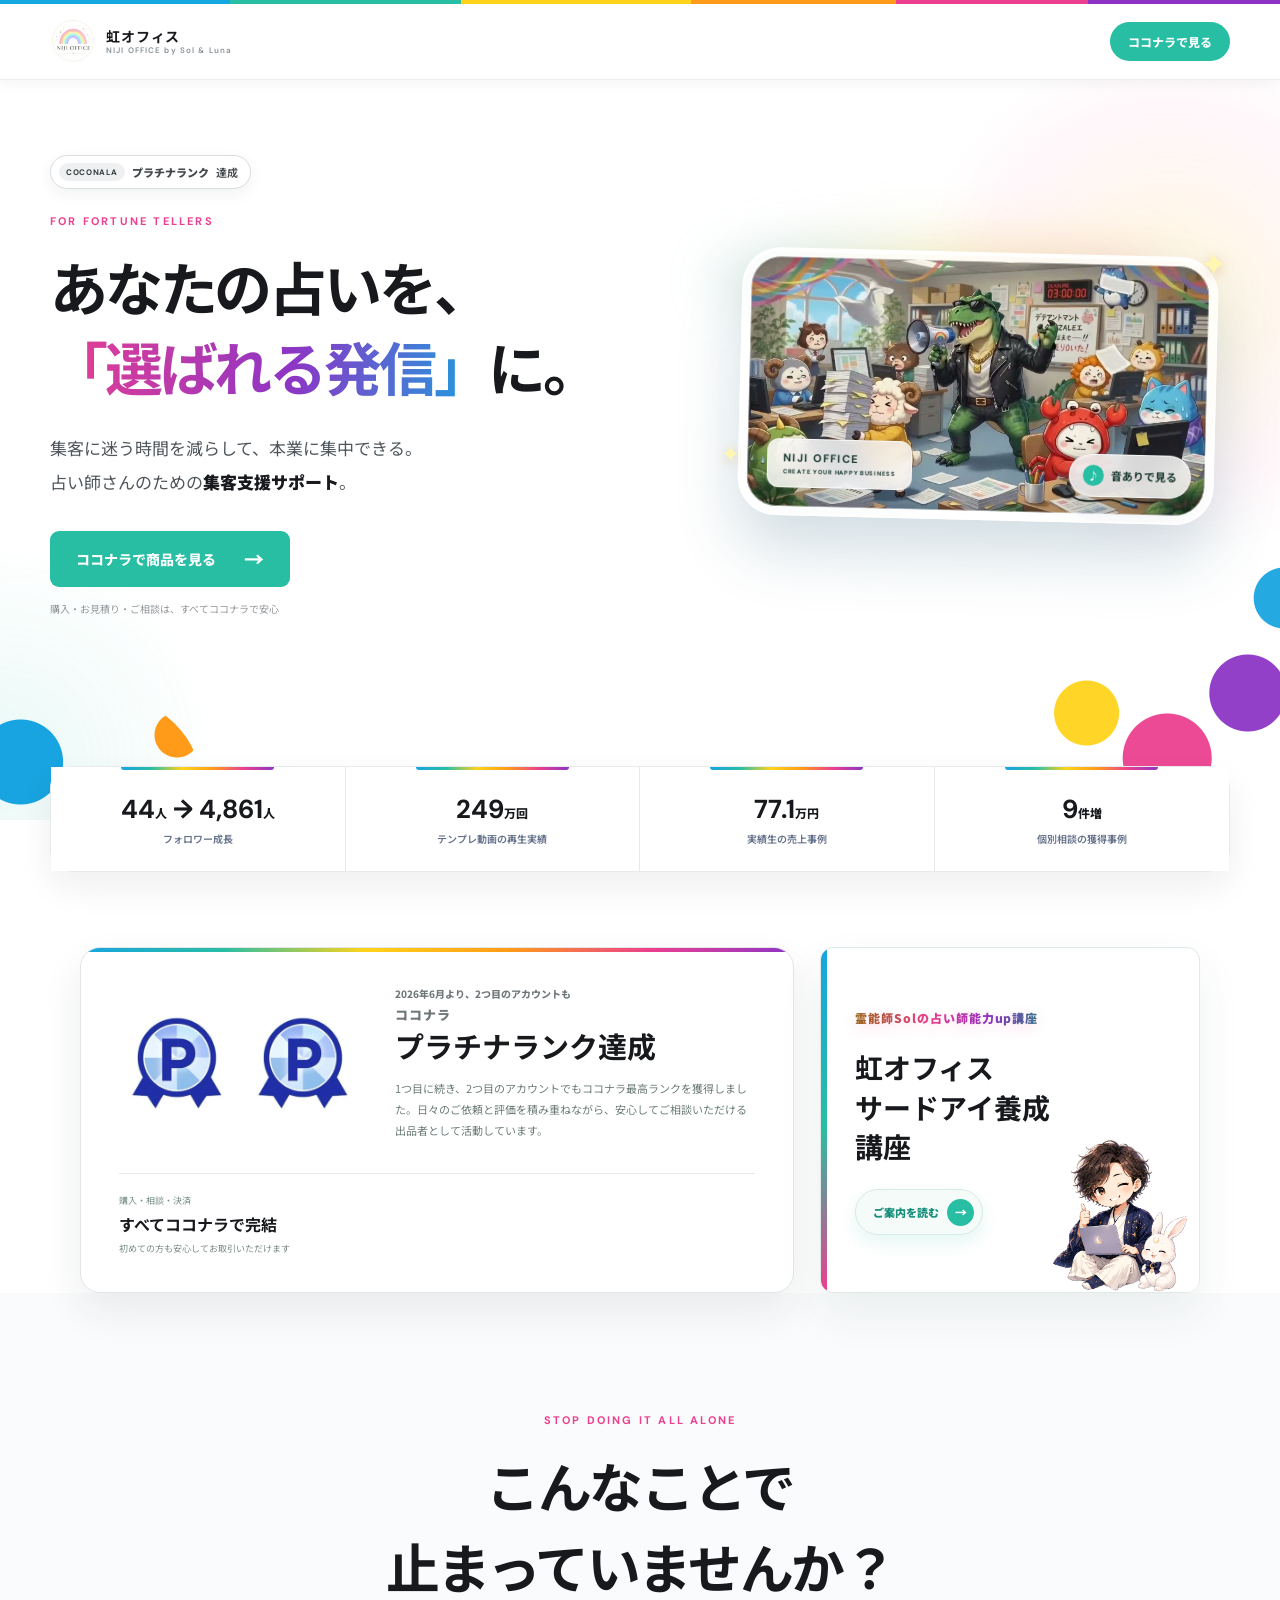
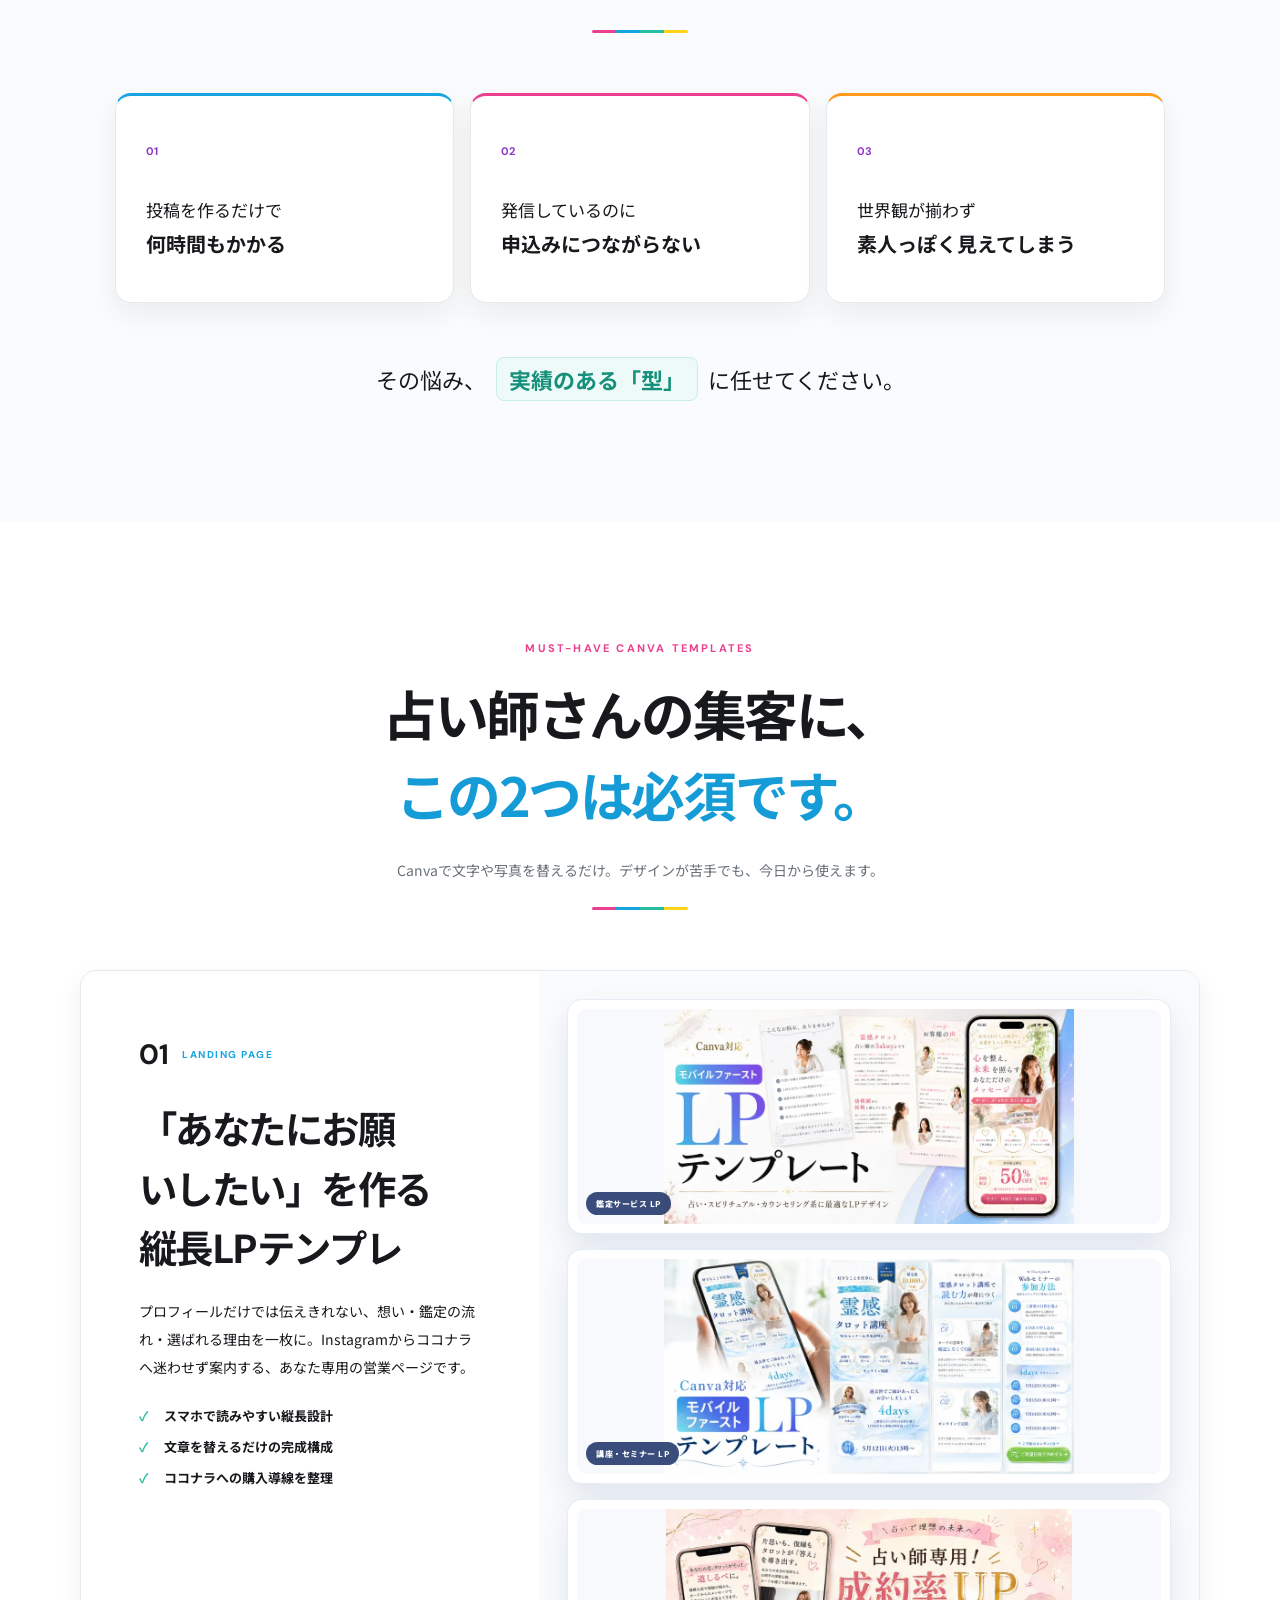
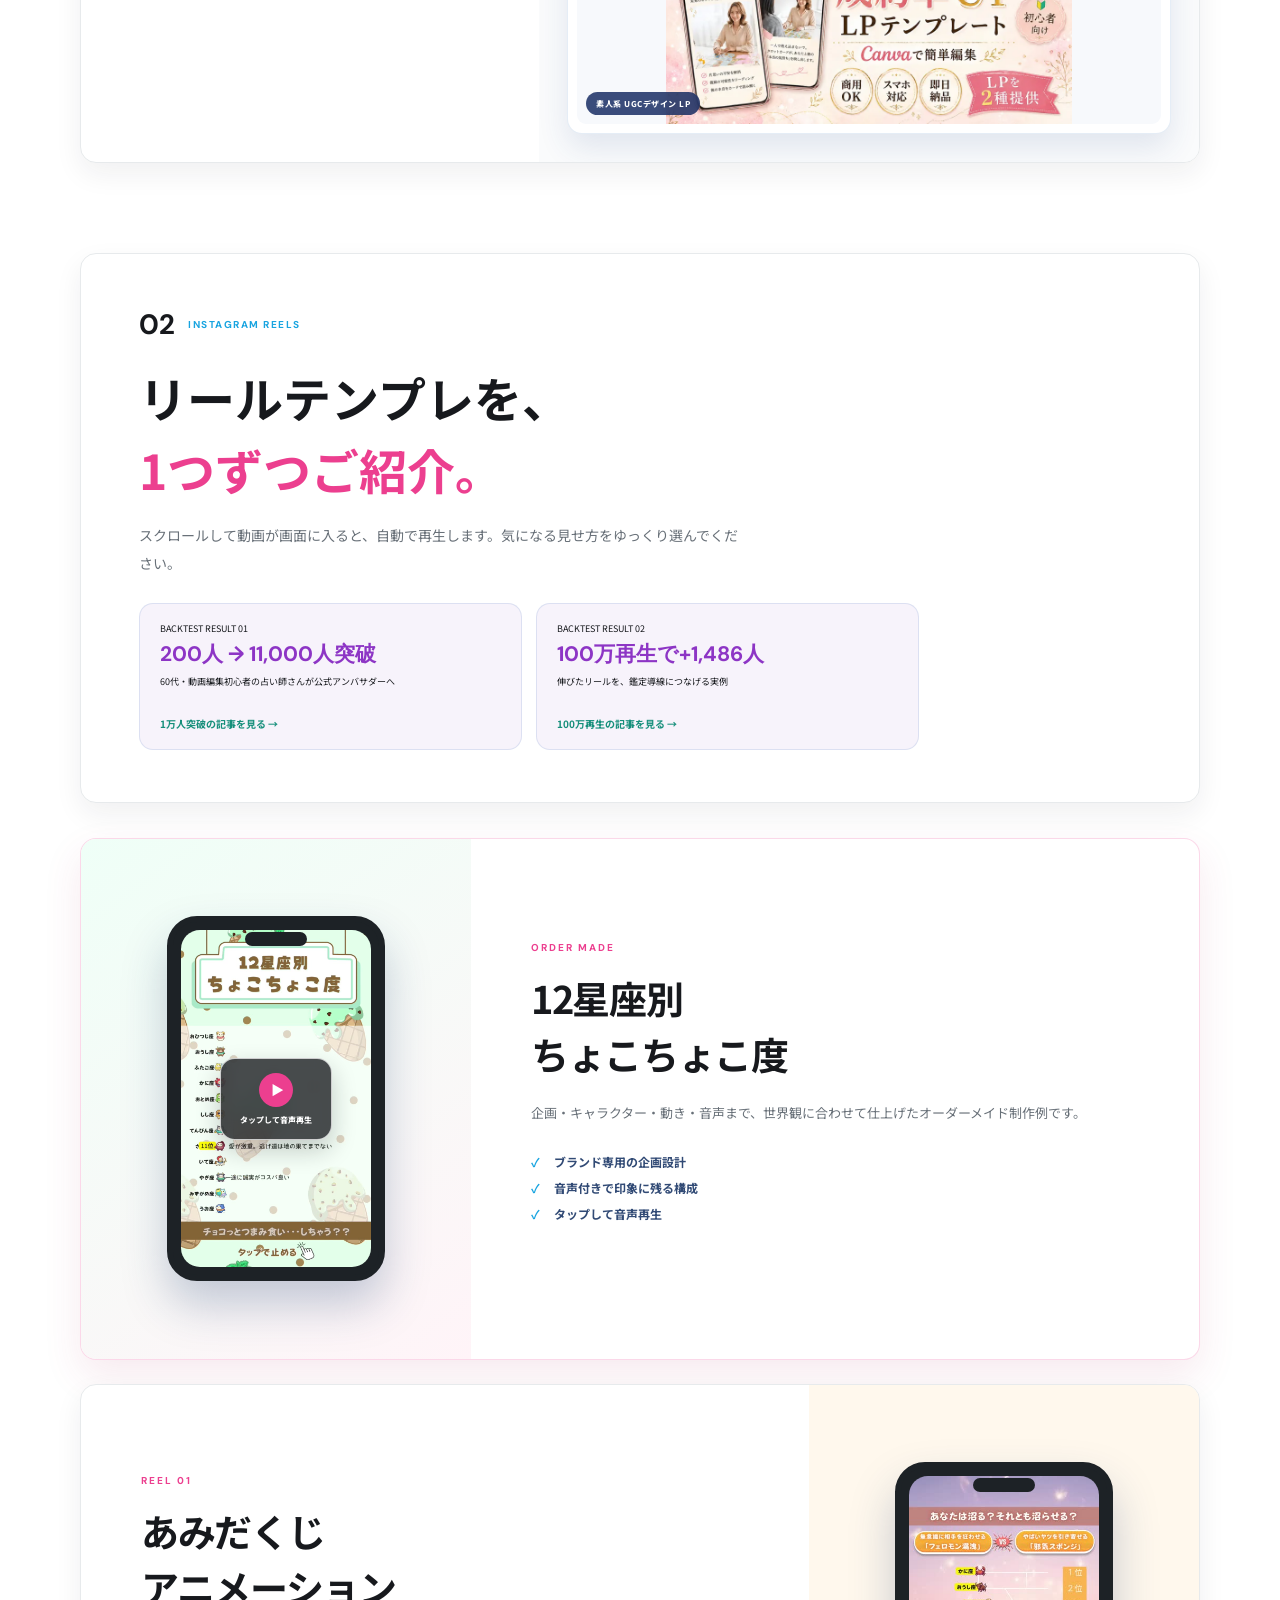
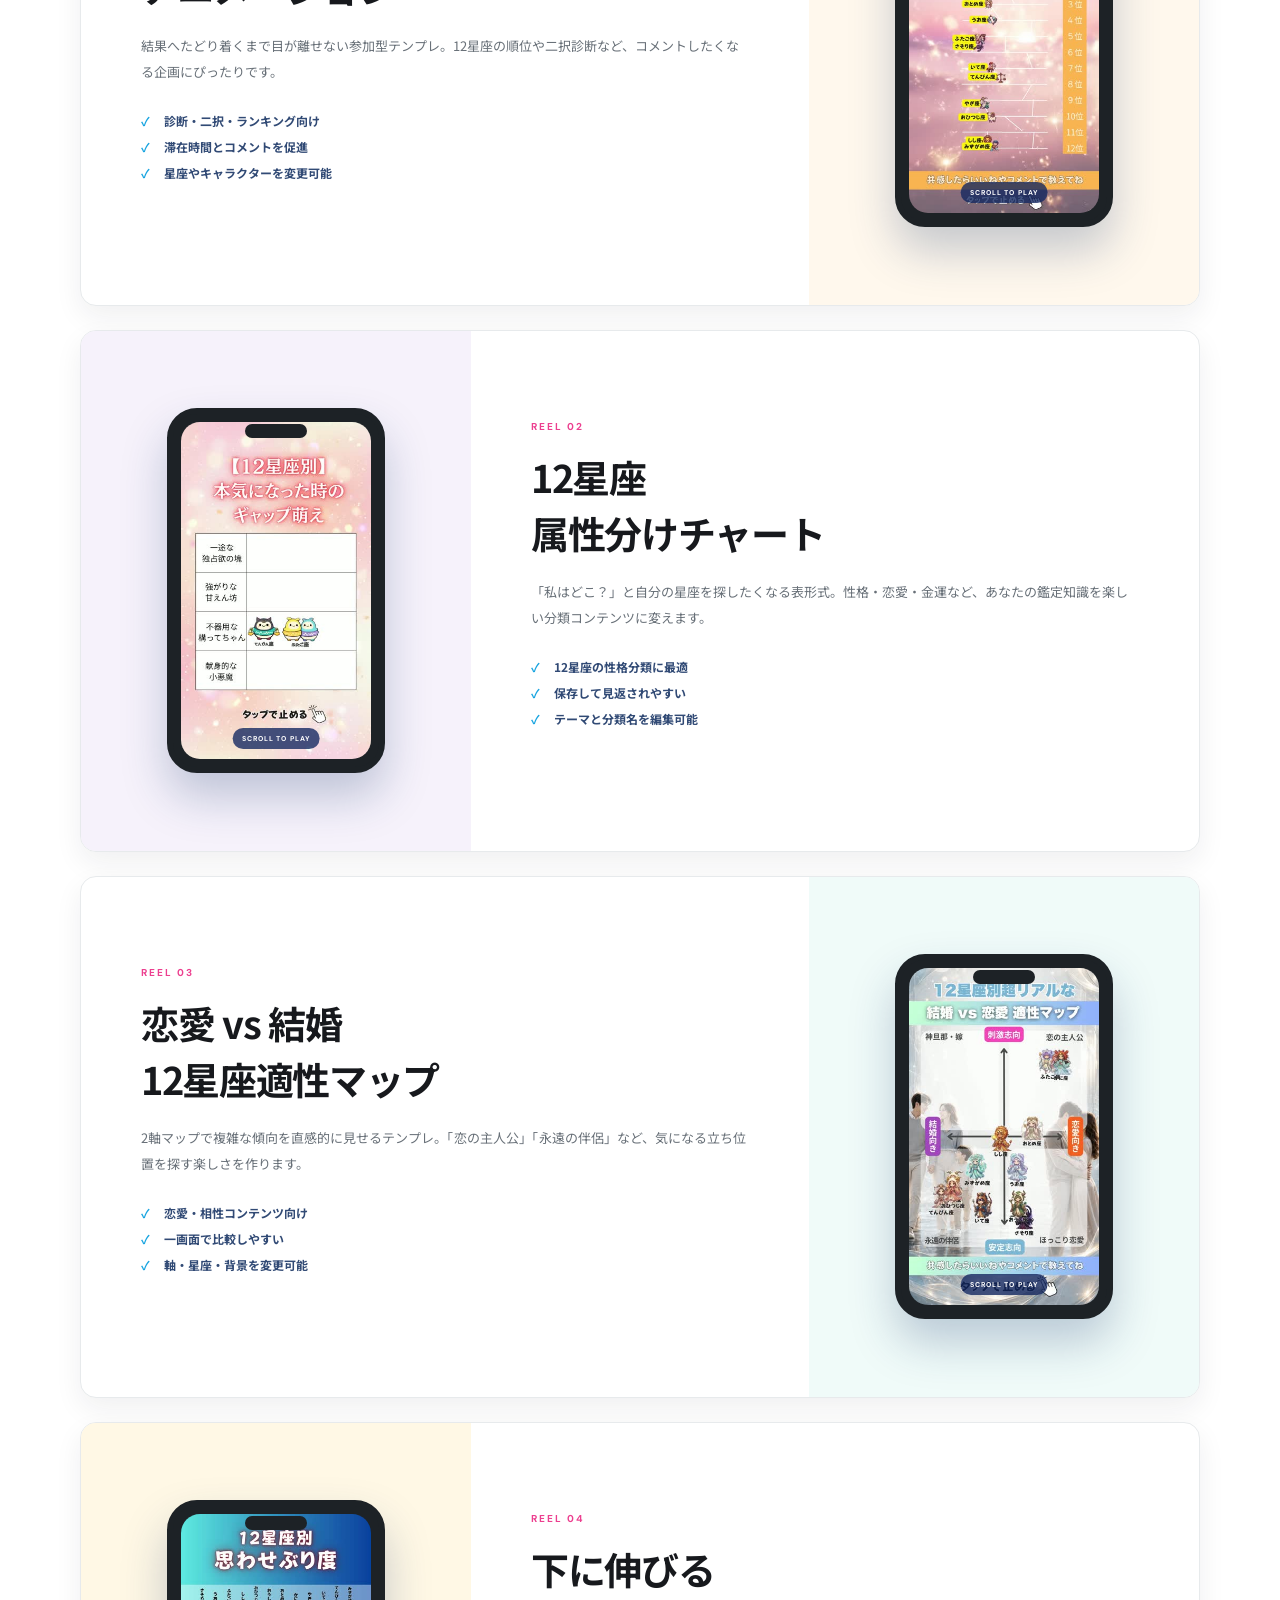
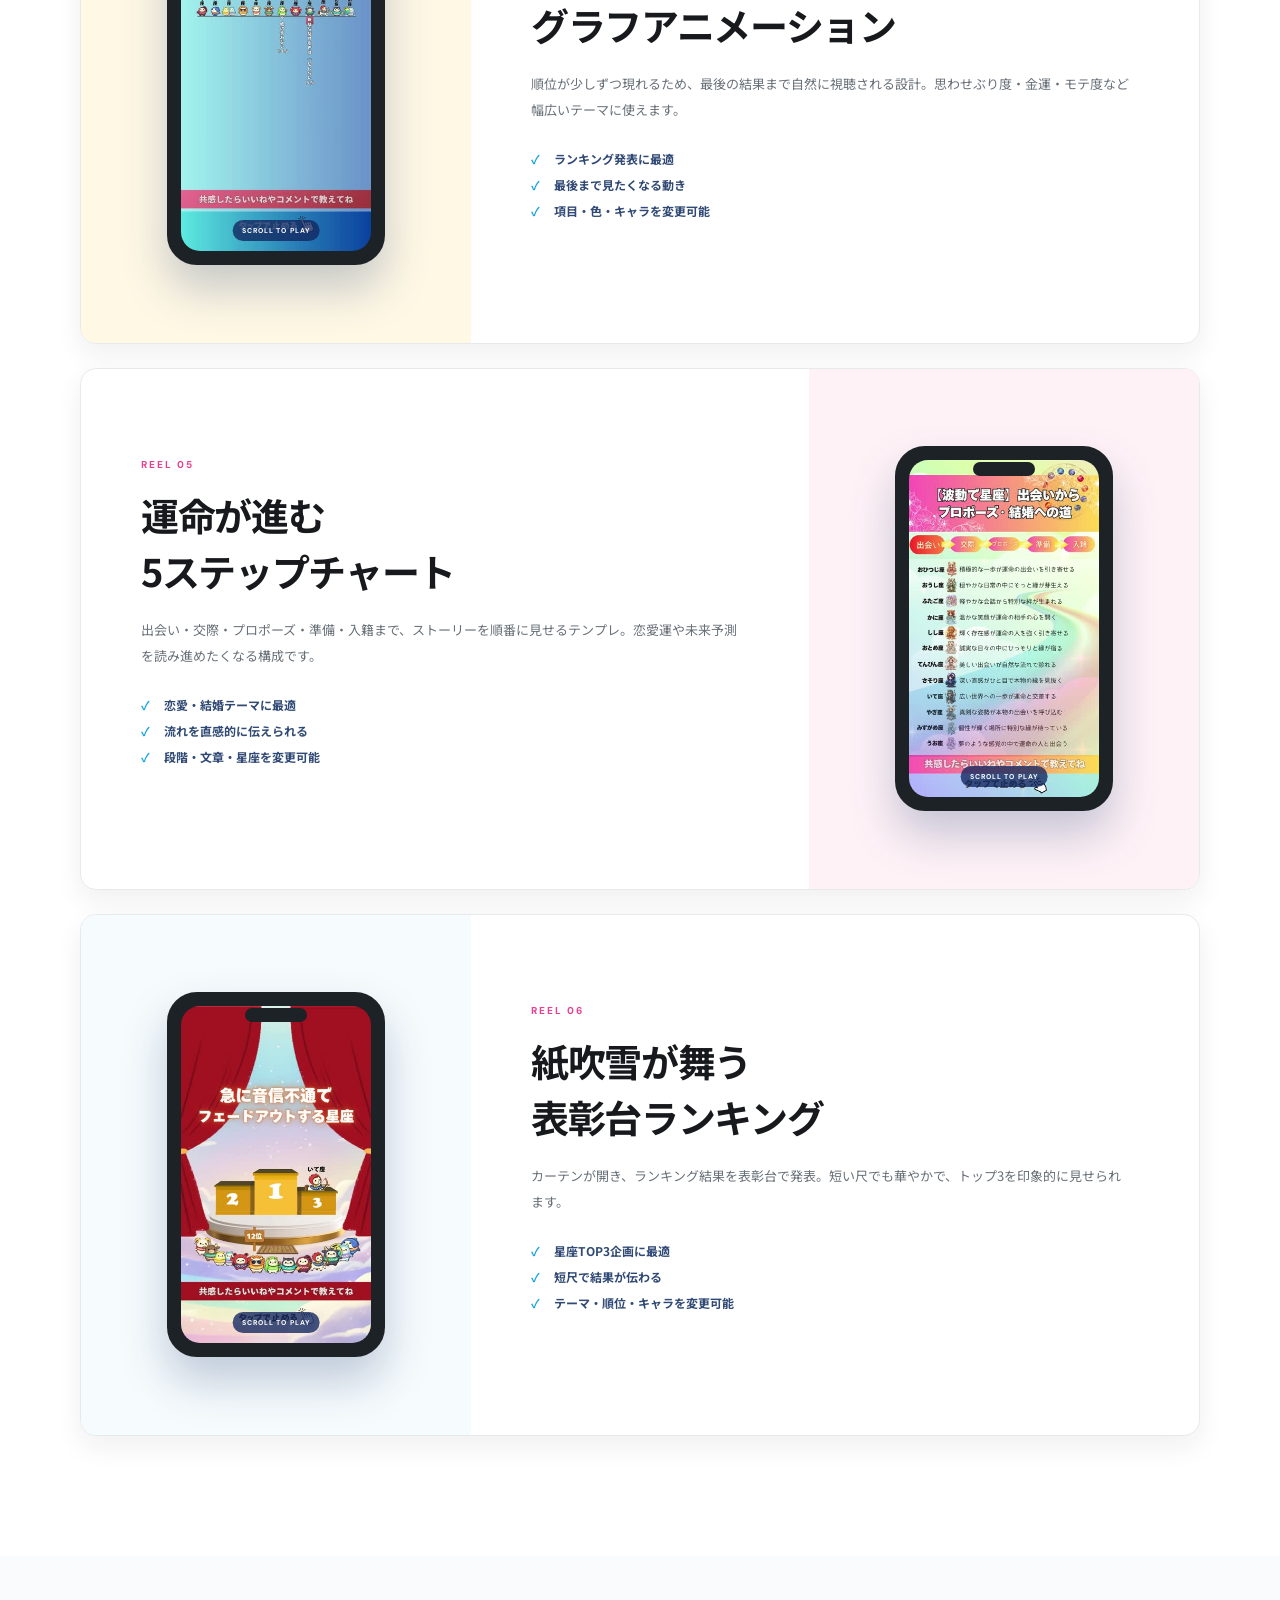
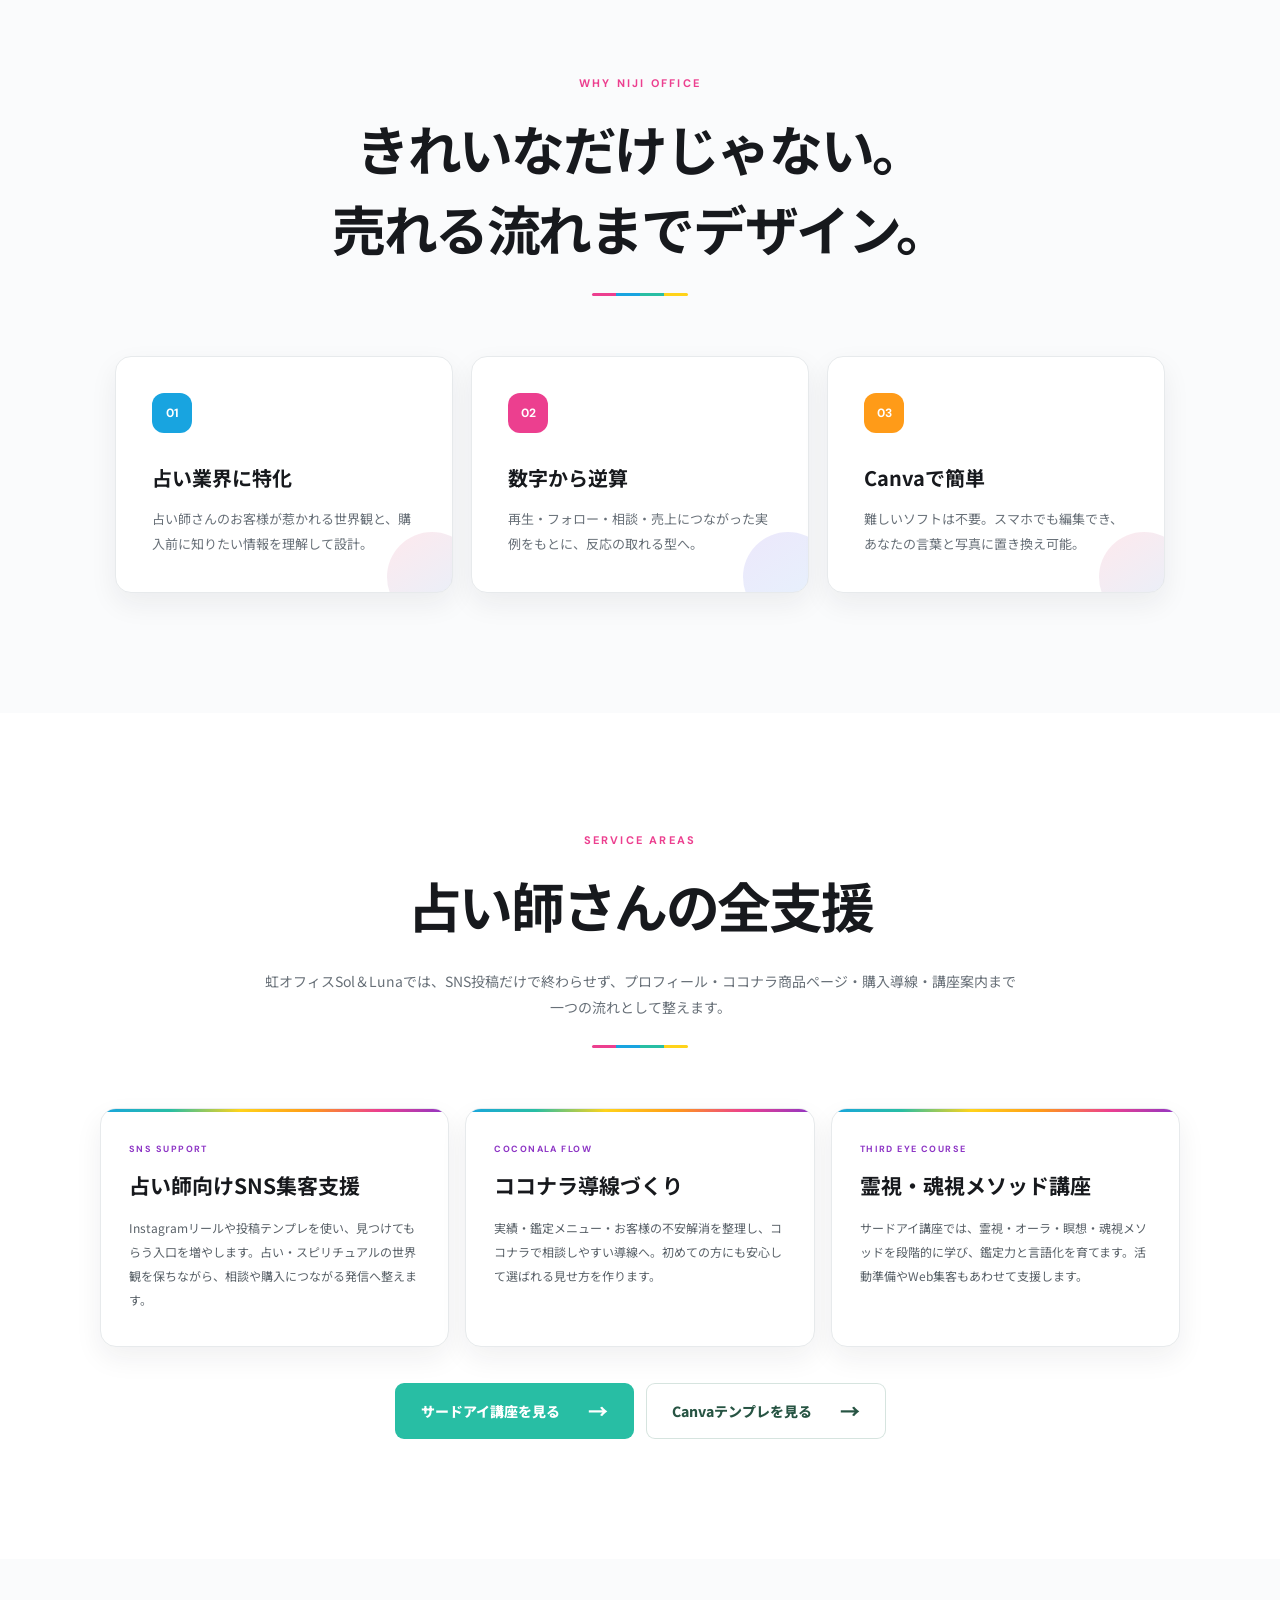
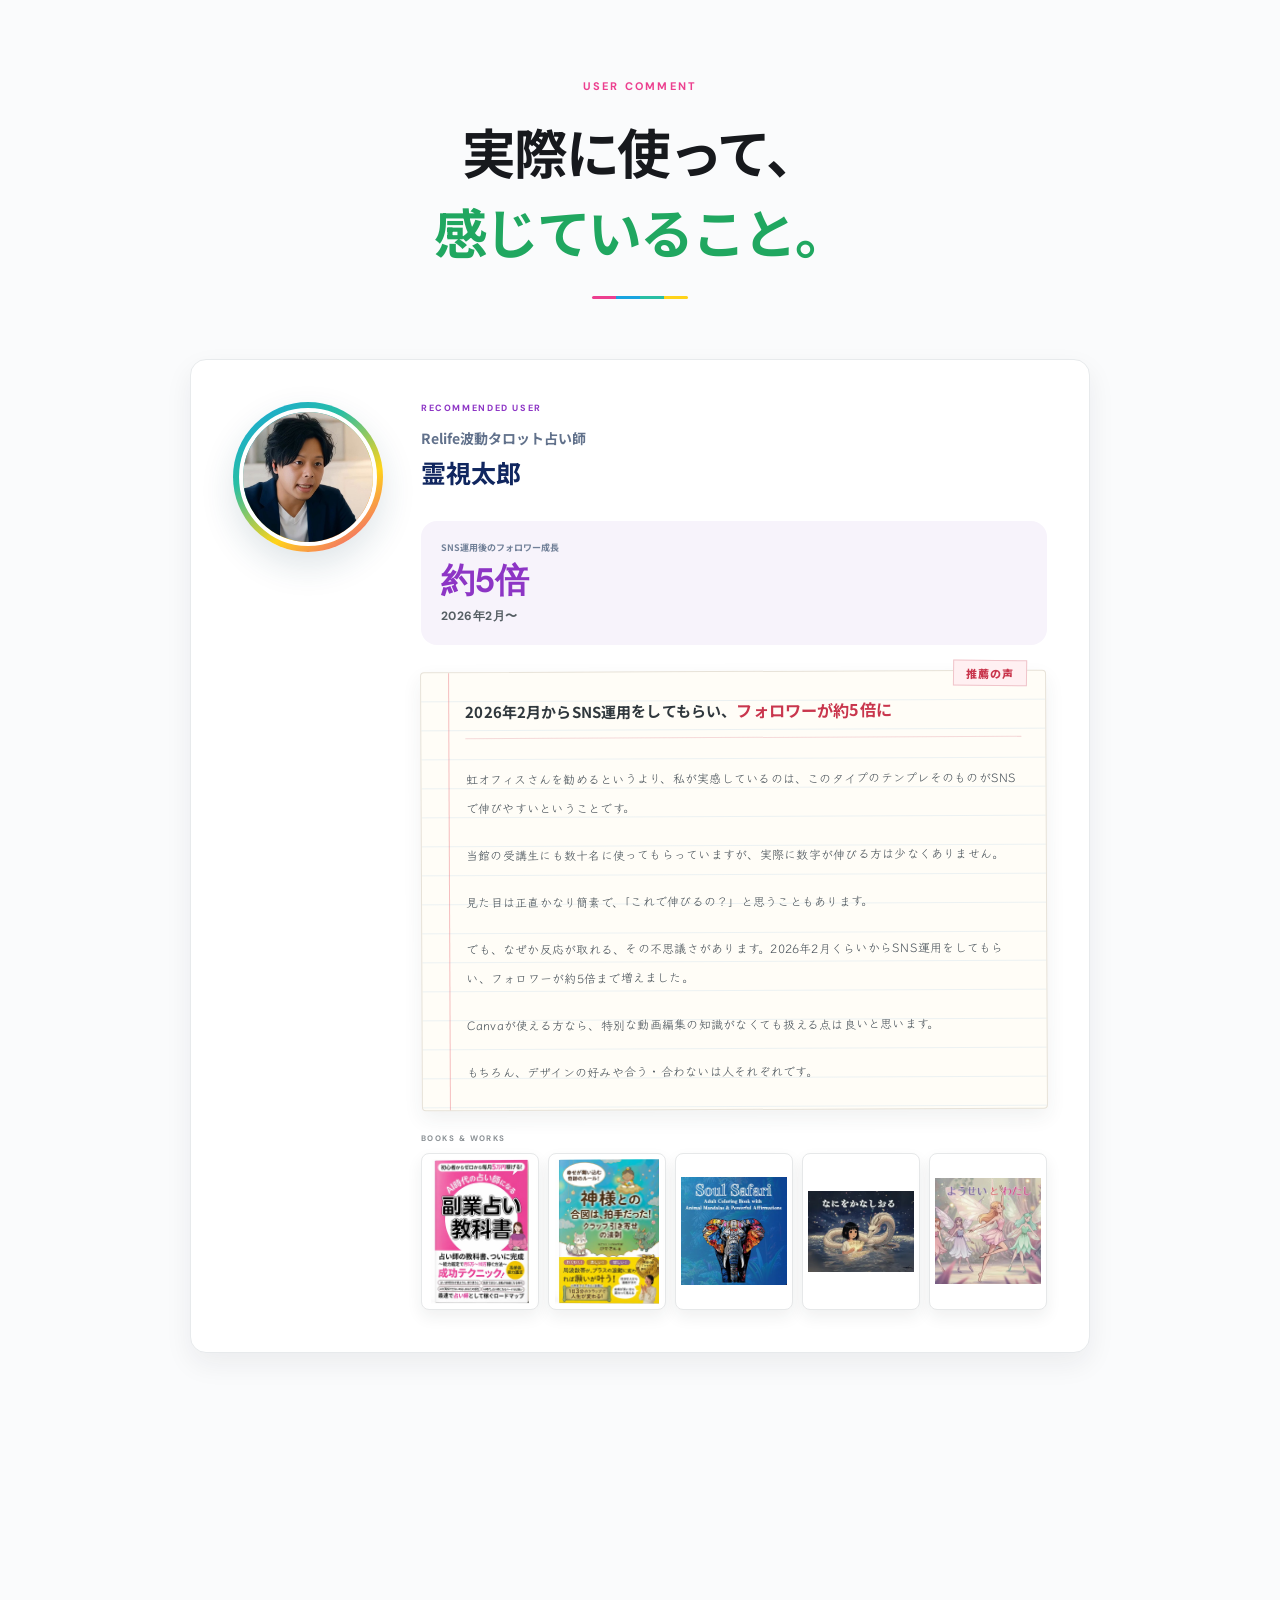
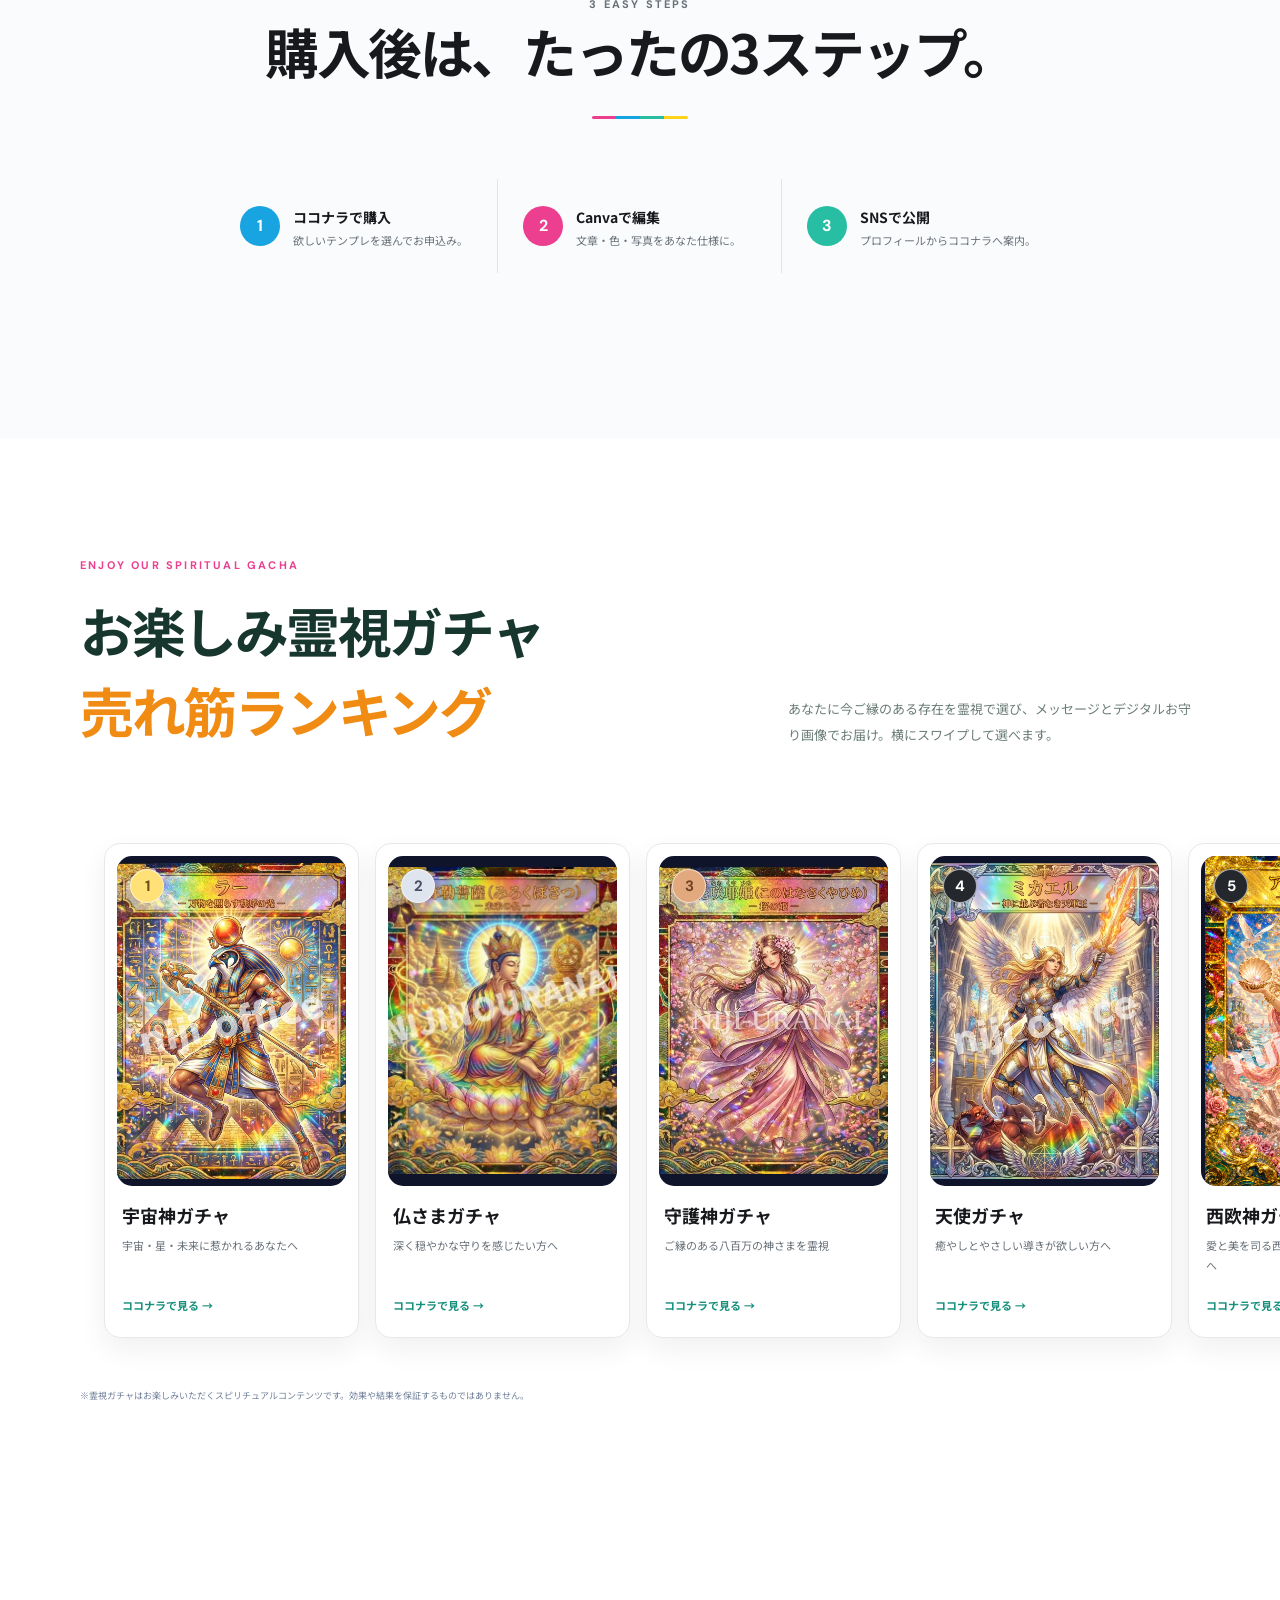
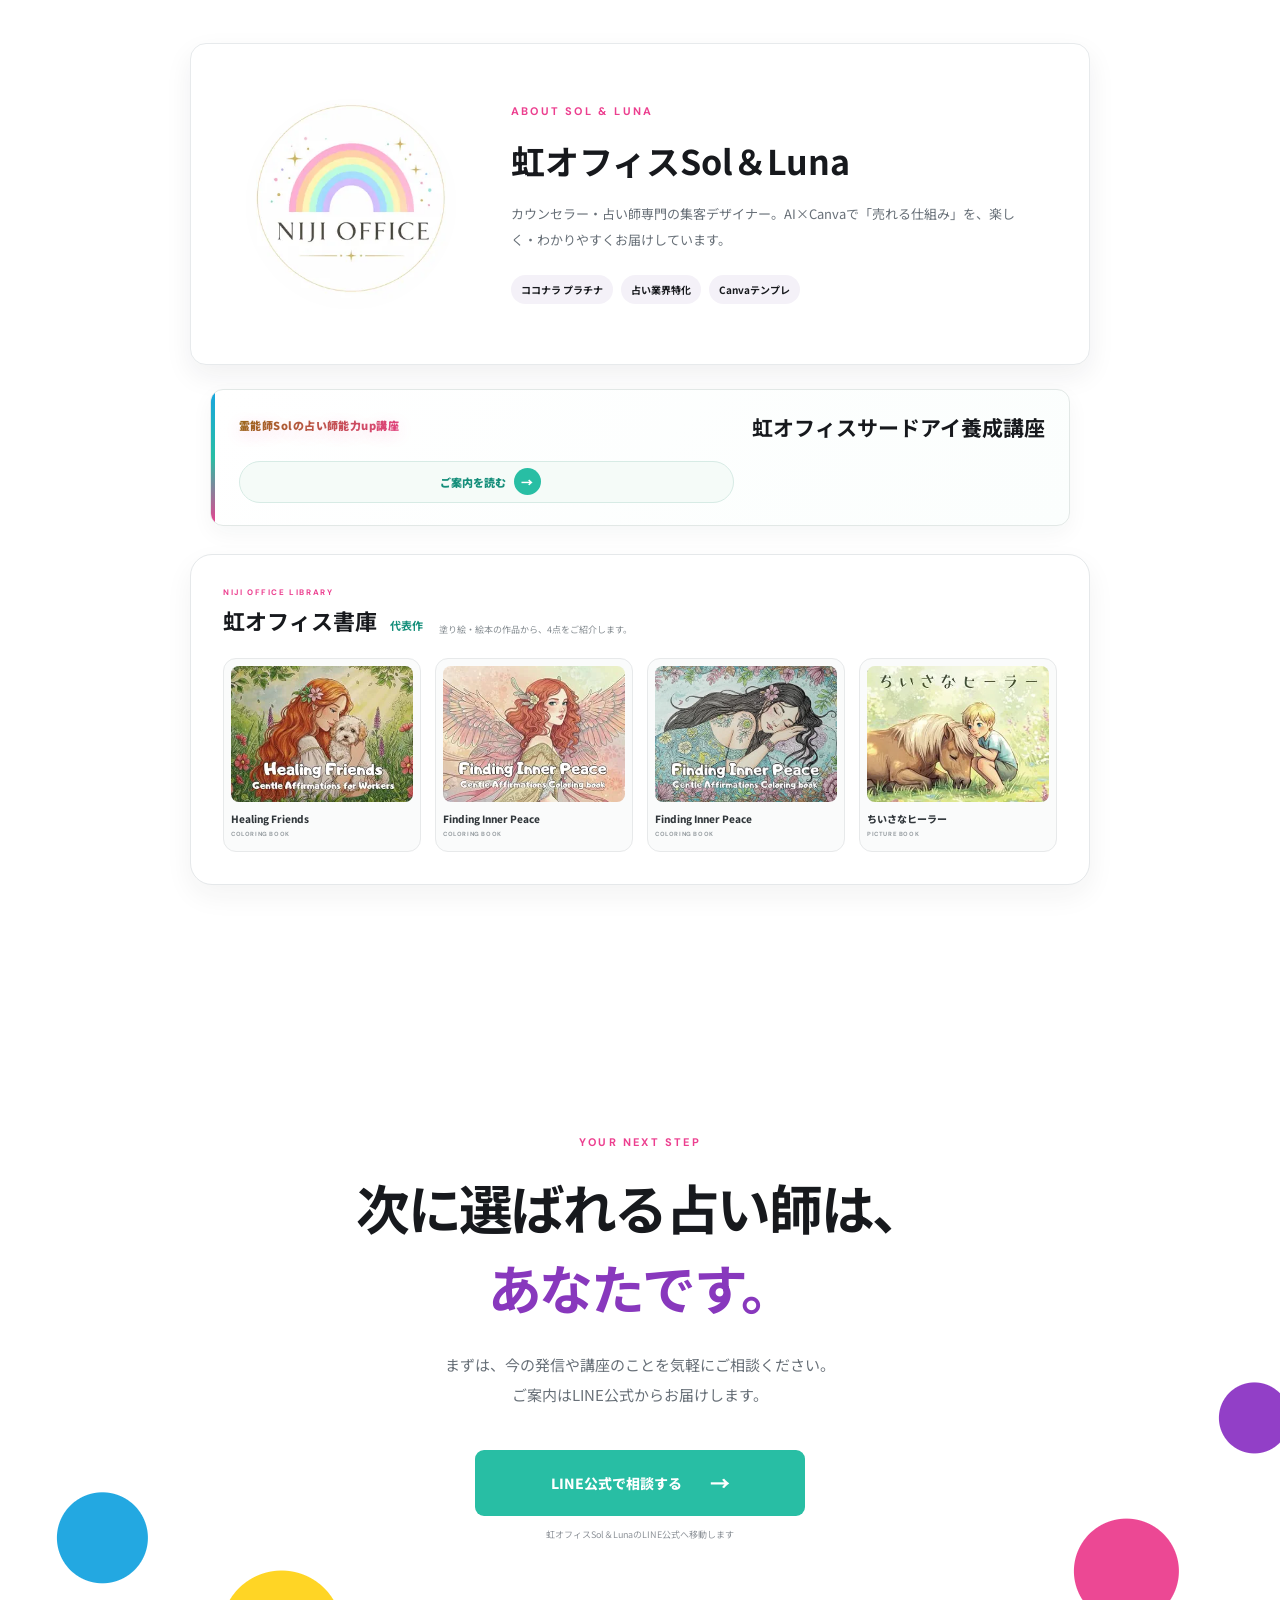
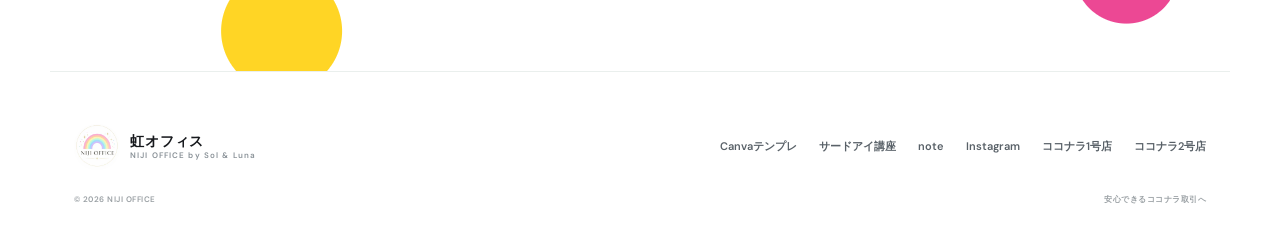
<file: index.html>
<!doctype html>
<html lang="ja">
<head>
  <meta charset="UTF-8">
  <meta name="viewport" content="width=device-width, initial-scale=1, viewport-fit=cover">
  <meta name="robots" content="index, follow, max-image-preview:large">
  <meta name="description" content="虹オフィスSol＆Luna公式サイト。占い師・カウンセラー向けに、ココナラ導線、SNSリール、Canvaテンプレ、サードアイ講座まで支援します。">
  <meta name="theme-color" content="#28bea4">
  <link rel="canonical" href="https://nijioffice.com/lp/">
  <meta property="og:title" content="虹オフィスSol＆Luna公式｜占い師の集客支援">
  <meta property="og:description" content="虹オフィスSol＆Luna公式サイト。占い師さんのSNS集客、ココナラ導線、Canvaテンプレ、サードアイ講座をご案内します。">
  <meta property="og:type" content="website">
  <meta property="og:url" content="https://nijioffice.com/lp/">
  <meta property="og:site_name" content="虹オフィスSol＆Luna">
  <meta property="og:locale" content="ja_JP">
  <meta property="og:image" content="https://nijioffice.com/lp/assets/og-image-v2.png">
  <meta property="og:image:width" content="1200">
  <meta property="og:image:height" content="630">
  <meta property="og:image:alt" content="虹オフィスSol＆Luna公式サイト">
  <meta name="twitter:card" content="summary_large_image">
  <meta name="twitter:title" content="虹オフィスSol＆Luna公式｜占い師の集客支援">
  <meta name="twitter:description" content="虹オフィスSol＆Luna公式サイト。占い師さんのSNS集客、ココナラ導線、Canvaテンプレ、サードアイ講座をご案内します。">
  <meta name="twitter:image" content="https://nijioffice.com/lp/assets/og-image-v2.png">
  <title>虹オフィスSol＆Luna公式｜占い師の集客支援</title>
  <link rel="icon" href="assets/favicon.png" type="image/png">
  <link rel="apple-touch-icon" href="assets/favicon.png">
  <link rel="manifest" href="site.webmanifest">
  <link rel="preconnect" href="https://fonts.googleapis.com">
  <link rel="preconnect" href="https://fonts.gstatic.com" crossorigin>
  <link href="https://fonts.googleapis.com/css2?family=DM+Sans:wght@600;700&family=Klee+One:wght@400;600&family=Noto+Sans+JP:wght@400;500;600;700;800;900&display=swap" rel="stylesheet">
  <link rel="stylesheet" href="styles.css?v=20260830-15">
  <script defer src="app.js?v=20260623-2"></script>
  <script type="application/ld+json">
  {
    "@context": "https://schema.org",
    "@graph": [
      {
        "@type": "WebSite",
        "@id": "https://nijioffice.com/lp/#website",
        "url": "https://nijioffice.com/lp/",
        "name": "虹オフィスSol＆Luna",
        "alternateName": "虹オフィス",
        "inLanguage": "ja",
        "description": "虹オフィスSol＆Lunaの公式サイトです。占い師・カウンセラー向けの集客支援、Canvaテンプレ、霊視ガチャ、サードアイ講座をご案内します。",
        "publisher": {
          "@id": "https://nijioffice.com/lp/#organization"
        }
      },
      {
        "@type": ["Organization", "ProfessionalService"],
        "@id": "https://nijioffice.com/lp/#organization",
        "name": "虹オフィスSol＆Luna",
        "alternateName": [
          "虹オフィス",
          "NIJI OFFICE by Sol & Luna"
        ],
        "url": "https://nijioffice.com/lp/",
        "logo": "https://nijioffice.com/lp/assets/niji-office-logo.webp",
        "image": "https://nijioffice.com/lp/assets/og-image-v2.png",
        "description": "カウンセラー・占い師専門の集客デザイナー。SNSリール、Canvaテンプレ、ココナラ導線、霊視講座を通じて活動を支援しています。",
        "areaServed": "JP",
        "sameAs": [
          "https://note.com/niji_office",
          "https://www.instagram.com/analia.o.tarot/",
          "https://coconala.com/users/5816432",
          "https://coconala.com/users/1907166"
        ],
        "makesOffer": [
          {
            "@type": "Offer",
            "itemOffered": {
              "@type": "Service",
              "name": "占い師向けCanva集客テンプレート",
              "serviceType": "Canvaテンプレート制作・販売"
            }
          },
          {
            "@type": "Offer",
            "itemOffered": {
              "@type": "Service",
              "name": "占い師向けSNS集客支援",
              "serviceType": "Instagramリール・ココナラ導線支援"
            }
          },
          {
            "@type": "Offer",
            "itemOffered": {
              "@type": "Course",
              "name": "虹オフィスサードアイ養成講座",
              "url": "https://nijioffice.com/lp/third-eye-course/"
            }
          }
        ]
      },
      {
        "@type": "BreadcrumbList",
        "@id": "https://nijioffice.com/lp/#breadcrumb",
        "itemListElement": [
          {
            "@type": "ListItem",
            "position": 1,
            "name": "TOP",
            "item": "https://nijioffice.com/lp/"
          }
        ]
      }
    ]
  }
  </script>
</head>
<body>
  <div class="rainbow-bar" aria-hidden="true"></div>
  <header class="header">
    <a class="brand" href="#top" aria-label="虹オフィスSol＆Luna トップへ">
      <img src="assets/niji-office-logo.webp" alt="">
      <span><strong>虹オフィス</strong><small>NIJI OFFICE by Sol & Luna</small></span>
    </a>
    <a class="header-cta" href="https://coconala.com/users/5816432" target="_blank" rel="noopener">ココナラで見る</a>
  </header>

  <main id="top">
    <section class="hero">
      <div class="aurora aurora-a" aria-hidden="true"></div>
      <div class="aurora aurora-b" aria-hidden="true"></div>
      <div class="hero-inner">
        <div class="hero-copy reveal">
          <div class="rank-pill"><span>COCONALA</span><strong>プラチナランク</strong>達成</div>
          <p class="kicker">FOR FORTUNE TELLERS</p>
          <h1>あなたの占いを、<br><span class="hero-main-line"><em>「選ばれる発信」</em><span class="hero-particle">に。</span></span></h1>
          <p class="hero-lead">集客に迷う時間を減らして、<br class="sp-only">本業に集中できる。<br>占い師さんのための<strong>集客支援サポート</strong>。</p>
          <div class="hero-actions">
            <a class="button button-primary" href="https://coconala.com/users/5816432" target="_blank" rel="noopener">ココナラで商品を見る <span>→</span></a>
          </div>
          <p class="hero-note">購入・お見積り・ご相談は、すべてココナラで安心</p>
        </div>
        <div class="hero-visual hero-art reveal" data-delay="120">
          <div class="hero-art-frame">
            <video class="hero-art-video" autoplay muted loop playsinline preload="auto" poster="assets/hero/niji-office-workroom-video-poster.jpg" aria-label="虹オフィスの仲間たちが制作に取り組む、明るく活気あるワークルーム動画">
              <source src="assets/hero/niji-office-workroom-video.mp4?v=20260623-2" type="video/mp4">
            </video>
            <span class="hero-art-label"><b>NIJI OFFICE</b><small>CREATE YOUR HAPPY BUSINESS</small></span>
            <button class="hero-sound-toggle" type="button" aria-label="ヘッダー動画の音声をオンにする" aria-pressed="false"><span>♪</span><b>音ありで見る</b></button>
          </div>
          <span class="hero-art-spark hero-art-spark-a" aria-hidden="true">✦</span>
          <span class="hero-art-spark hero-art-spark-b" aria-hidden="true">✦</span>
        </div>
      </div>
    </section>

    <section class="proof" aria-label="実績">
      <div><strong>44<small>人</small> → 4,861<small>人</small></strong><span>フォロワー成長</span></div>
      <div><strong>249<small>万回</small></strong><span>テンプレ動画の再生実績</span></div>
      <div><strong>77.1<small>万円</small></strong><span>実績生の売上事例</span></div>
      <div><strong>9<small>件増</small></strong><span>個別相談の獲得事例</span></div>
    </section>

    <div class="platinum-course-layout">
      <section class="platinum-trust reveal" aria-label="ココナラ プラチナランク実績">
        <div class="platinum-badges" aria-label="ココナラ プラチナランクを2アカウントで達成">
          <div class="platinum-mark"><img src="assets/platinum/coconala-platinum-badge.jpg" alt="1つ目のアカウントのココナラ プラチナランクバッジ"></div>
          <div class="platinum-mark"><img src="assets/platinum/coconala-platinum-badge.jpg" alt="2つ目のアカウントのココナラ プラチナランクバッジ"></div>
        </div>
        <div class="platinum-copy"><p>2026年6月より、2つ目のアカウントも</p><h2><small>ココナラ</small><strong>プラチナランク達成</strong></h2><span>1つ目に続き、2つ目のアカウントでもココナラ最高ランクを獲得しました。日々のご依頼と評価を積み重ねながら、安心してご相談いただける出品者として活動しています。</span></div>
        <div class="platinum-route"><span>購入・相談・決済</span><strong>すべてココナラで完結</strong><small>初めての方も安心してお取引いただけます</small></div>
      </section>

      <a class="course-announce course-announce-after-platinum reveal" href="third-eye-course/" aria-label="虹オフィスサードアイ養成講座のご案内を読む">
        <span>霊能師Solの占い師能力up講座</span>
        <strong>虹オフィス<br>サードアイ養成講座</strong>
        <img class="course-announce-illustration" src="assets/illustrations/sol-course-card-white.png" alt="" loading="lazy" aria-hidden="true">
        <b><small>ご案内を読む</small><i>→</i></b>
      </a>
    </div>

    <section class="section problem">
      <div class="section-title reveal">
        <p class="kicker">STOP DOING IT ALL ALONE</p>
        <h2>こんなことで<br>止まっていませんか？</h2>
      </div>
      <div class="problem-list">
        <article class="reveal"><span>01</span><p>投稿を作るだけで<br><strong>何時間もかかる</strong></p></article>
        <article class="reveal" data-delay="60"><span>02</span><p>発信しているのに<br><strong>申込みにつながらない</strong></p></article>
        <article class="reveal" data-delay="120"><span>03</span><p>世界観が揃わず<br><strong>素人っぽく見えてしまう</strong></p></article>
      </div>
      <div class="answer reveal"><span>その悩み、</span><strong>実績のある「型」</strong><span>に任せてください。</span></div>
    </section>

    <section class="section templates" id="templates">
      <div class="section-title reveal">
        <p class="kicker">MUST-HAVE CANVA TEMPLATES</p>
        <h2>占い師さんの集客に、<br><span>この2つは必須です。</span></h2>
        <p>Canvaで文字や写真を替えるだけ。デザインが苦手でも、今日から使えます。</p>
      </div>

      <article class="product product-lp reveal">
        <div class="product-copy">
          <p class="product-no">01 <span>LANDING PAGE</span></p>
          <h3>「あなたにお願いしたい」を作る<br><em>縦長LPテンプレ</em></h3>
          <p>プロフィールだけでは伝えきれない、想い・鑑定の流れ・選ばれる理由を一枚に。Instagramからココナラへ迷わせず案内する、あなた専用の営業ページです。</p>
          <ul><li>スマホで読みやすい縦長設計</li><li>文章を替えるだけの完成構成</li><li>ココナラへの購入導線を整理</li></ul>
        </div>
        <div class="product-visual lp-showcase">
          <figure><img src="assets/lp/fortune-lp-template.webp" alt="占い・スピリチュアル向けCanva LPテンプレート実例" loading="lazy"><figcaption>鑑定サービス LP</figcaption></figure>
          <figure><img src="assets/lp/course-lp-template.webp" alt="霊感タロット講座向けCanva LPテンプレート実例" loading="lazy"><figcaption>講座・セミナー LP</figcaption></figure>
          <figure><img src="assets/lp/ugc-lp-template.webp" alt="初心者向けの素人系UGCデザインLPテンプレート実例" loading="lazy"><figcaption>素人系 UGCデザイン LP</figcaption></figure>
        </div>
      </article>

      <div class="reel-intro reveal">
        <p class="product-no">02 <span>INSTAGRAM REELS</span></p>
        <h3>リールテンプレを、<br><em>1つずつご紹介。</em></h3>
        <p>スクロールして動画が画面に入ると、自動で再生します。気になる見せ方をゆっくり選んでください。</p>
        <div class="case-grid">
          <a class="case" href="https://note.com/niji_office/n/n86a67767d61f" target="_blank" rel="noopener"><small>BACKTEST RESULT 01</small><strong>200人 → 11,000人突破</strong><span>60代・動画編集初心者の占い師さんが公式アンバサダーへ</span><b>1万人突破の記事を見る →</b></a>
          <a class="case" href="https://note.com/niji_office/n/n5c0d0950af8a" target="_blank" rel="noopener"><small>BACKTEST RESULT 02</small><strong>100万再生で+1,486人</strong><span>伸びたリールを、鑑定導線につなげる実例</span><b>100万再生の記事を見る →</b></a>
        </div>
      </div>

      <div class="reel-catalog">
        <article class="reel-item reel-item-custom reveal">
          <div class="reel-preview"><div class="reel-phone sound-phone" role="button" tabindex="0" aria-label="タップして音声付き動画を再生"><video class="sound-reel" loop playsinline preload="metadata" poster="assets/reels/custom-order-poster.jpg" aria-label="12星座別ちょこちょこ度の音声付きオーダーメイド動画"><source src="assets/reels/custom-order.mp4?v=20260619-3" type="video/mp4"></video><span class="sound-play"><b>▶</b><small>タップして音声再生</small></span></div></div>
          <div class="reel-copy"><p class="reel-number">ORDER MADE</p><h3>12星座別<br>ちょこちょこ度</h3><p>企画・キャラクター・動き・音声まで、世界観に合わせて仕上げたオーダーメイド制作例です。</p><ul><li>ブランド専用の企画設計</li><li>音声付きで印象に残る構成</li><li>タップして音声再生</li></ul></div>
        </article>

        <article class="reel-item reveal">
          <div class="reel-preview"><div class="reel-phone"><video class="autoplay-reel" muted loop playsinline preload="none" poster="assets/reels/amida-poster.jpg" aria-label="あみだくじアニメーションのプレビュー"><source src="assets/reels/amida.mp4?v=20260618-9" type="video/mp4"></video><span class="playing-label">SCROLL TO PLAY</span></div></div>
          <div class="reel-copy"><p class="reel-number">REEL 01</p><h3>あみだくじ<br>アニメーション</h3><p>結果へたどり着くまで目が離せない参加型テンプレ。12星座の順位や二択診断など、コメントしたくなる企画にぴったりです。</p><ul><li>診断・二択・ランキング向け</li><li>滞在時間とコメントを促進</li><li>星座やキャラクターを変更可能</li></ul></div>
        </article>

        <article class="reel-item reveal">
          <div class="reel-preview"><div class="reel-phone"><video class="autoplay-reel" muted loop playsinline preload="none" poster="assets/reels/attribute-table-poster.jpg" aria-label="属性分け表アニメーションのプレビュー"><source src="assets/reels/attribute-table.mp4?v=20260618-9" type="video/mp4"></video><span class="playing-label">SCROLL TO PLAY</span></div></div>
          <div class="reel-copy"><p class="reel-number">REEL 02</p><h3>12星座<br>属性分けチャート</h3><p>「私はどこ？」と自分の星座を探したくなる表形式。性格・恋愛・金運など、あなたの鑑定知識を楽しい分類コンテンツに変えます。</p><ul><li>12星座の性格分類に最適</li><li>保存して見返されやすい</li><li>テーマと分類名を編集可能</li></ul></div>
        </article>

        <article class="reel-item reveal">
          <div class="reel-preview"><div class="reel-phone"><video class="autoplay-reel" muted loop playsinline preload="none" poster="assets/reels/zodiac-map-poster.jpg" aria-label="12星座適性マップのプレビュー"><source src="assets/reels/zodiac-map.mp4?v=20260618-9" type="video/mp4"></video><span class="playing-label">SCROLL TO PLAY</span></div></div>
          <div class="reel-copy"><p class="reel-number">REEL 03</p><h3>恋愛 vs 結婚<br>12星座適性マップ</h3><p>2軸マップで複雑な傾向を直感的に見せるテンプレ。「恋の主人公」「永遠の伴侶」など、気になる立ち位置を探す楽しさを作ります。</p><ul><li>恋愛・相性コンテンツ向け</li><li>一画面で比較しやすい</li><li>軸・星座・背景を変更可能</li></ul></div>
        </article>

        <article class="reel-item reveal">
          <div class="reel-preview"><div class="reel-phone"><video class="autoplay-reel" muted loop playsinline preload="none" poster="assets/reels/growing-chart-poster.jpg" aria-label="下に伸びるグラフアニメーションのプレビュー"><source src="assets/reels/growing-chart.mp4?v=20260618-9" type="video/mp4"></video><span class="playing-label">SCROLL TO PLAY</span></div></div>
          <div class="reel-copy"><p class="reel-number">REEL 04</p><h3>下に伸びる<br>グラフアニメーション</h3><p>順位が少しずつ現れるため、最後の結果まで自然に視聴される設計。思わせぶり度・金運・モテ度など幅広いテーマに使えます。</p><ul><li>ランキング発表に最適</li><li>最後まで見たくなる動き</li><li>項目・色・キャラを変更可能</li></ul></div>
        </article>

        <article class="reel-item reveal">
          <div class="reel-preview"><div class="reel-phone"><video class="autoplay-reel" muted loop playsinline preload="none" poster="assets/reels/five-steps-poster.jpg" aria-label="5ステップアニメーションのプレビュー"><source src="assets/reels/five-steps.mp4?v=20260618-9" type="video/mp4"></video><span class="playing-label">SCROLL TO PLAY</span></div></div>
          <div class="reel-copy"><p class="reel-number">REEL 05</p><h3>運命が進む<br>5ステップチャート</h3><p>出会い・交際・プロポーズ・準備・入籍まで、ストーリーを順番に見せるテンプレ。恋愛運や未来予測を読み進めたくなる構成です。</p><ul><li>恋愛・結婚テーマに最適</li><li>流れを直感的に伝えられる</li><li>段階・文章・星座を変更可能</li></ul></div>
        </article>

        <article class="reel-item reveal">
          <div class="reel-preview"><div class="reel-phone"><video class="autoplay-reel" muted loop playsinline preload="none" poster="assets/reels/podium-poster.jpg" aria-label="表彰台ランキングアニメーションのプレビュー"><source src="assets/reels/podium.mp4?v=20260618-9" type="video/mp4"></video><span class="playing-label">SCROLL TO PLAY</span></div></div>
          <div class="reel-copy"><p class="reel-number">REEL 06</p><h3>紙吹雪が舞う<br>表彰台ランキング</h3><p>カーテンが開き、ランキング結果を表彰台で発表。短い尺でも華やかで、トップ3を印象的に見せられます。</p><ul><li>星座TOP3企画に最適</li><li>短尺で結果が伝わる</li><li>テーマ・順位・キャラを変更可能</li></ul></div>
        </article>
      </div>
    </section>

    <section class="section why">
      <div class="section-title reveal"><p class="kicker">WHY NIJI OFFICE</p><h2 class="why-title"><span class="why-title-line">きれいなだけじゃない。</span><span class="why-title-line"><b>売れる流れ</b>までデザイン。</span></h2></div>
      <div class="why-grid">
        <article class="reveal"><b>01</b><h3>占い業界に特化</h3><p>占い師さんのお客様が惹かれる世界観と、購入前に知りたい情報を理解して設計。</p></article>
        <article class="reveal" data-delay="60"><b>02</b><h3>数字から逆算</h3><p>再生・フォロー・相談・売上につながった実例をもとに、反応の取れる型へ。</p></article>
        <article class="reveal" data-delay="120"><b>03</b><h3>Canvaで簡単</h3><p>難しいソフトは不要。スマホでも編集でき、あなたの言葉と写真に置き換え可能。</p></article>
      </div>
    </section>

    <section class="section seo-services" id="services">
      <div class="section-title reveal">
        <p class="kicker">SERVICE AREAS</p>
        <h2>占い師さんの全支援</h2>
        <p>虹オフィスSol＆Lunaでは、SNS投稿だけで終わらせず、プロフィール・ココナラ商品ページ・購入導線・講座案内まで一つの流れとして整えます。</p>
      </div>
      <div class="seo-service-grid">
        <article class="reveal">
          <span>SNS SUPPORT</span>
          <h3>占い師向けSNS集客支援</h3>
          <p>Instagramリールや投稿テンプレを使い、見つけてもらう入口を増やします。占い・スピリチュアルの世界観を保ちながら、相談や購入につながる発信へ整えます。</p>
        </article>
        <article class="reveal" data-delay="60">
          <span>COCONALA FLOW</span>
          <h3>ココナラ導線づくり</h3>
          <p>実績・鑑定メニュー・お客様の不安解消を整理し、ココナラで相談しやすい導線へ。初めての方にも安心して選ばれる見せ方を作ります。</p>
        </article>
        <article class="reveal" data-delay="120">
          <span>THIRD EYE COURSE</span>
          <h3>霊視・魂視メソッド講座</h3>
          <p>サードアイ講座では、霊視・オーラ・瞑想・魂視メソッドを段階的に学び、鑑定力と言語化を育てます。活動準備やWeb集客もあわせて支援します。</p>
        </article>
      </div>
      <div class="seo-service-links reveal">
        <a class="button button-primary" href="third-eye-course/">サードアイ講座を見る <span>→</span></a>
        <a class="button button-ghost" href="#templates">Canvaテンプレを見る <span>→</span></a>
      </div>
    </section>

    <section class="section voices" id="voices">
      <div class="section-title reveal">
        <p class="kicker">USER COMMENT</p>
        <h2>実際に使って、<br><span>感じていること。</span></h2>
      </div>
      <div class="hide-endorsement reveal">
        <div class="hide-photo"><img src="assets/voices/relife-hide-portrait.jpg" alt="霊視太郎さん" loading="lazy"></div>
        <div class="hide-profile">
          <p>RECOMMENDED USER</p>
          <h3>Relife波動タロット占い師<br><strong>霊視太郎</strong></h3>
          <div class="hide-growth"><span>SNS運用後のフォロワー成長</span><strong>約5倍</strong><small>2026年2月〜</small></div>
          <blockquote class="hide-comment">
            <h4>2026年2月からSNS運用をしてもらい、<strong>フォロワーが約5倍に</strong></h4>
            <p>虹オフィスさんを勧めるというより、私が実感しているのは、このタイプのテンプレそのものがSNSで伸びやすいということです。</p>
            <p>当館の受講生にも数十名に使ってもらっていますが、実際に数字が伸びる方は少なくありません。</p>
            <p>見た目は正直かなり簡素で、「これで伸びるの？」と思うこともあります。</p>
            <p>でも、なぜか反応が取れる、その不思議さがあります。2026年2月くらいからSNS運用をしてもらい、フォロワーが約5倍まで増えました。</p>
            <p>Canvaが使える方なら、特別な動画編集の知識がなくても扱える点は良いと思います。</p>
            <p>もちろん、デザインの好みや合う・合わないは人それぞれです。</p>
          </blockquote>
          <div class="recommended-books" aria-label="推薦者の著書・制作実績5冊">
            <p>BOOKS &amp; WORKS</p>
            <div>
              <figure><img src="assets/books/book-fukugyo-uranai.webp" alt="副業占い教科書" loading="lazy"></figure>
              <figure><img src="assets/books/book-kamisama.webp" alt="神様との合図は拍手だった" loading="lazy"></figure>
              <figure><img src="assets/books/book-soul-safari.webp" alt="Soul Safari" loading="lazy"></figure>
              <figure><img src="assets/books/book-naniwakanashi.webp" alt="なにをかなしおる" loading="lazy"></figure>
              <figure><img src="assets/books/book-yousei.webp" alt="ようせいとわたし" loading="lazy"></figure>
            </div>
          </div>
        </div>
      </div>
    </section>

    <section class="section steps">
      <div class="section-title reveal"><p class="kicker">3 EASY STEPS</p><h2>購入後は、たったの3ステップ。</h2></div>
      <ol>
        <li class="reveal"><span>1</span><div><strong>ココナラで購入</strong><p>欲しいテンプレを選んでお申込み。</p></div></li>
        <li class="reveal" data-delay="60"><span>2</span><div><strong>Canvaで編集</strong><p>文章・色・写真をあなた仕様に。</p></div></li>
        <li class="reveal" data-delay="120"><span>3</span><div><strong>SNSで公開</strong><p>プロフィールからココナラへ案内。</p></div></li>
      </ol>
    </section>

    <section class="section gacha" id="gacha">
      <div class="gacha-head reveal">
        <div><p class="kicker">ENJOY OUR SPIRITUAL GACHA</p><h2>お楽しみ霊視ガチャ<br><span>売れ筋ランキング</span></h2></div>
        <p>あなたに今ご縁のある存在を霊視で選び、メッセージとデジタルお守り画像でお届け。横にスワイプして選べます。</p>
      </div>
      <div class="gacha-track" aria-label="霊視ガチャ売れ筋ランキング">
        <a class="gacha-card rank-1" href="https://coconala.com/services/4067998" target="_blank" rel="noopener"><span class="medal">1</span><div class="gacha-art"><img src="assets/gacha/rank-1-ra.jpg" alt="宇宙神ガチャのラーのカバー画像" loading="lazy"></div><h3>宇宙神ガチャ</h3><p>宇宙・星・未来に惹かれるあなたへ</p><b class="card-link">ココナラで見る →</b></a>
        <a class="gacha-card rank-2" href="https://coconala.com/services/4174682" target="_blank" rel="noopener"><span class="medal">2</span><div class="gacha-art"><img src="assets/gacha/rank-2-miroku.webp" alt="仏さまガチャの弥勒菩薩のカバー画像" loading="lazy"></div><h3>仏さまガチャ</h3><p>深く穏やかな守りを感じたい方へ</p><b class="card-link">ココナラで見る →</b></a>
        <a class="gacha-card rank-3" href="https://coconala.com/services/4044121" target="_blank" rel="noopener"><span class="medal">3</span><div class="gacha-art"><img src="assets/gacha/rank-3-konohanasakuya.webp" alt="守護神ガチャの木花咲耶姫のカバー画像" loading="lazy"></div><h3>守護神ガチャ</h3><p>ご縁のある八百万の神さまを霊視</p><b class="card-link">ココナラで見る →</b></a>
        <a class="gacha-card" href="https://coconala.com/services/4067983" target="_blank" rel="noopener"><span class="medal">4</span><div class="gacha-art"><img src="assets/gacha/rank-4-michael.jpg" alt="天使ガチャのミカエルのカバー画像" loading="lazy"></div><h3>天使ガチャ</h3><p>癒やしとやさしい導きが欲しい方へ</p><b class="card-link">ココナラで見る →</b></a>
        <a class="gacha-card" href="https://coconala.com/users/5816432" target="_blank" rel="noopener"><span class="medal">5</span><div class="gacha-art"><img src="assets/gacha/rank-5-aphrodite.webp" alt="西欧神ガチャのアフロディーテのカバー画像" loading="lazy"></div><h3>西欧神ガチャ</h3><p>愛と美を司る西欧神とのご縁を知りたい方へ</p><b class="card-link">ココナラで見る →</b></a>
        <a class="gacha-card gacha-new" href="https://coconala.com/services/4228674?ref=profile_top_service" target="_blank" rel="noopener"><span class="medal medal-new">NEW</span><div class="gacha-art"><img src="assets/gacha/money-god-ganesha.webp" alt="金運神相性ガチャのガネーシャのカバー画像" loading="lazy"></div><h3>金運神相性ガチャ</h3><p>成功と豊穣を宿す金運神との相性を知りたい方へ</p><b class="card-link">ココナラで見る →</b></a>
      </div>
      <p class="swipe-hint">← SWIPE →</p>
      <p class="disclaimer">※霊視ガチャはお楽しみいただくスピリチュアルコンテンツです。効果や結果を保証するものではありません。</p>
    </section>

    <section class="section profile">
      <div class="profile-card reveal">
        <img src="assets/niji-office-logo.webp" alt="虹オフィスのロゴ" loading="lazy">
        <div><p class="kicker">ABOUT SOL &amp; LUNA</p><h2>虹オフィスSol＆Luna</h2><p>カウンセラー・占い師専門の集客デザイナー。AI×Canvaで「売れる仕組み」を、楽しく・わかりやすくお届けしています。</p><div class="profile-badges"><span>ココナラ プラチナ</span><span>占い業界特化</span><span>Canvaテンプレ</span></div></div>
      </div>
      <a class="course-announce" href="third-eye-course/" aria-label="虹オフィスサードアイ養成講座のご案内を読む">
        <span>霊能師Solの占い師能力up講座</span>
        <strong>虹オフィスサードアイ養成講座</strong>
        <b><small>ご案内を読む</small><i>→</i></b>
      </a>
      <div class="profile-library reveal" aria-label="虹オフィスの代表作4点">
        <div class="library-heading"><p>NIJI OFFICE LIBRARY</p><h3>虹オフィス書庫 <span>代表作</span></h3><small>塗り絵・絵本の作品から、4点をご紹介します。</small></div>
        <div class="library-grid">
          <figure><img src="assets/library/healing-friends.webp" alt="Healing Friends" loading="lazy"><figcaption>Healing Friends<small>COLORING BOOK</small></figcaption></figure>
          <figure><img src="assets/library/finding-inner-peace-angel.webp" alt="Finding Inner Peace 天使" loading="lazy"><figcaption>Finding Inner Peace<small>COLORING BOOK</small></figcaption></figure>
          <figure><img src="assets/library/finding-inner-peace-floral.webp" alt="Finding Inner Peace 花と女性" loading="lazy"><figcaption>Finding Inner Peace<small>COLORING BOOK</small></figcaption></figure>
          <figure><img src="assets/library/chiisana-healer.webp" alt="ちいさなヒーラー" loading="lazy"><figcaption>ちいさなヒーラー<small>PICTURE BOOK</small></figcaption></figure>
        </div>
      </div>
    </section>

    <section class="final-cta">
      <div class="reveal">
        <p class="kicker">YOUR NEXT STEP</p>
        <h2>次に選ばれる占い師は、<br><span>あなたです。</span></h2>
        <p>まずは、今の発信や講座のことを気軽にご相談ください。<br>ご案内はLINE公式からお届けします。</p>
        <a class="button button-primary button-large" href="https://lin.ee/V6x6pLY" target="_blank" rel="noopener">LINE公式で相談する <span>→</span></a>
        <small>虹オフィスSol＆LunaのLINE公式へ移動します</small>
      </div>
    </section>
  </main>

  <footer class="site-footer" id="footer">
    <div class="footer-top"><a class="brand" href="#top"><img src="assets/niji-office-logo.webp" alt="" loading="lazy"><span><strong>虹オフィス</strong><small>NIJI OFFICE by Sol & Luna</small></span></a><nav aria-label="サイト内外リンク"><a href="#templates">Canvaテンプレ</a><a href="third-eye-course/">サードアイ講座</a><a href="https://note.com/niji_office" target="_blank" rel="noopener">note</a><a href="https://www.instagram.com/analia.o.tarot/" target="_blank" rel="noopener">Instagram</a><a href="https://coconala.com/users/5816432" target="_blank" rel="noopener">ココナラ1号店</a><a href="https://coconala.com/users/1907166" target="_blank" rel="noopener">ココナラ2号店</a></nav></div>
    <div class="footer-bottom"><small>© <span id="year"></span> NIJI OFFICE</small><span>安心できるココナラ取引へ</span></div>
  </footer>
</body>
</html>
</file>
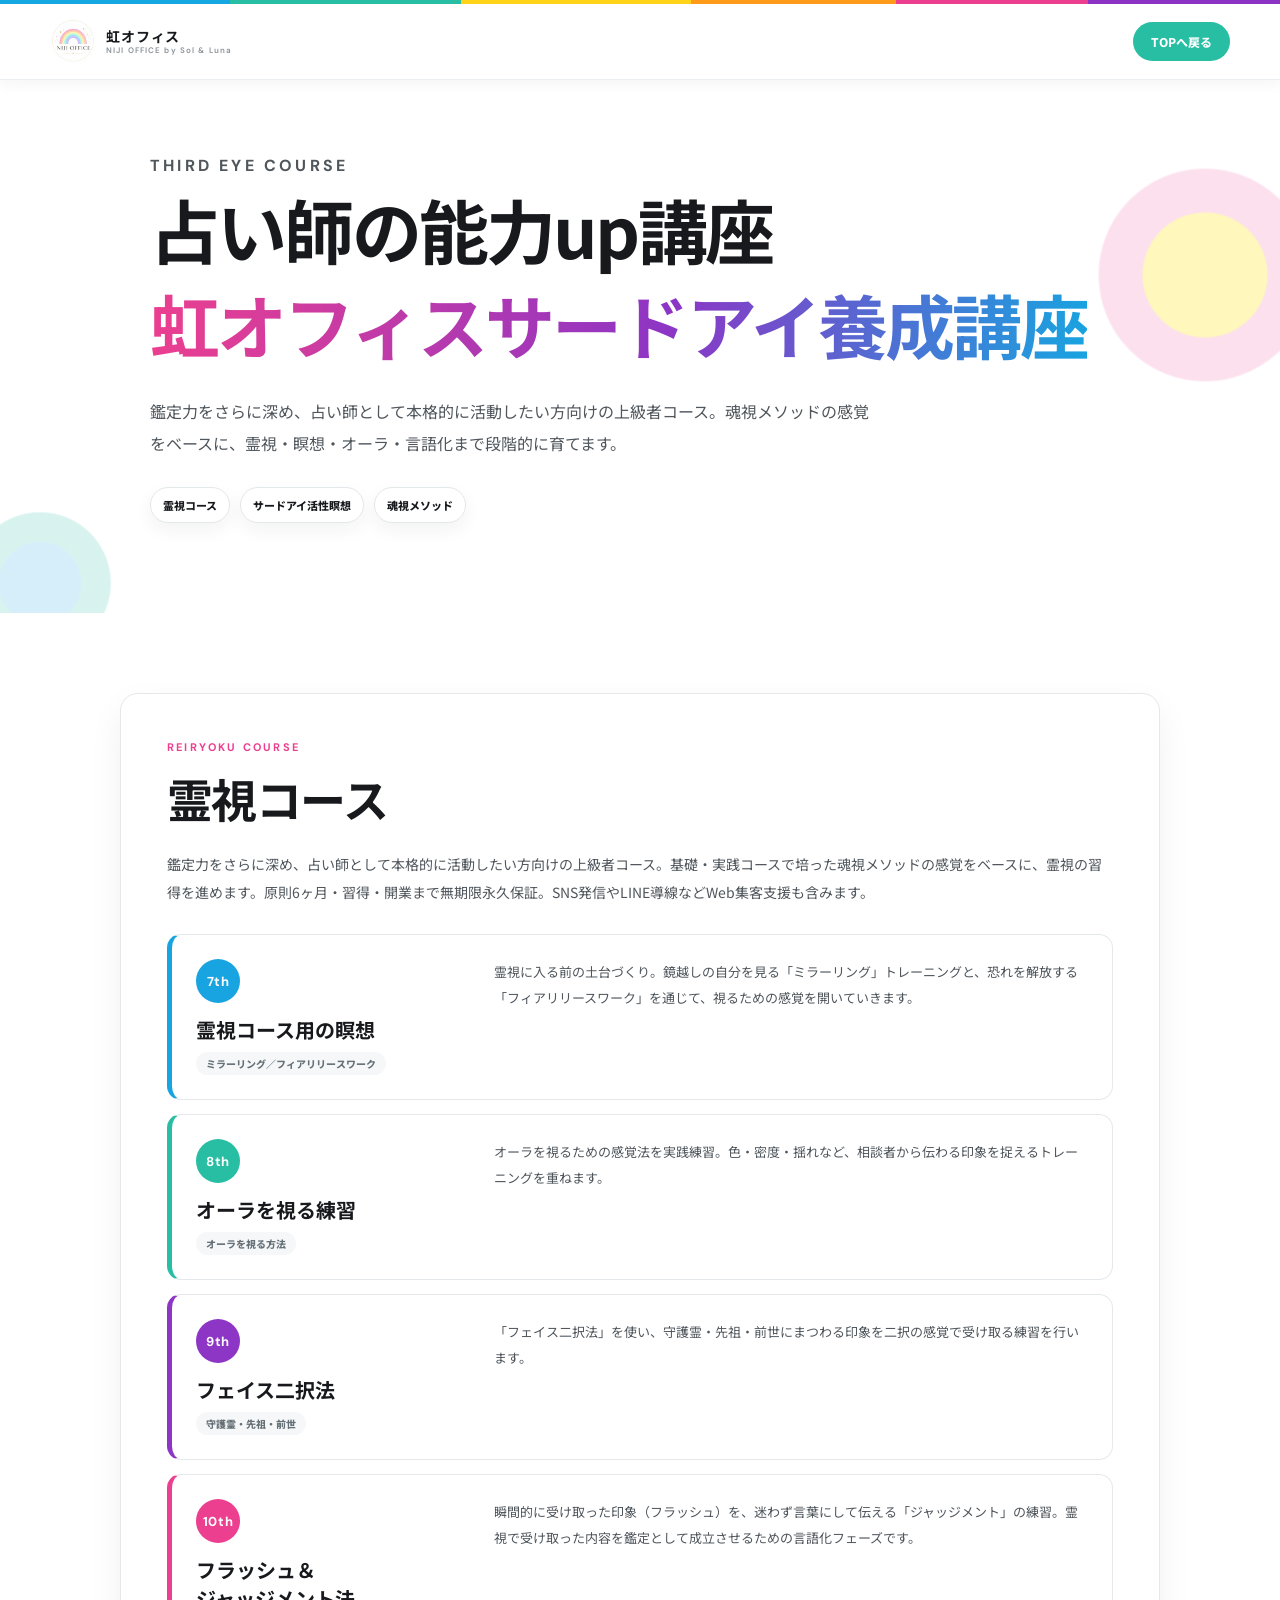
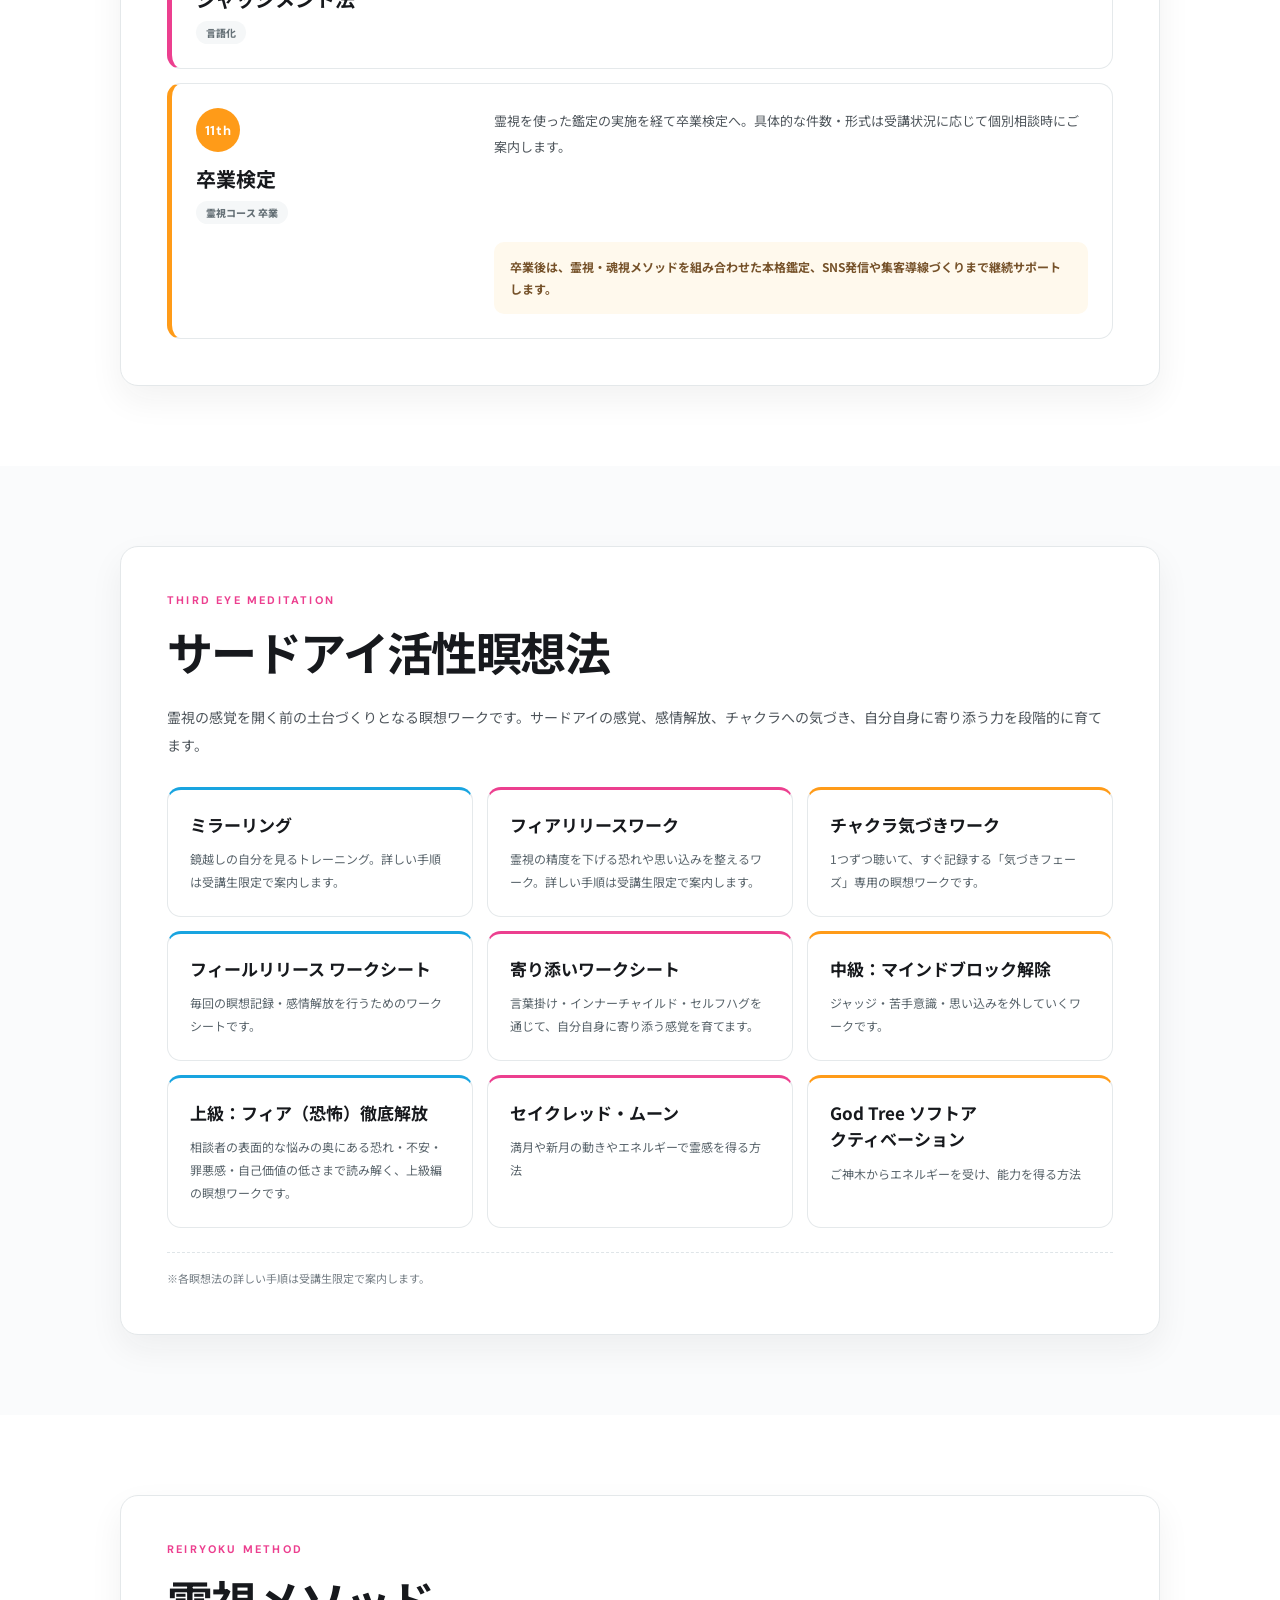
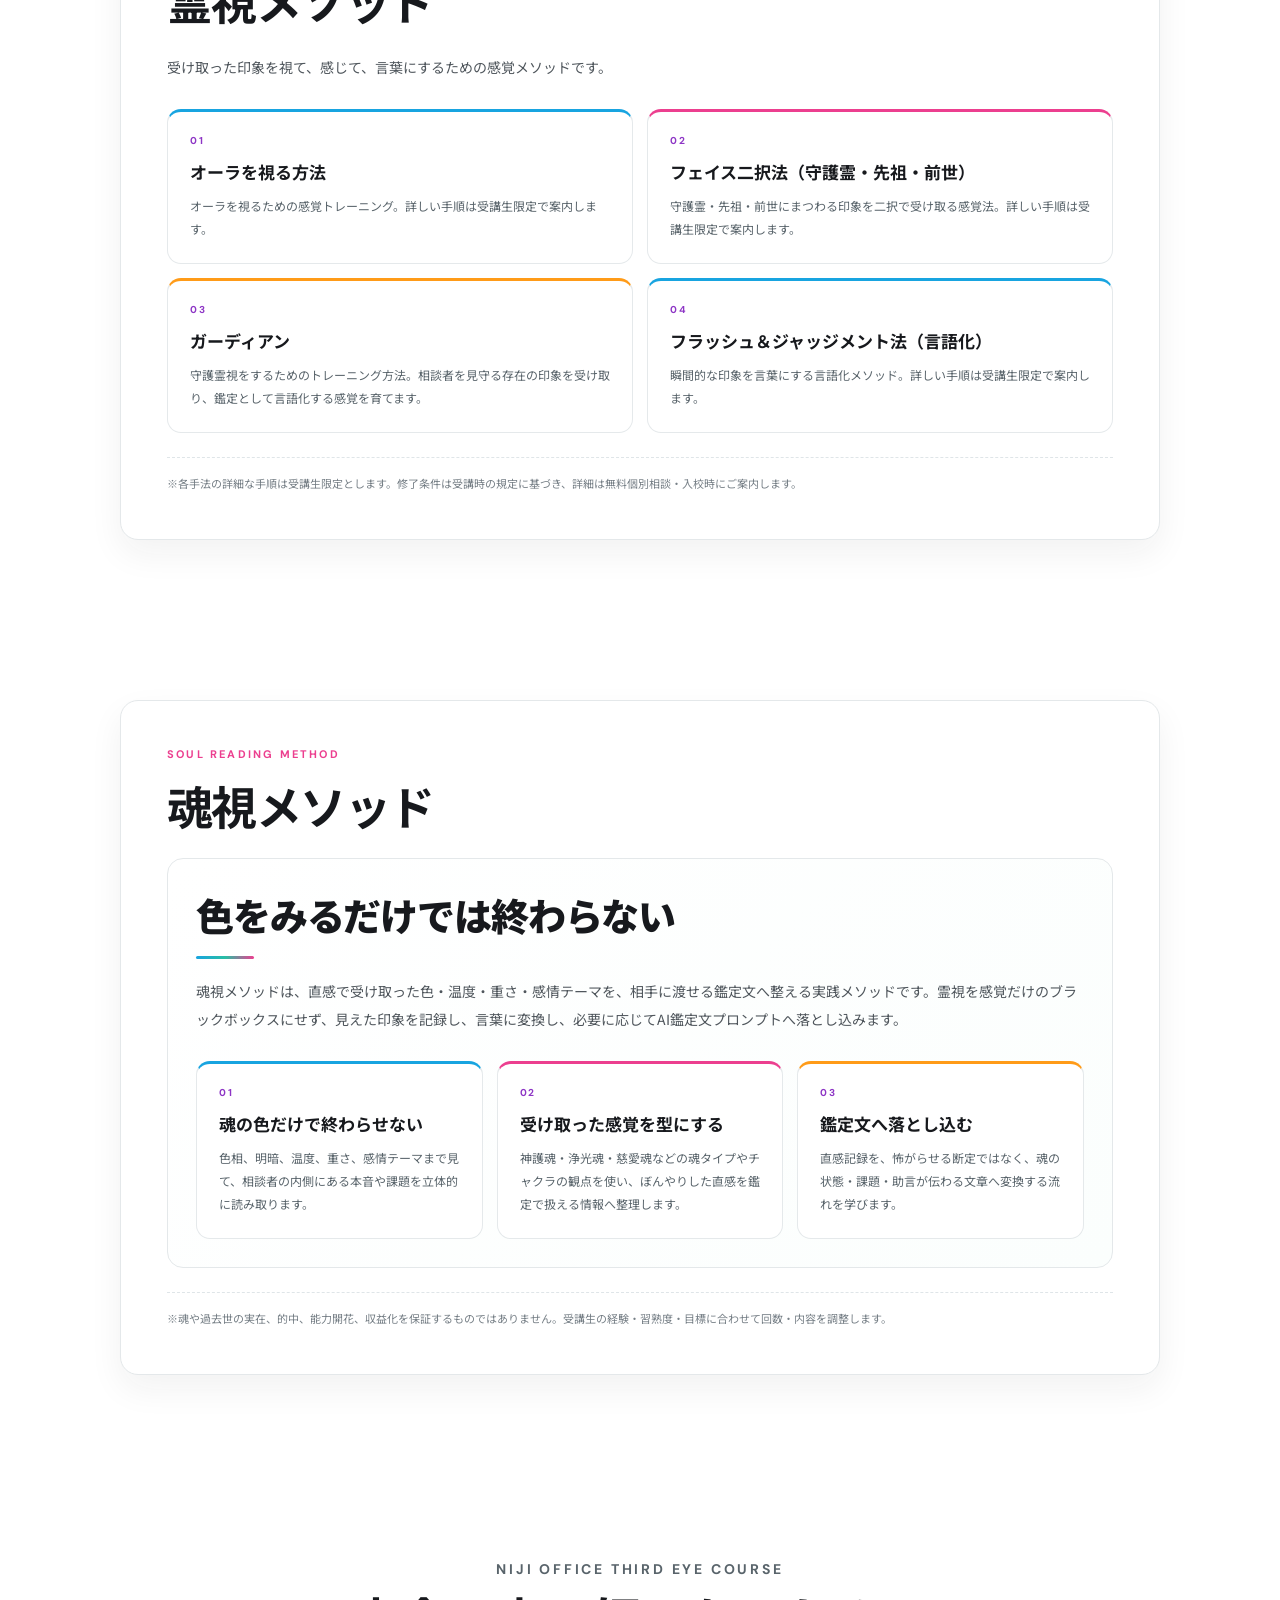
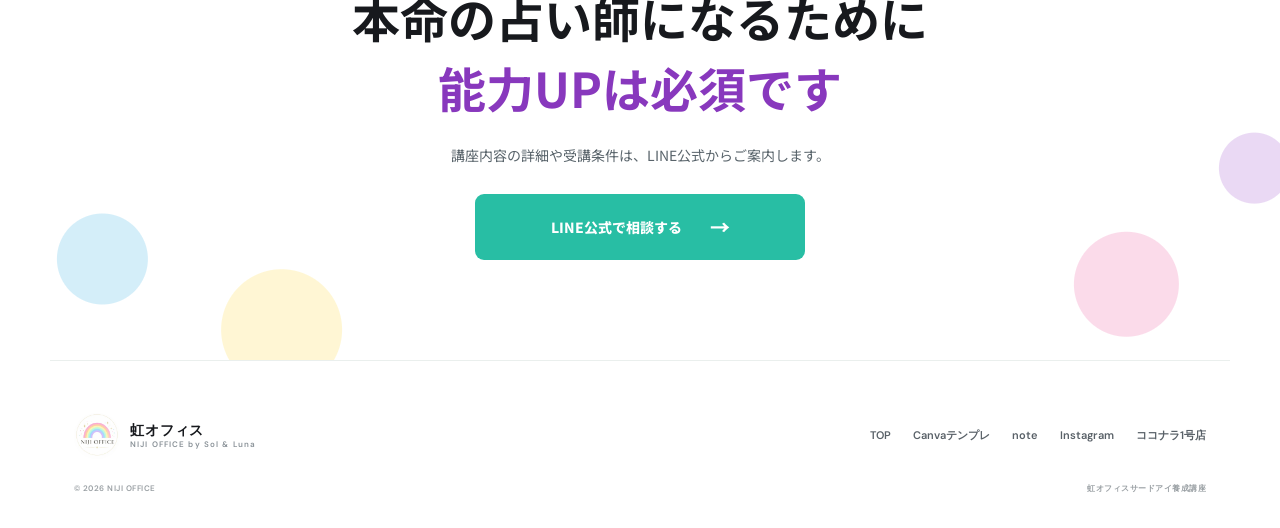
<file: third-eye-course/index.html>
<!doctype html>
<html lang="ja">
<head>
  <meta charset="UTF-8">
  <meta name="viewport" content="width=device-width, initial-scale=1, viewport-fit=cover">
  <meta name="robots" content="index, follow, max-image-preview:large">
  <meta name="description" content="虹オフィスサードアイ養成講座のご案内。霊視・オーラ・サードアイ活性瞑想法・魂視メソッドを段階的に学びます。">
  <meta name="theme-color" content="#28bea4">
  <link rel="canonical" href="https://nijioffice.com/lp/third-eye-course/">
  <meta property="og:title" content="虹オフィスサードアイ養成講座｜公式案内">
  <meta property="og:description" content="虹オフィスSol＆Lunaのサードアイ養成講座。霊視、オーラ、魂視メソッド、言語化まで段階的に学びます。">
  <meta property="og:type" content="website">
  <meta property="og:url" content="https://nijioffice.com/lp/third-eye-course/">
  <meta property="og:site_name" content="虹オフィスSol＆Luna">
  <meta property="og:locale" content="ja_JP">
  <meta property="og:image" content="https://nijioffice.com/lp/assets/og-image-v2.png">
  <meta property="og:image:width" content="1200">
  <meta property="og:image:height" content="630">
  <meta property="og:image:alt" content="虹オフィスサードアイ養成講座の公式案内">
  <meta name="twitter:card" content="summary_large_image">
  <meta name="twitter:title" content="虹オフィスサードアイ養成講座｜公式案内">
  <meta name="twitter:description" content="虹オフィスSol＆Lunaのサードアイ養成講座。霊視、オーラ、魂視メソッド、言語化まで段階的に学びます。">
  <meta name="twitter:image" content="https://nijioffice.com/lp/assets/og-image-v2.png">
  <title>虹オフィスサードアイ養成講座｜公式案内</title>
  <link rel="icon" href="../assets/favicon.png" type="image/png">
  <link rel="apple-touch-icon" href="../assets/favicon.png">
  <link rel="manifest" href="../site.webmanifest">
  <link rel="preconnect" href="https://fonts.googleapis.com">
  <link rel="preconnect" href="https://fonts.gstatic.com" crossorigin>
  <link href="https://fonts.googleapis.com/css2?family=DM+Sans:wght@600;700&family=Klee+One:wght@400;600&family=Noto+Sans+JP:wght@400;500;600;700;800;900&display=swap" rel="stylesheet">
  <link rel="stylesheet" href="../styles.css?v=20260830-15">
  <script defer src="../app.js?v=20260623-2"></script>
  <script type="application/ld+json">
  {
    "@context": "https://schema.org",
    "@graph": [
      {
        "@type": "Course",
        "@id": "https://nijioffice.com/lp/third-eye-course/#course",
        "name": "虹オフィスサードアイ養成講座",
        "description": "霊視・オーラ・サードアイ活性瞑想法・魂視メソッドを段階的に学び、占い師としての鑑定力と言語化を育てる講座です。",
        "url": "https://nijioffice.com/lp/third-eye-course/",
        "inLanguage": "ja",
        "provider": {
          "@type": "Organization",
          "@id": "https://nijioffice.com/lp/#organization",
          "name": "虹オフィスSol＆Luna",
          "url": "https://nijioffice.com/lp/"
        },
        "about": [
          "霊視",
          "魂視メソッド",
          "サードアイ活性瞑想法",
          "占い師の鑑定力向上",
          "SNS集客支援"
        ],
        "teaches": [
          "オーラを視る方法",
          "フェイス二択法",
          "ガーディアン",
          "フラッシュ＆ジャッジメント法",
          "チャクラ気づきワーク",
          "魂の色・性質鑑定",
          "マインドブロック解除"
        ],
        "educationalLevel": "上級者向け",
        "courseMode": "online"
      },
      {
        "@type": "BreadcrumbList",
        "@id": "https://nijioffice.com/lp/third-eye-course/#breadcrumb",
        "itemListElement": [
          {
            "@type": "ListItem",
            "position": 1,
            "name": "TOP",
            "item": "https://nijioffice.com/lp/"
          },
          {
            "@type": "ListItem",
            "position": 2,
            "name": "虹オフィスサードアイ養成講座",
            "item": "https://nijioffice.com/lp/third-eye-course/"
          }
        ]
      }
    ]
  }
  </script>
</head>
<body class="course-page">
  <div class="rainbow-bar" aria-hidden="true"></div>
  <header class="header">
    <a class="brand" href="../" aria-label="虹オフィスSol＆Luna トップへ">
      <img src="../assets/niji-office-logo.webp" alt="">
      <span><strong>虹オフィス</strong><small>NIJI OFFICE by Sol & Luna</small></span>
    </a>
    <a class="header-cta" href="../">TOPへ戻る</a>
  </header>

  <main>
    <section class="course-hero">
      <div class="course-hero-inner reveal">
        <p class="kicker">THIRD EYE COURSE</p>
        <h1>占い師の能力up講座<br><span>虹オフィスサードアイ養成講座</span></h1>
        <p>鑑定力をさらに深め、占い師として本格的に活動したい方向けの上級者コース。魂視メソッドの感覚をベースに、霊視・瞑想・オーラ・言語化まで段階的に育てます。</p>
        <div class="course-hero-points">
          <span>霊視コース</span>
          <span>サードアイ活性瞑想</span>
          <span>魂視メソッド</span>
        </div>
      </div>
    </section>

    <section class="course-section">
      <div class="course-panel reveal">
        <p class="kicker">REIRYOKU COURSE</p>
        <h2>霊視コース</h2>
        <p class="course-intro">鑑定力をさらに深め、占い師として本格的に活動したい方向けの上級者コース。基礎・実践コースで培った魂視メソッドの感覚をベースに、霊視の習得を進めます。原則6ヶ月・習得・開業まで無期限永久保証。SNS発信やLINE導線などWeb集客支援も含みます。</p>

        <div class="course-steps">
          <article class="course-step" style="--step:#18a4e0">
            <div><span>7th</span><h3>霊視コース用の瞑想</h3><small>ミラーリング／フィアリリースワーク</small></div>
            <p>霊視に入る前の土台づくり。鏡越しの自分を見る「ミラーリング」トレーニングと、恐れを解放する「フィアリリースワーク」を通じて、視るための感覚を開いていきます。</p>
          </article>
          <article class="course-step" style="--step:#28bea4">
            <div><span>8th</span><h3>オーラを視る練習</h3><small>オーラを視る方法</small></div>
            <p>オーラを視るための感覚法を実践練習。色・密度・揺れなど、相談者から伝わる印象を捉えるトレーニングを重ねます。</p>
          </article>
          <article class="course-step" style="--step:#8d35c5">
            <div><span>9th</span><h3>フェイス二択法</h3><small>守護霊・先祖・前世</small></div>
            <p>「フェイス二択法」を使い、守護霊・先祖・前世にまつわる印象を二択の感覚で受け取る練習を行います。</p>
          </article>
          <article class="course-step" style="--step:#ec3f8f">
            <div><span>10th</span><h3>フラッシュ＆ジャッジメント法</h3><small>言語化</small></div>
            <p>瞬間的に受け取った印象（フラッシュ）を、迷わず言葉にして伝える「ジャッジメント」の練習。霊視で受け取った内容を鑑定として成立させるための言語化フェーズです。</p>
          </article>
          <article class="course-step" style="--step:#ff9b18">
            <div><span>11th</span><h3>卒業検定</h3><small>霊視コース 卒業</small></div>
            <p>霊視を使った鑑定の実施を経て卒業検定へ。具体的な件数・形式は受講状況に応じて個別相談時にご案内します。</p>
            <b>卒業後は、霊視・魂視メソッドを組み合わせた本格鑑定、SNS発信や集客導線づくりまで継続サポートします。</b>
          </article>
        </div>
      </div>
    </section>

    <section class="course-section course-soft">
      <div class="course-panel reveal">
        <p class="kicker">THIRD EYE MEDITATION</p>
        <h2>サードアイ活性瞑想法</h2>
        <p class="course-lead">霊視の感覚を開く前の土台づくりとなる瞑想ワークです。サードアイの感覚、感情解放、チャクラへの気づき、自分自身に寄り添う力を段階的に育てます。</p>
        <div class="work-grid work-grid-wide">
          <article><h3>ミラーリング</h3><p>鏡越しの自分を見るトレーニング。詳しい手順は受講生限定で案内します。</p></article>
          <article><h3>フィアリリースワーク</h3><p>霊視の精度を下げる恐れや思い込みを整えるワーク。詳しい手順は受講生限定で案内します。</p></article>
          <article><h3>チャクラ気づきワーク</h3><p>1つずつ聴いて、すぐ記録する「気づきフェーズ」専用の瞑想ワークです。</p></article>
          <article><h3>フィールリリース ワークシート</h3><p>毎回の瞑想記録・感情解放を行うためのワークシートです。</p></article>
          <article><h3>寄り添いワークシート</h3><p>言葉掛け・インナーチャイルド・セルフハグを通じて、自分自身に寄り添う感覚を育てます。</p></article>
          <article><h3>中級：マインドブロック解除</h3><p>ジャッジ・苦手意識・思い込みを外していくワークです。</p></article>
          <article><h3>上級：フィア（恐怖）徹底解放</h3><p>相談者の表面的な悩みの奥にある恐れ・不安・罪悪感・自己価値の低さまで読み解く、上級編の瞑想ワークです。</p></article>
          <article><h3>セイクレッド・ムーン</h3><p>満月や新月の動きやエネルギーで霊感を得る方法</p></article>
          <article><h3>God Tree ソフトアクティベーション</h3><p>ご神木からエネルギーを受け、能力を得る方法</p></article>
        </div>
        <p class="course-note">※各瞑想法の詳しい手順は受講生限定で案内します。</p>
      </div>
    </section>

    <section class="course-section">
      <div class="course-panel reveal">
        <p class="kicker">REIRYOKU METHOD</p>
        <h2>霊視メソッド</h2>
        <p class="course-lead">受け取った印象を視て、感じて、言葉にするための感覚メソッドです。</p>
        <div class="method-list">
          <article><span>01</span><h3>オーラを視る方法</h3><p>オーラを視るための感覚トレーニング。詳しい手順は受講生限定で案内します。</p></article>
          <article><span>02</span><h3>フェイス二択法（守護霊・先祖・前世）</h3><p>守護霊・先祖・前世にまつわる印象を二択で受け取る感覚法。詳しい手順は受講生限定で案内します。</p></article>
          <article><span>03</span><h3>ガーディアン</h3><p>守護霊視をするためのトレーニング方法。相談者を見守る存在の印象を受け取り、鑑定として言語化する感覚を育てます。</p></article>
          <article><span>04</span><h3>フラッシュ＆ジャッジメント法（言語化）</h3><p>瞬間的な印象を言葉にする言語化メソッド。詳しい手順は受講生限定で案内します。</p></article>
        </div>
        <p class="course-note">※各手法の詳細な手順は受講生限定とします。修了条件は受講時の規定に基づき、詳細は無料個別相談・入校時にご案内します。</p>
      </div>
    </section>

    <section class="course-section">
      <div class="course-panel reveal">
        <p class="kicker">SOUL READING METHOD</p>
        <h2>魂視メソッド</h2>
        <div class="soul-method">
          <p class="soul-catch">色をみるだけでは終わらない</p>
          <p class="course-lead">魂視メソッドは、直感で受け取った色・温度・重さ・感情テーマを、相手に渡せる鑑定文へ整える実践メソッドです。霊視を感覚だけのブラックボックスにせず、見えた印象を記録し、言葉に変換し、必要に応じてAI鑑定文プロンプトへ落とし込みます。</p>
          <div class="method-list soul-list">
            <article><span>01</span><h3>魂の色だけで終わらせない</h3><p>色相、明暗、温度、重さ、感情テーマまで見て、相談者の内側にある本音や課題を立体的に読み取ります。</p></article>
            <article><span>02</span><h3>受け取った感覚を型にする</h3><p>神護魂・浄光魂・慈愛魂などの魂タイプやチャクラの観点を使い、ぼんやりした直感を鑑定で扱える情報へ整理します。</p></article>
            <article><span>03</span><h3>鑑定文へ落とし込む</h3><p>直感記録を、怖がらせる断定ではなく、魂の状態・課題・助言が伝わる文章へ変換する流れを学びます。</p></article>
          </div>
        </div>
        <p class="course-note">※魂や過去世の実在、的中、能力開花、収益化を保証するものではありません。受講生の経験・習熟度・目標に合わせて回数・内容を調整します。</p>
      </div>
    </section>

    <section class="course-cta">
      <div class="reveal">
        <p class="kicker">NIJI OFFICE THIRD EYE COURSE</p>
        <h2>本命の占い師になるために<br><span>能力UPは必須です</span></h2>
        <p>講座内容の詳細や受講条件は、LINE公式からご案内します。</p>
        <a class="button button-primary button-large" href="https://lin.ee/V6x6pLY" target="_blank" rel="noopener">LINE公式で相談する <span>→</span></a>
      </div>
    </section>
  </main>

  <footer class="site-footer" id="footer">
    <div class="footer-top"><a class="brand" href="../"><img src="../assets/niji-office-logo.webp" alt="" loading="lazy"><span><strong>虹オフィス</strong><small>NIJI OFFICE by Sol & Luna</small></span></a><nav aria-label="サイト内外リンク"><a href="../">TOP</a><a href="../#templates">Canvaテンプレ</a><a href="https://note.com/niji_office" target="_blank" rel="noopener">note</a><a href="https://www.instagram.com/analia.o.tarot/" target="_blank" rel="noopener">Instagram</a><a href="https://coconala.com/users/5816432" target="_blank" rel="noopener">ココナラ1号店</a></nav></div>
    <div class="footer-bottom"><small>© <span id="year"></span> NIJI OFFICE</small><span>虹オフィスサードアイ養成講座</span></div>
  </footer>
</body>
</html>
</file>
<file: styles.css>
:root{--ink:#18232a;--muted:#66727b;--cream:#fffaf2;--pink:#ff6fa8;--pink2:#ff92be;--purple:#8f79e8;--blue:#70c8f3;--mint:#73d8c5;--yellow:#ffd96b;--gold:#bd9131;--line:rgba(24,35,42,.12);--shadow:0 22px 60px rgba(56,45,70,.13)}
*{box-sizing:border-box}html{scroll-behavior:smooth;scroll-padding-top:86px}body{margin:0;color:var(--ink);font-family:"Noto Sans JP",sans-serif;background:#fff;overflow-x:hidden}a{color:inherit;text-decoration:none}img{display:block;max-width:100%}button,a{-webkit-tap-highlight-color:transparent}.rainbow-bar{position:fixed;z-index:120;top:0;left:0;width:100%;height:4px;background:linear-gradient(90deg,#ff83b8,#ffbd7e,#ffe576,#83dfc5,#79cbf4,#a88cf0)}
.header{position:fixed;z-index:100;top:4px;left:0;width:100%;height:76px;display:flex;align-items:center;justify-content:space-between;padding:0 max(24px,calc((100vw - 1180px)/2));background:rgba(255,255,255,.9);border-bottom:1px solid rgba(24,35,42,.07);backdrop-filter:blur(16px)}.brand{display:flex;align-items:center;gap:10px}.brand img{width:46px;height:46px;border-radius:50%;object-fit:cover}.brand span{display:flex;flex-direction:column;line-height:1.2}.brand strong{font-size:14px;letter-spacing:.06em}.brand small{font:600 8px "DM Sans";letter-spacing:.14em;color:#8a9298}.header-cta{padding:11px 18px;color:#fff;font-size:12px;font-weight:800;background:var(--ink);border-radius:100px;transition:.25s}.header-cta:hover{transform:translateY(-2px);background:#30404a}
.hero{position:relative;min-height:820px;padding:155px 24px 100px;background:linear-gradient(145deg,#fff 0%,#fff9fd 48%,#f5fbff 100%);overflow:hidden}.hero-inner{position:relative;z-index:2;max-width:1180px;margin:auto;display:grid;grid-template-columns:1.25fr 1fr;align-items:center;gap:45px}.aurora{position:absolute;border-radius:50%;filter:blur(4px);opacity:.6}.aurora-a{width:520px;height:520px;right:-150px;top:40px;background:radial-gradient(circle,rgba(255,224,118,.4),rgba(255,136,184,.12) 50%,transparent 70%)}.aurora-b{width:440px;height:440px;left:-220px;bottom:-160px;background:radial-gradient(circle,rgba(113,215,199,.25),transparent 70%)}.rank-pill{display:inline-flex;align-items:center;gap:7px;margin-bottom:25px;padding:7px 12px 7px 8px;border:1px solid rgba(189,145,49,.28);border-radius:100px;background:#fffdf7;color:#6d5827;font-size:11px;font-weight:600;box-shadow:0 8px 30px rgba(189,145,49,.08)}.rank-pill span{padding:4px 7px;border-radius:100px;background:linear-gradient(135deg,#d6b765,#a47722);color:#fff;font:700 8px "DM Sans";letter-spacing:.08em}.rank-pill strong{font-weight:900}.kicker{margin:0 0 18px;color:var(--pink);font:700 11px "DM Sans";letter-spacing:.2em}.hero h1{margin:0 0 25px;font-size:clamp(46px,4.7vw,58px);line-height:1.38;letter-spacing:-.055em}.hero-main-line{display:block;white-space:nowrap}.hero h1 em,.templates h2 span,.why h2 span,.gacha h2 span,.final-cta h2 span{font-style:normal;background:linear-gradient(100deg,#f45c9a,#8e78e6,#58bfe9);-webkit-background-clip:text;background-clip:text;color:transparent}.hero-lead{margin:0 0 32px;color:#43515a;font-size:17px;line-height:2}.hero-lead strong{color:var(--ink);font-weight:900}.hero-actions{display:flex;gap:12px;align-items:center}.button{min-height:56px;display:inline-flex;align-items:center;justify-content:center;gap:28px;padding:13px 25px;border:1px solid transparent;border-radius:14px;font-size:14px;font-weight:800;transition:.25s}.button span{font-size:20px;line-height:1}.button:hover{transform:translateY(-3px);box-shadow:0 14px 30px rgba(61,48,73,.15)}.button-primary{color:#fff;background:linear-gradient(105deg,#f45d9c,#9d77e9 55%,#5cc2ea)}.button-ghost{background:#fff;border-color:var(--line)}.button-dark{color:#fff;background:var(--ink)}.button-light{color:var(--ink);background:#fff}.hero-note{margin:14px 0 0;color:#899197;font-size:10px}.sp-only{display:none}
.hero-visual{position:relative;height:570px}.phone{position:absolute;width:260px;height:520px;padding:13px;border:8px solid #1d2630;border-radius:42px;background:#fff;box-shadow:0 30px 70px rgba(42,33,51,.2);transform:rotate(5deg)}.phone-main{right:38px;top:0;z-index:2}.phone-notch{position:absolute;z-index:2;top:9px;left:50%;width:82px;height:20px;border-radius:20px;background:#1d2630;transform:translateX(-50%)}.reel-demo{height:100%;display:flex;flex-direction:column;align-items:center;padding:75px 18px 25px;color:#fff;text-align:center;border-radius:28px;background:radial-gradient(circle at 30% 20%,#ffb3d2,transparent 30%),linear-gradient(160deg,#6651bd,#c55dac 55%,#f5aa83);overflow:hidden}.reel-demo small{font-weight:700;letter-spacing:.15em}.reel-demo>strong{margin:13px 0 22px;font-size:25px;line-height:1.45}.reel-demo ol{width:100%;margin:0;padding:0;list-style:none}.reel-demo li{display:flex;align-items:center;gap:10px;margin:7px 0;padding:8px 12px;border-radius:12px;background:rgba(255,255,255,.18);font-size:12px;text-align:left;backdrop-filter:blur(5px)}.reel-demo li b{display:grid;place-items:center;width:22px;height:22px;color:#7652a1;background:#fff;border-radius:50%}.reel-demo .swipe{margin-top:auto;font-size:9px}.lp-demo{position:absolute;z-index:1;left:2px;top:95px;width:225px;height:390px;padding:34px 25px;border-radius:8px;background:linear-gradient(#fffaf4,#fff);box-shadow:0 25px 60px rgba(44,36,49,.18);transform:rotate(-8deg)}.lp-demo span{color:#b8848f;font:700 8px "DM Sans";letter-spacing:.18em}.lp-demo h2{margin:15px 0 28px;font-size:22px;line-height:1.55}.lp-demo i{display:block;height:6px;margin:8px 0;border-radius:5px;background:#f1e8e1}.lp-demo i:nth-of-type(2){width:83%}.lp-demo i:nth-of-type(3){width:65%}.lp-demo b{display:block;margin-top:36px;padding:12px;color:#fff;font-size:9px;text-align:center;border-radius:8px;background:#c987a3}.spark{position:absolute;color:#d4ad49;font-size:28px}.spark-1{right:-4px;top:70px}.spark-2{left:30px;bottom:5px;font-size:18px}
.proof{position:relative;z-index:3;max-width:1180px;margin:-54px auto 0;display:grid;grid-template-columns:repeat(4,1fr);background:#fff;border:1px solid var(--line);border-radius:22px;box-shadow:var(--shadow)}.proof div{padding:25px;text-align:center;border-right:1px solid var(--line)}.proof div:last-child{border:0}.proof strong{display:block;font:700 26px "DM Sans"}.proof strong small{font:800 12px "Noto Sans JP"}.proof span{display:block;margin-top:5px;color:var(--muted);font-size:10px;font-weight:600}
.section{padding:120px 24px}.section-title{max-width:760px;margin:0 auto 60px;text-align:center}.section-title h2,.gacha h2,.final-cta h2{margin:0 0 22px;font-size:clamp(34px,4.2vw,54px);line-height:1.5;letter-spacing:-.045em}.section-title>p:last-child{color:var(--muted);font-size:14px;line-height:1.9}.problem{background:#fff}.problem-list{max-width:1050px;margin:auto;display:grid;grid-template-columns:repeat(3,1fr);gap:16px}.problem-list article{position:relative;min-height:210px;padding:40px 30px;background:#f8f8f8;border-radius:22px}.problem-list span{font:700 11px "DM Sans";color:var(--pink)}.problem-list p{margin:35px 0 0;font-size:17px;line-height:1.8}.problem-list strong{font-size:20px}.answer{max-width:820px;margin:54px auto 0;display:flex;align-items:center;justify-content:center;gap:10px;font-size:22px}.answer strong{padding:5px 12px;border-radius:8px;background:#fff1f7;color:#d84280}
.templates{background:var(--cream)}.product{max-width:1120px;margin:0 auto 30px;min-height:570px;display:grid;grid-template-columns:1fr 1fr;border-radius:32px;overflow:hidden;box-shadow:var(--shadow)}.product-copy{padding:65px 58px}.product-no{display:flex;align-items:center;gap:13px;margin:0 0 25px;font:700 28px "DM Sans"}.product-no span{font-size:10px;letter-spacing:.15em}.product h3{margin:0 0 20px;font-size:clamp(27px,3vw,40px);line-height:1.55;letter-spacing:-.04em}.product h3 em{font-style:normal}.product-copy>p:not(.product-no){margin:0 0 25px;font-size:14px;line-height:2}.product ul{margin:0 0 30px;padding:0;list-style:none}.product li{position:relative;margin:12px 0;padding-left:25px;font-size:13px;font-weight:700}.product li:before{content:"✓";position:absolute;left:0;color:var(--pink)}.product-visual{position:relative;min-height:570px}.product-lp{background:#fff}.product-lp .product-visual{background:linear-gradient(145deg,#f8e6ef,#e9e1fa)}.lp-stack{display:grid;place-items:center}.lp-sheet{position:absolute;width:235px;height:450px;border-radius:7px;background:#fff;box-shadow:0 24px 55px rgba(71,45,67,.2)}.sheet-back{margin:25px 0 0 75px;background:#dccaea;transform:rotate(7deg)}.sheet-front{z-index:2;margin-left:-25px;padding:48px 28px;background:linear-gradient(165deg,#fff,#fff4f8);transform:rotate(-4deg)}.sheet-front small{font:700 8px "DM Sans";letter-spacing:.14em;color:#b96f91}.sheet-front strong{display:block;margin:18px 0;font-size:22px;line-height:1.6}.sheet-front span{display:block;width:100%;height:115px;border-radius:60% 60% 8px 8px;background:radial-gradient(circle at 50% 25%,#ffdfef,#a388d9 60%,#6b55a0)}.sheet-front p{font-size:12px;line-height:1.7}.sheet-front i{display:block;height:5px;margin:7px 0;background:#f0e5e9}.sheet-front b{display:block;margin-top:25px;padding:11px;color:#fff;font-size:9px;text-align:center;border-radius:6px;background:#a26b9e}.product-reel{color:#fff;background:linear-gradient(135deg,#372c59,#6f4da4 52%,#c0588e)}.product-reel .product-no,.product-reel .product-copy>p{color:#f6edf9}.product-reel .product-visual{background:radial-gradient(circle at 50% 30%,rgba(255,207,229,.3),transparent 40%)}.case{margin:26px 0 30px;padding:18px 20px;border:1px solid rgba(255,255,255,.22);border-radius:14px;background:rgba(255,255,255,.1)}.case small,.case span{display:block;font-size:9px}.case strong{display:block;margin:5px 0;font:700 25px "DM Sans"}.reels-stack{display:flex;align-items:center;justify-content:center}.mini-phone{position:absolute;width:175px;height:355px;padding:52px 16px 25px;border:6px solid #fff;border-radius:30px;color:#fff;text-align:center;box-shadow:0 25px 55px rgba(25,16,37,.28)}.mini-phone small{font-size:9px;letter-spacing:.1em}.mini-phone strong{display:block;margin:17px 0;font-size:21px;line-height:1.5}.mini-phone b{display:grid;place-items:center;width:70px;height:70px;margin:40px auto 0;border:1px solid rgba(255,255,255,.5);border-radius:50%;font-size:30px}.mini-a{z-index:3;background:linear-gradient(160deg,#ee789f,#7c5abf);transform:translateY(-5px)}.mini-b{z-index:2;background:linear-gradient(160deg,#60c7cf,#2f6e9e);transform:translateX(125px) rotate(9deg) scale(.9)}.mini-c{z-index:1;background:linear-gradient(160deg,#e3a05c,#9a5279);transform:translateX(-125px) rotate(-9deg) scale(.9)}
.why{background:#fff}.why-grid{max-width:1050px;margin:auto;display:grid;grid-template-columns:repeat(3,1fr);gap:18px}.why-grid article{padding:36px;border:1px solid var(--line);border-radius:20px}.why-grid b{font:700 12px "DM Sans";color:var(--pink)}.why-grid h3{margin:30px 0 15px;font-size:20px}.why-grid p{margin:0;color:var(--muted);font-size:13px;line-height:1.9}.steps{text-align:center;background:#f7fbfb}.steps ol{max-width:850px;margin:0 auto 45px;padding:0;display:grid;grid-template-columns:repeat(3,1fr);list-style:none}.steps li{display:flex;align-items:center;text-align:left;padding:25px;border-right:1px solid var(--line)}.steps li:last-child{border:0}.steps li>span{flex:0 0 40px;display:grid;place-items:center;width:40px;height:40px;margin-right:13px;color:#fff;font:700 16px "DM Sans";border-radius:50%;background:var(--mint)}.steps strong{font-size:14px}.steps p{margin:4px 0 0;color:var(--muted);font-size:11px}
.gacha{color:#fff;background:#171526;overflow:hidden}.gacha-head{max-width:1120px;margin:0 auto 60px;display:grid;grid-template-columns:1.05fr .7fr;align-items:end;gap:90px}.gacha-head>p{margin:0 0 25px;color:#c9c5d2;font-size:13px;line-height:2}.gacha-track{width:max-content;max-width:none;display:flex;gap:18px;padding:10px max(24px,calc((100vw - 1120px)/2)) 32px;overflow:visible}.gacha-card{position:relative;flex:0 0 275px;width:275px;padding:14px 14px 24px;color:var(--ink);background:#fff;border-radius:22px;transition:.25s}.gacha-card:hover{transform:translateY(-7px)}.medal{position:absolute;z-index:2;top:25px;left:25px;display:grid;place-items:center;width:34px;height:34px;color:#fff;font:700 15px "DM Sans";border:1px solid rgba(255,255,255,.6);border-radius:50%;background:rgba(24,21,38,.7);backdrop-filter:blur(5px)}.rank-1 .medal{color:#6d5015;background:#ffe178}.rank-2 .medal{color:#485263;background:#dfe5ee}.rank-3 .medal{color:#714326;background:#e3a97e}.gacha-art{height:300px;display:flex;flex-direction:column;align-items:center;justify-content:center;border-radius:15px;color:#fff;font-size:34px;overflow:hidden}.gacha-art b{margin:16px 0 4px;font-size:28px;letter-spacing:.1em}.gacha-art small{font:700 8px "DM Sans";letter-spacing:.25em}.cosmic{background:radial-gradient(circle at 30% 25%,#bf89ff,transparent 25%),radial-gradient(circle at 70% 70%,#ef7cbe,transparent 30%),linear-gradient(145deg,#171345,#493090)}.buddha{background:radial-gradient(circle at 50% 35%,#fff5aa,transparent 22%),linear-gradient(145deg,#9d5b37,#e6b95a)}.guardian{background:radial-gradient(circle at 60% 25%,#f7d798,transparent 25%),linear-gradient(145deg,#244d50,#4a8a75)}.angel{background:radial-gradient(circle at 50% 25%,#fff,transparent 25%),linear-gradient(145deg,#7ba9d9,#d4a9d5)}.beast{background:radial-gradient(circle at 30% 25%,#d8c767,transparent 25%),linear-gradient(145deg,#813c35,#222e4e)}.gacha-card h3{margin:20px 5px 8px;font-size:18px}.gacha-card>p{min-height:42px;margin:0 5px 15px;color:var(--muted);font-size:11px;line-height:1.8}.card-link{margin:0 5px;color:#bd4777;font-size:11px}.swipe-hint{display:none}.disclaimer{max-width:1120px;margin:18px auto 0;color:#85808f;font-size:9px;line-height:1.7}
.profile{background:#fff}.profile-card{max-width:900px;margin:auto;display:grid;grid-template-columns:210px 1fr;align-items:center;gap:55px;padding:55px;border:1px solid var(--line);border-radius:28px}.profile-card img{border-radius:50%}.profile-card h2{margin:0 0 16px;font-size:34px}.profile-card>div>p:not(.kicker){color:var(--muted);font-size:13px;line-height:2}.profile-badges{display:flex;flex-wrap:wrap;gap:8px;margin-top:22px}.profile-badges span{padding:7px 10px;border-radius:100px;background:#f4f1f8;font-size:10px;font-weight:700}.final-cta{padding:130px 24px;text-align:center;background:linear-gradient(145deg,#fff4f8,#f8f2ff 55%,#edfaff)}.final-cta>div{max-width:750px;margin:auto}.final-cta>div>p:not(.kicker){color:var(--muted);font-size:15px;line-height:2}.button-large{min-width:330px;min-height:66px;margin-top:25px}.final-cta small{display:block;margin-top:12px;color:#8e9399;font-size:9px}footer{max-width:1180px;margin:auto;min-height:155px;display:grid;grid-template-columns:1fr auto;align-items:center;gap:20px;padding:35px 24px}footer>div{display:flex;gap:22px;font:600 11px "DM Sans"}footer>small{grid-column:1/-1;color:#a0a5a9;font:600 9px "DM Sans"}.floating-cta{display:none}
.reveal{opacity:0;transform:translateY(24px);transition:opacity .7s ease,transform .7s ease}.reveal.is-visible{opacity:1;transform:none}
@media(max-width:900px){.hero{min-height:auto;padding-top:130px}.hero-inner{grid-template-columns:1fr;gap:60px}.hero-copy{max-width:720px}.hero-visual{width:520px;max-width:100%;margin:auto}.proof{margin-top:0;border-radius:0;border-left:0;border-right:0}.section{padding:95px 24px}.product{grid-template-columns:1fr}.product-reel .product-copy{order:1}.product-reel .product-visual{order:2}.why-grid{grid-template-columns:1fr}.gacha-track{width:100%;overflow-x:auto;scroll-snap-type:x mandatory;scrollbar-width:none}.gacha-card{scroll-snap-align:center}.gacha-head{grid-template-columns:1fr;gap:10px}.swipe-hint{display:block;text-align:center;color:#777181;font:700 9px "DM Sans";letter-spacing:.2em}.disclaimer{padding:0 24px}.floating-cta{position:fixed;z-index:90;right:15px;bottom:max(15px,env(safe-area-inset-bottom));display:flex;align-items:center;gap:12px;padding:12px 16px;color:#fff;border-radius:100px;background:linear-gradient(105deg,#f45d9c,#8f79e8);box-shadow:0 10px 30px rgba(72,40,87,.25)}.floating-cta span{font-size:10px;font-weight:800;line-height:1.35}.floating-cta b{font-size:18px}}
@media(max-width:640px){html{scroll-padding-top:74px}.header{height:66px;padding:0 15px}.brand img{width:38px;height:38px}.brand strong{font-size:12px}.brand small{font-size:7px}.header-cta{padding:9px 12px;font-size:10px}.hero{padding:112px 20px 75px}.rank-pill{margin-bottom:20px}.kicker{font-size:9px;letter-spacing:.16em}.hero h1{font-size:clamp(36px,10.8vw,48px);line-height:1.4}.hero-main-line{white-space:normal}.hero-particle{display:block}.hero-lead{font-size:14px;line-height:1.95}.sp-only{display:block}.hero-actions{align-items:stretch;flex-direction:column}.button{width:100%;min-height:56px;padding:12px 18px;font-size:13px}.hero-note{text-align:center}.hero-visual{height:445px}.phone{width:210px;height:420px;border-width:6px;border-radius:34px}.phone-main{right:2px}.phone-notch{top:7px;width:65px;height:16px}.reel-demo{padding:58px 12px 18px;border-radius:24px}.reel-demo>strong{font-size:20px}.lp-demo{left:0;top:75px;width:180px;height:320px;padding:28px 20px}.lp-demo h2{font-size:17px}.lp-demo b{margin-top:25px}.spark-1{right:-4px}.proof{grid-template-columns:1fr 1fr}.proof div{padding:20px 8px}.proof div:nth-child(2){border-right:0}.proof div:nth-child(-n+2){border-bottom:1px solid var(--line)}.proof strong{font-size:21px}.proof span{font-size:9px}.section{padding:78px 18px}.section-title{margin-bottom:42px}.section-title h2,.gacha h2,.final-cta h2{font-size:clamp(29px,8.7vw,39px);line-height:1.55}.section-title>p:last-child{font-size:12px}.problem-list{grid-template-columns:1fr}.problem-list article{min-height:auto;padding:26px}.problem-list p{margin:18px 0 0;font-size:15px}.problem-list strong{font-size:17px}.answer{align-items:flex-start;flex-direction:column;gap:4px;margin-top:40px;font-size:18px}.answer strong{margin-left:18px}.product{border-radius:24px}.product-copy{padding:40px 24px}.product h3{font-size:26px}.product-copy>p:not(.product-no){font-size:13px}.product-visual{min-height:440px}.lp-sheet{width:205px;height:390px}.sheet-front{padding:35px 24px}.sheet-front strong{font-size:19px}.sheet-front span{height:95px}.sheet-front b{margin-top:17px}.mini-phone{width:145px;height:300px;padding-top:42px;border-width:5px}.mini-phone strong{font-size:17px}.mini-phone b{width:58px;height:58px;margin-top:30px}.mini-b{transform:translateX(95px) rotate(9deg) scale(.88)}.mini-c{transform:translateX(-95px) rotate(-9deg) scale(.88)}.case strong{font-size:21px}.why-grid article{padding:28px}.steps ol{grid-template-columns:1fr}.steps li{padding:19px;border-right:0;border-bottom:1px solid var(--line)}.gacha{padding-left:0;padding-right:0}.gacha-head{padding:0 20px;margin-bottom:36px}.gacha-head>p{font-size:12px}.gacha-track{padding-left:calc((100vw - 275px)/2);padding-right:calc((100vw - 275px)/2)}.gacha-art{height:285px}.profile-card{grid-template-columns:1fr;gap:25px;padding:32px 24px;text-align:center}.profile-card img{width:150px;margin:auto}.profile-card h2{font-size:28px}.profile-badges{justify-content:center}.final-cta{padding:90px 20px 110px}.button-large{min-width:0}footer{grid-template-columns:1fr;padding-bottom:110px}footer>div{flex-wrap:wrap}footer>small{grid-column:auto}.floating-cta{right:10px}}
@media(max-width:370px){.hero h1{font-size:34px}.hero{padding-left:16px;padding-right:16px}.section{padding-left:16px;padding-right:16px}.header-cta{font-size:9px}.mini-phone{width:135px}.mini-b{transform:translateX(85px) rotate(9deg) scale(.85)}.mini-c{transform:translateX(-85px) rotate(-9deg) scale(.85)}}
@media(prefers-reduced-motion:reduce){html{scroll-behavior:auto}.reveal{opacity:1;transform:none;transition:none}.button,.gacha-card{transition:none}}

/* Bright pop art direction inspired by the NIJI SNS Lab sales deck. */
:root{--ink:#10265f;--muted:#566784;--pink:#f25575;--pink2:#ff7e9d;--purple:#8458e6;--blue:#278fe9;--mint:#25c5c7;--yellow:#ffd34f;--line:rgba(32,67,128,.13);--shadow:0 22px 55px rgba(39,77,146,.14)}
body{background:#fff;color:var(--ink)}
.header{background:rgba(255,255,255,.94);box-shadow:0 5px 22px rgba(57,86,137,.07)}
.header-cta{background:linear-gradient(110deg,#183b79,#176fbd);box-shadow:0 7px 18px rgba(27,91,161,.2)}
.hero{background:
 radial-gradient(circle at 7% 17%,rgba(255,102,153,.13) 0 2px,transparent 3px) 0 0/17px 17px,
 radial-gradient(circle at 92% 22%,rgba(59,157,239,.15),transparent 26%),
 radial-gradient(circle at 72% 88%,rgba(255,211,79,.18),transparent 22%),
 linear-gradient(145deg,#fff 0%,#fff9fc 48%,#edf7ff 100%)}
.hero:after{content:"";position:absolute;right:-7%;bottom:-90px;width:56%;height:180px;border-radius:50% 50% 0 0;background:linear-gradient(105deg,rgba(255,104,163,.18),rgba(118,105,237,.15),rgba(47,176,235,.17));filter:blur(1px)}
.hero h1{color:#10265f;text-shadow:0 2px 0 rgba(255,255,255,.7)}
.hero h1 em,.templates h2 span,.why h2 span,.gacha h2 span,.final-cta h2 span{background:linear-gradient(100deg,#ef4e6d 0%,#ec5c86 30%,#735be8 63%,#188fe0 100%);-webkit-background-clip:text;background-clip:text;color:transparent}
.kicker{color:#e34e69}.rank-pill{border:1px solid rgba(232,84,101,.25);background:#fff;box-shadow:0 9px 24px rgba(221,84,118,.12)}.rank-pill span{background:linear-gradient(135deg,#ff657d,#fb9a54)}
.button{border-radius:12px}.button-primary{background:linear-gradient(105deg,#f34f70 0%,#f36791 36%,#765be8 67%,#258fe8 100%);box-shadow:0 11px 25px rgba(105,76,204,.22)}.button-dark{background:linear-gradient(105deg,#183b79,#176fbd)}
.hero-visual:before{content:"";position:absolute;right:-30px;bottom:35px;width:420px;height:82px;border-radius:50%;background:rgba(67,134,211,.12);filter:blur(10px);transform:rotate(-5deg)}
.phone{border-color:#10265f;box-shadow:0 30px 65px rgba(22,57,113,.26)}.phone-notch{background:#10265f}.reel-demo{background:radial-gradient(circle at 25% 20%,#ffc7da,transparent 28%),linear-gradient(155deg,#665ce2,#e25e9b 56%,#ff9b74)}
.lp-demo{border:1px solid rgba(42,100,174,.1);box-shadow:0 25px 55px rgba(37,83,149,.19)}
.social-pop{position:absolute;z-index:5;display:flex;align-items:center;gap:6px;padding:10px 13px;color:#fff;border:3px solid #fff;border-radius:11px;box-shadow:0 12px 24px rgba(35,70,136,.18);transform:rotate(-4deg)}.social-pop span{font-size:14px}.social-pop strong{font:700 15px "DM Sans"}.pop-like{top:58px;right:250px;background:linear-gradient(145deg,#ff668a,#ee4777)}.pop-follow{right:-20px;bottom:105px;background:linear-gradient(145deg,#2a9cf1,#316ce0);transform:rotate(5deg)}
.growth-card{position:absolute;z-index:4;right:-20px;top:95px;width:145px;padding:15px;color:#25416f;border:1px solid rgba(36,119,200,.1);border-radius:14px;background:#fff;box-shadow:0 17px 35px rgba(38,81,146,.17);transform:rotate(4deg)}.growth-card small{display:block;font-size:8px;font-weight:800}.growth-card strong{display:block;margin:3px 0 10px;color:#2087dc;font:700 21px "DM Sans"}.growth-card>div{height:35px;display:flex;align-items:end;gap:5px;border-bottom:2px solid #b9dff8}.growth-card i{display:block;width:12px;background:linear-gradient(#63c9f2,#288ee2);border-radius:3px 3px 0 0}.growth-card i:nth-child(1){height:10px}.growth-card i:nth-child(2){height:16px}.growth-card i:nth-child(3){height:14px}.growth-card i:nth-child(4){height:26px}.growth-card i:nth-child(5){height:33px}
.proof{border:1px solid rgba(64,122,196,.14);box-shadow:0 20px 45px rgba(52,95,157,.15)}.proof div{position:relative;background:#fff}.proof div:before{content:"";position:absolute;top:0;left:24%;width:52%;height:3px;border-radius:0 0 4px 4px;background:linear-gradient(90deg,#f45577,#7c64e8,#28a6e8)}.proof strong{color:#123273}.proof span{color:#64718a}
.section-title h2{color:#10265f}.section-title:after{content:"";display:block;width:108px;height:4px;margin:24px auto 0;border-radius:5px;background:linear-gradient(90deg,#f35a70 0 32%,#268fe5 32% 66%,#26c4c7 66%)}
.problem{background:linear-gradient(180deg,#fff,#f7fbff)}.problem-list article{background:#fff;border:1px solid rgba(52,111,188,.12);box-shadow:0 13px 30px rgba(59,100,158,.08)}.problem-list article:nth-child(1){border-top:5px solid #f35b74}.problem-list article:nth-child(2){border-top:5px solid #7664e9}.problem-list article:nth-child(3){border-top:5px solid #2a9ee8}.problem-list span{color:#e94d6b}.answer strong{background:linear-gradient(100deg,#fff0f3,#edf5ff);color:#e44365;border:1px solid rgba(236,74,106,.12)}
.templates{background:radial-gradient(circle at 5% 8%,rgba(247,87,129,.1),transparent 20%),radial-gradient(circle at 95% 45%,rgba(41,155,232,.12),transparent 24%),linear-gradient(180deg,#f8fbff,#fff)}
.product{border:1px solid rgba(41,104,181,.13);box-shadow:0 24px 55px rgba(43,90,153,.15)}.product-lp .product-visual{background:radial-gradient(circle at 30% 25%,#fff3bd,transparent 26%),linear-gradient(145deg,#ffdce7,#d9eaff)}.sheet-back{background:linear-gradient(145deg,#ff91ae,#8f77ea)}.sheet-front{border:1px solid rgba(61,105,173,.12)}
.product-reel{color:#10265f;background:#fff}.product-reel .product-copy{background:linear-gradient(145deg,#fff,#f7f5ff)}.product-reel .product-no,.product-reel .product-copy>p{color:#536783}.product-reel .product-visual{background:radial-gradient(circle at 50% 28%,rgba(255,115,155,.24),transparent 30%),linear-gradient(145deg,#e8f6ff,#fbeafb)}.case{border-color:rgba(62,109,183,.14);background:linear-gradient(105deg,#fff1f5,#edf7ff)}.case strong{color:#e74c6d}.button-light{color:#fff;background:linear-gradient(105deg,#f04e70,#7b5de7,#268fe3)}
.why{background:linear-gradient(180deg,#fff,#f7fbff)}.why-grid article{position:relative;overflow:hidden;background:#fff;box-shadow:0 14px 32px rgba(43,89,151,.09)}.why-grid article:after{content:"";position:absolute;right:-25px;bottom:-30px;width:90px;height:90px;border-radius:50%;background:linear-gradient(145deg,rgba(245,84,119,.13),rgba(42,151,232,.13))}.why-grid article:nth-child(2):after{background:linear-gradient(145deg,rgba(121,89,229,.14),rgba(43,160,232,.12))}.why-grid b{display:grid;place-items:center;width:40px;height:40px;color:#fff;border-radius:12px;background:linear-gradient(135deg,#f45a75,#8062e9)}
.steps{background:radial-gradient(circle at 10% 20%,rgba(255,105,145,.1),transparent 20%),linear-gradient(145deg,#f6fbff,#fff)}.steps li>span{background:linear-gradient(145deg,#22c4c7,#248fe8);box-shadow:0 7px 16px rgba(36,145,204,.22)}
.gacha{color:#10265f;background:radial-gradient(circle at 15% 15%,rgba(255,107,150,.15),transparent 22%),radial-gradient(circle at 88% 32%,rgba(40,153,231,.15),transparent 25%),linear-gradient(145deg,#f9fbff,#fff3f8)}.gacha-head>p{color:#5e6f8d}.gacha-card{border:1px solid rgba(41,100,179,.12);box-shadow:0 20px 42px rgba(42,80,143,.14)}.swipe-hint,.disclaimer{color:#71809a}
.profile{background:#fff}.profile-card{background:linear-gradient(145deg,#fff,#f6fbff);box-shadow:0 18px 45px rgba(43,88,151,.11)}
.final-cta{position:relative;overflow:hidden;background:radial-gradient(circle at 15% 30%,rgba(255,90,135,.15),transparent 22%),radial-gradient(circle at 88% 22%,rgba(39,153,232,.17),transparent 25%),linear-gradient(145deg,#fff8fb,#eef7ff)}.final-cta:after{content:"";position:absolute;left:-5%;bottom:-100px;width:110%;height:180px;border-radius:50% 50% 0 0;background:linear-gradient(100deg,rgba(255,92,138,.22),rgba(121,91,232,.18),rgba(38,157,231,.2))}
.final-cta>div{position:relative;z-index:2}
@media(max-width:900px){.growth-card{right:0}.pop-follow{right:0}.social-pop{transform:scale(.9) rotate(-4deg)}}
@media(max-width:640px){.hero{background:radial-gradient(circle at 5% 14%,rgba(255,102,153,.12) 0 2px,transparent 3px) 0 0/17px 17px,linear-gradient(145deg,#fff,#fff7fb 52%,#edf8ff)}.growth-card{right:-28px;top:62px;transform:scale(.76) rotate(4deg)}.pop-like{top:35px;right:155px;transform:scale(.78) rotate(-4deg)}.pop-follow{right:-20px;bottom:75px;transform:scale(.78) rotate(5deg)}.section-title:after{margin-top:18px}.product-reel .product-visual{min-height:420px}.gacha-card{box-shadow:0 17px 35px rgba(42,80,143,.15)}}

/* Individual reel template catalog. */
.reel-intro{max-width:1120px;margin:90px auto 35px;padding:52px 58px;border:1px solid rgba(41,104,181,.13);border-radius:28px;background:radial-gradient(circle at 88% 20%,rgba(39,151,232,.15),transparent 22%),radial-gradient(circle at 72% 85%,rgba(246,82,119,.14),transparent 24%),#fff;box-shadow:0 20px 48px rgba(43,90,153,.12)}
.reel-intro .product-no{margin-bottom:18px}.reel-intro h3{margin:0;font-size:clamp(30px,4vw,48px);line-height:1.5}.reel-intro h3 em{font-style:normal;background:linear-gradient(100deg,#ef4e6d,#775de8,#188fe0);-webkit-background-clip:text;background-clip:text;color:transparent}.reel-intro>p:not(.product-no){max-width:600px;margin:16px 0 0;color:var(--muted);font-size:14px;line-height:2}.reel-intro .case{max-width:460px;margin-bottom:0}
.reel-catalog{max-width:1120px;margin:0 auto;display:grid;gap:24px}.reel-item{display:grid;grid-template-columns:390px 1fr;min-height:520px;border:1px solid rgba(41,104,181,.13);border-radius:28px;background:#fff;box-shadow:0 20px 48px rgba(43,90,153,.12);overflow:hidden}.reel-item:nth-child(even){grid-template-columns:1fr 390px}.reel-item:nth-child(even) .reel-preview{order:2}.reel-item:nth-child(even) .reel-copy{order:1}.reel-preview{position:relative;display:grid;place-items:center;min-height:520px;background:radial-gradient(circle at 30% 20%,rgba(255,255,255,.9),transparent 22%),linear-gradient(145deg,#ffe6ed,#e5f4ff)}.reel-item:nth-child(2) .reel-preview{background:radial-gradient(circle at 75% 20%,rgba(255,255,255,.9),transparent 22%),linear-gradient(145deg,#fff0dc,#ffe6ef)}.reel-item:nth-child(3) .reel-preview{background:radial-gradient(circle at 30% 20%,rgba(255,255,255,.9),transparent 22%),linear-gradient(145deg,#e6f6ff,#efe9ff)}.reel-item:nth-child(4) .reel-preview{background:radial-gradient(circle at 70% 20%,rgba(255,255,255,.9),transparent 22%),linear-gradient(145deg,#def9f4,#e5f1ff)}
.reel-phone{position:relative;width:218px;padding:8px;border:6px solid #11265f;border-radius:30px;background:#11265f;box-shadow:0 24px 45px rgba(26,58,111,.25);overflow:hidden}.reel-phone:before{content:"";position:absolute;z-index:3;top:10px;left:50%;width:62px;height:14px;border-radius:20px;background:#11265f;transform:translateX(-50%)}.reel-phone video{display:block;width:100%;aspect-ratio:9/16;object-fit:cover;border-radius:19px;background:#f6eaf0}.playing-label{position:absolute;z-index:3;left:50%;bottom:18px;padding:6px 9px;color:#fff;border-radius:100px;background:rgba(17,38,95,.78);font:700 7px "DM Sans";letter-spacing:.14em;white-space:nowrap;transform:translateX(-50%);transition:.25s}.reel-phone.is-playing .playing-label{opacity:0;transform:translate(-50%,5px)}
.reel-copy{display:flex;flex-direction:column;justify-content:center;padding:55px 60px}.reel-number{margin:0 0 16px;color:#e44d6b;font:700 10px "DM Sans";letter-spacing:.2em}.reel-copy h3{margin:0 0 18px;color:#10265f;font-size:clamp(26px,3vw,38px);line-height:1.48;letter-spacing:-.035em}.reel-copy>p:not(.reel-number){margin:0 0 18px;color:var(--muted);font-size:13px;line-height:2}.reel-copy ul{margin:0 0 25px;padding:0;list-style:none}.reel-copy li{position:relative;margin:9px 0;padding-left:23px;color:#314a75;font-size:12px;font-weight:700}.reel-copy li:before{content:"✓";position:absolute;left:0;color:#f05271}.reel-button{width:max-content;min-height:50px;color:#fff;background:linear-gradient(105deg,#f04e70,#7b5de7,#268fe3);box-shadow:0 10px 22px rgba(92,74,194,.18)}
@media(max-width:900px){.reel-item,.reel-item:nth-child(even){grid-template-columns:300px 1fr}.reel-copy{padding:42px 35px}.reel-phone{width:195px}}
@media(max-width:640px){.reel-intro{margin-top:55px;padding:34px 22px;border-radius:22px}.reel-intro h3{font-size:28px}.reel-intro>p:not(.product-no){font-size:12px}.reel-intro .case{margin-top:22px}.reel-catalog{gap:18px}.reel-item,.reel-item:nth-child(even){display:flex;flex-direction:column;min-height:0;border-radius:22px}.reel-item:nth-child(even) .reel-preview,.reel-item:nth-child(even) .reel-copy{order:initial}.reel-preview{min-height:340px;padding:25px}.reel-phone{width:164px;padding:6px;border-width:5px;border-radius:24px;box-shadow:0 18px 35px rgba(26,58,111,.22)}.reel-phone:before{top:8px;width:48px;height:11px}.reel-phone video{border-radius:15px}.playing-label{bottom:13px;font-size:6px}.reel-copy{padding:31px 23px 35px}.reel-copy h3{font-size:25px}.reel-copy>p:not(.reel-number){font-size:12px}.reel-button{width:100%;font-size:12px}}
@media(max-width:370px){.reel-preview{min-height:315px}.reel-phone{width:150px}.reel-copy{padding-left:19px;padding-right:19px}}

/* Compact gacha covers: preserve the full artwork without overpowering mobile. */
.gacha-card{flex-basis:255px;width:255px;padding:12px 12px 22px}.gacha-art{height:330px;padding:0;background:#10142b}.gacha-art img{display:block;width:100%;height:100%;object-fit:contain}.gacha-card h3{margin-top:16px}.gacha-card>p{min-height:40px}.gacha-track{gap:16px}
@media(max-width:640px){.gacha-card{flex-basis:226px;width:226px;padding:10px 10px 20px}.gacha-art{height:284px}.gacha-track{padding-left:calc((100vw - 226px)/2);padding-right:calc((100vw - 226px)/2);gap:13px}.gacha-card h3{margin:14px 4px 6px;font-size:16px}.gacha-card>p{min-height:38px;margin:0 4px 12px;font-size:10px}.medal{top:19px;left:19px;width:31px;height:31px}}

/* Clean customer stories. */
.voices{background:linear-gradient(180deg,#f6fbff 0%,#fff 100%)}.voice-grid{max-width:1120px;margin:0 auto;display:grid;grid-template-columns:repeat(3,1fr);gap:18px}.voice-card{overflow:hidden;border:1px solid rgba(44,104,180,.12);border-radius:22px;background:#fff;box-shadow:0 16px 38px rgba(42,87,148,.09)}.voice-proof{height:182px;display:grid;place-items:center;padding:15px;background:#f7faff;border-bottom:1px solid rgba(44,104,180,.09)}.voice-proof>img{width:100%;height:100%;object-fit:contain;border-radius:8px}.voice-proof-pair{grid-template-columns:1.08fr .92fr;gap:8px}.voice-proof-pair img{min-width:0}.voice-ruu{grid-template-columns:auto 1fr;gap:22px;padding:28px 30px;background:radial-gradient(circle at 15% 15%,rgba(255,255,255,.9),transparent 24%),linear-gradient(135deg,#eaf7ff,#fff2f7)}.voice-ruu>span{display:grid;place-items:center;width:94px;height:94px;color:#fff;border-radius:50%;background:linear-gradient(135deg,#ef5473,#7a5ee8,#2693e6);font:700 37px "DM Sans";box-shadow:0 12px 25px rgba(86,78,194,.18)}.voice-ruu>span span{font:800 14px "Noto Sans JP"}.voice-ruu div{display:flex;flex-direction:column}.voice-ruu strong{color:#10265f;font-size:18px;line-height:1.5}.voice-ruu small{margin-top:7px;color:#6a7890;font-size:9px;line-height:1.6}.voice-body{padding:27px 25px 30px}.voice-person{display:flex;align-items:center;gap:12px}.voice-person>span{flex:0 0 34px;display:grid;place-items:center;width:34px;height:34px;color:#fff;border-radius:10px;background:linear-gradient(135deg,#f05a75,#278fe5);font:700 10px "DM Sans"}.voice-person div{min-width:0}.voice-person strong,.voice-person small{display:block}.voice-person strong{font-size:14px;line-height:1.55}.voice-person small{margin-top:2px;color:#8190a4;font-size:9px}.voice-result{display:grid;grid-template-columns:1.25fr .75fr;gap:8px;margin:22px 0}.voice-result>div{padding:14px 10px;border-radius:12px;background:#f7faff;text-align:center}.voice-result strong,.voice-result span{display:block}.voice-result strong{color:#143572;font:700 18px "DM Sans";white-space:nowrap}.voice-result strong i{color:#ef5572;font-style:normal}.voice-result strong small{font:800 10px "Noto Sans JP"}.voice-result span{margin-top:4px;color:#75849a;font-size:8px}.voice-card blockquote{margin:0;padding:17px 0 0;border-top:1px solid rgba(44,104,180,.1);color:#203a68;font-size:12px;font-weight:700;line-height:1.85}.voice-card blockquote span{color:#67768c;font-size:10px;font-weight:500}.voice-link{display:flex;align-items:center;justify-content:space-between;margin-top:17px;padding:11px 14px;color:#176fbd;border-radius:9px;background:#eef7ff;font-size:10px;font-weight:800}.voice-link b{font-size:16px}.voice-note{max-width:1120px;margin:22px auto 0;color:#8a96a7;font-size:9px;line-height:1.7}
@media(max-width:900px){.voice-grid{grid-template-columns:1fr}.voice-card{display:grid;grid-template-columns:270px 1fr}.voice-proof{height:auto;min-height:250px;border-right:1px solid rgba(44,104,180,.09);border-bottom:0}.voice-ruu{grid-template-columns:1fr;align-content:center;justify-items:center;text-align:center}.voice-body{align-self:center}}
@media(max-width:640px){.voices{padding-left:18px;padding-right:18px}.voice-grid{gap:15px}.voice-card{display:block;border-radius:19px}.voice-proof{height:145px;min-height:0;padding:10px;border-right:0;border-bottom:1px solid rgba(44,104,180,.09)}.voice-proof-pair{grid-template-columns:1fr 1fr}.voice-ruu{height:145px;grid-template-columns:auto 1fr;justify-items:stretch;text-align:left;padding:20px 23px}.voice-ruu>span{width:76px;height:76px;font-size:30px}.voice-ruu strong{font-size:15px}.voice-body{padding:23px 20px 26px}.voice-result{margin:18px 0}.voice-result strong{font-size:16px}.voice-card blockquote{font-size:11px}.voice-note{font-size:8px}}

.reel-item:nth-child(5) .reel-preview{background:radial-gradient(circle at 30% 20%,rgba(255,255,255,.92),transparent 22%),linear-gradient(145deg,#fff5c9,#ffdce9)}.reel-item:nth-child(6) .reel-preview{background:radial-gradient(circle at 70% 20%,rgba(255,255,255,.92),transparent 22%),linear-gradient(145deg,#ffe8ed,#e9f6ff)}
.voice-grid-simple{grid-template-columns:repeat(3,1fr);gap:18px}.voice-profile{display:flex;align-items:center;flex-direction:column;padding:38px 24px 32px;border:1px solid rgba(44,104,180,.12);border-radius:22px;background:#fff;text-align:center;box-shadow:0 16px 38px rgba(42,87,148,.09)}.voice-avatar{position:relative;width:108px;height:108px;margin-bottom:20px;border:5px solid #fff;border-radius:50%;background:#edf5ff;box-shadow:0 0 0 2px #dceafb,0 12px 26px rgba(41,91,154,.16);overflow:hidden}.voice-avatar img{position:absolute;max-width:none}.avatar-hide img{top:-3px;left:-16px;width:460px}.avatar-tomo img{top:-29px;left:-3px;width:450px}.avatar-ruu-simple{display:grid;place-items:center;color:#fff;background:linear-gradient(145deg,#ff879f,#8c6be9,#39a7e9);box-shadow:0 0 0 2px #e3ddfa,0 12px 26px rgba(91,71,185,.17)}.avatar-ruu-simple span{font-size:24px;font-weight:900}.voice-profile>p{min-height:53px;margin:0;color:#62738e;font-size:11px;line-height:1.65}.voice-profile>p strong{color:#10265f;font-size:16px}.growth-rate{width:100%;margin-top:18px;padding:16px 12px;border-radius:14px;background:linear-gradient(105deg,#fff2f5,#eef7ff)}.growth-rate strong,.growth-rate span{display:block}.growth-rate strong{color:#ed526f;font:700 28px "DM Sans"}.growth-rate span{margin-top:4px;color:#1e4e92;font:700 13px "DM Sans";letter-spacing:.04em}
@media(max-width:900px){.voice-grid-simple{grid-template-columns:repeat(3,1fr)}.voice-profile{display:flex;padding:30px 16px}.voice-avatar{width:94px;height:94px}.voice-profile>p{font-size:10px}.voice-profile>p strong{font-size:14px}.growth-rate strong{font-size:23px}.growth-rate span{font-size:11px}}
@media(max-width:640px){.voice-grid-simple{grid-template-columns:1fr}.voice-profile{display:grid;grid-template-columns:76px 1fr 100px;align-items:center;gap:12px;padding:20px;text-align:left}.voice-avatar{grid-row:1;width:76px;height:76px;margin:0;border-width:4px}.avatar-hide img{top:-2px;left:-12px;width:326px}.avatar-tomo img{top:-21px;left:-2px;width:320px}.avatar-ruu-simple span{font-size:19px}.voice-profile>p{min-height:0;font-size:9px}.voice-profile>p strong{font-size:14px}.growth-rate{margin:0;padding:11px 7px;text-align:center}.growth-rate strong{font-size:19px}.growth-rate span{font-size:9px}}
@media(max-width:370px){.voice-profile{grid-template-columns:68px 1fr 88px;gap:9px;padding:17px 14px}.voice-avatar{width:68px;height:68px}.growth-rate strong{font-size:17px}.voice-profile>p strong{font-size:13px}}

/* Real LP template gallery. */
.product-lp{grid-template-columns:.82fr 1.18fr}.lp-showcase{min-height:570px;display:grid;align-content:center;gap:15px;padding:28px;background:linear-gradient(145deg,#f9fbff,#fff3f8)}.lp-showcase figure{position:relative;margin:0;padding:9px;border:1px solid rgba(47,105,178,.12);border-radius:15px;background:#fff;box-shadow:0 14px 30px rgba(39,78,139,.12);overflow:hidden}.lp-showcase img{display:block;width:100%;height:215px;object-fit:contain;border-radius:9px;background:#f7f9fc}.lp-showcase figcaption{position:absolute;left:18px;bottom:18px;padding:6px 10px;color:#fff;border-radius:100px;background:rgba(16,38,95,.82);font-size:8px;font-weight:800;letter-spacing:.06em;backdrop-filter:blur(6px)}
/* Single recommended user. */
.hide-endorsement{max-width:760px;margin:0 auto;display:grid;grid-template-columns:310px 1fr;align-items:stretch;border:1px solid rgba(44,104,180,.12);border-radius:26px;background:#fff;box-shadow:0 20px 45px rgba(42,87,148,.11);overflow:hidden}.hide-photo{min-height:360px;background:#edf4fb}.hide-photo img{width:100%;height:100%;object-fit:cover;object-position:center}.hide-profile{display:flex;justify-content:center;flex-direction:column;padding:45px}.hide-profile>p{margin:0 0 13px;color:#e64e6c;font:700 9px "DM Sans";letter-spacing:.18em}.hide-profile h3{margin:0;color:#61718b;font-size:14px;line-height:1.7}.hide-profile h3 strong{color:#10265f;font-size:26px}.hide-growth{margin-top:28px;padding:20px;border-radius:16px;background:linear-gradient(105deg,#fff1f5,#edf7ff)}.hide-growth span,.hide-growth strong,.hide-growth small{display:block}.hide-growth span{color:#718098;font-size:9px;font-weight:700}.hide-growth strong{margin:4px 0;color:#ec526f;font:700 34px "DM Sans"}.hide-growth small{color:#235092;font:700 12px "DM Sans";letter-spacing:.04em}
@media(max-width:900px){.product-lp{grid-template-columns:1fr}.lp-showcase{min-height:auto;grid-template-columns:1fr 1fr}.lp-showcase img{height:190px}}
@media(max-width:640px){.lp-showcase{grid-template-columns:1fr;gap:12px;padding:18px}.lp-showcase img{height:145px}.lp-showcase figure{padding:7px;border-radius:12px}.lp-showcase figcaption{left:14px;bottom:14px}.hide-endorsement{grid-template-columns:118px 1fr;border-radius:20px}.hide-photo{min-height:230px}.hide-profile{padding:24px 18px}.hide-profile>p{font-size:7px}.hide-profile h3{font-size:10px}.hide-profile h3 strong{font-size:19px}.hide-growth{margin-top:17px;padding:13px}.hide-growth strong{font-size:24px}.hide-growth small{font-size:10px}}
@media(max-width:370px){.hide-endorsement{grid-template-columns:105px 1fr}.hide-profile{padding:20px 14px}.hide-growth strong{font-size:22px}.lp-showcase img{height:132px}}

/* Coconala-forward art direction: white, mint green and restrained navy. */
:root{--ink:#17372e;--muted:#687a75;--pink:#27b36a;--pink2:#40c77d;--purple:#2fae70;--blue:#2e9c77;--mint:#27b36a;--yellow:#d8c277;--line:rgba(23,55,46,.12);--shadow:0 18px 45px rgba(29,79,60,.09)}
body{color:var(--ink);background:#fff}.rainbow-bar{background:linear-gradient(90deg,#1ea965,#3ac27d,#89d7ad)}.header{background:rgba(255,255,255,.96);border-bottom-color:rgba(24,77,57,.09);box-shadow:0 4px 18px rgba(28,76,58,.06)}.header-cta{background:#27b36a;box-shadow:none}.header-cta:hover{background:#159957}
.hero{background:radial-gradient(circle at 92% 20%,rgba(39,179,106,.09),transparent 25%),linear-gradient(180deg,#fff,#fbfdfc)}.hero:after{background:rgba(39,179,106,.07)}.hero h1{color:#17372e;text-shadow:none}.hero h1 em,.templates h2 span,.why h2 span,.gacha h2 span,.final-cta h2 span,.section-title h2 span,.reel-intro h3 em{color:#20a760;background:none;-webkit-text-fill-color:currentColor}.kicker,.reel-number,.hide-profile>p{color:#20a760}.rank-pill{color:#46554f;border-color:rgba(118,127,123,.22);background:#fff;box-shadow:0 6px 18px rgba(31,77,60,.07)}.rank-pill span{color:#284238;background:linear-gradient(135deg,#eef1ef,#cfd6d2)}.button{border-radius:9px}.button-primary,.button-dark,.button-light,.reel-button{color:#fff;background:#27b36a;box-shadow:0 9px 20px rgba(39,179,106,.16)}.button-primary:hover{background:#159957}.button-ghost{color:#275443;border-color:rgba(31,104,77,.18)}
.social-pop{background:#27b36a;border-width:2px;box-shadow:0 10px 22px rgba(29,112,75,.15)}.pop-like,.pop-follow{background:#27b36a}.growth-card strong{color:#1ca15d}.growth-card i{background:#27b36a}.growth-card>div{border-bottom-color:#bde8d0}.phone{border-color:#183d31}.phone-notch{background:#183d31}
.proof{border-color:rgba(26,86,63,.12);box-shadow:0 16px 38px rgba(27,76,58,.08)}.proof div:before{background:#27b36a}.proof strong{color:#17372e}.section-title:after{background:#27b36a;width:52px;height:3px}.section-title h2,.product h3,.reel-copy h3,.profile-card h2,.final-cta h2{color:#17372e}
.platinum-trust{max-width:1120px;margin:75px auto 0;display:grid;grid-template-columns:200px 1fr 270px;align-items:center;gap:42px;padding:40px 45px;border:1px solid rgba(37,112,84,.14);border-radius:20px;background:#fff;box-shadow:0 20px 50px rgba(29,79,60,.1)}.platinum-mark{width:165px;height:165px;display:flex;align-items:center;justify-content:center;flex-direction:column;border:1px solid #b8c3be;border-radius:50%;background:radial-gradient(circle at 35% 25%,#fff,#e7ece9 56%,#c7d0cc);box-shadow:inset 0 0 0 7px #fff,0 12px 28px rgba(38,74,61,.13)}.platinum-mark span{color:#49645a;font:700 9px "DM Sans";letter-spacing:.18em}.platinum-mark b{margin:6px 0 2px;color:#243c33;font:700 19px "DM Sans";letter-spacing:.08em}.platinum-mark small{color:#71837c;font:700 8px "DM Sans";letter-spacing:.24em}.platinum-copy>p{margin:0 0 7px;color:#27a864;font-size:10px;font-weight:800}.platinum-copy h2{margin:0;color:#17372e;font-size:30px;line-height:1.45}.platinum-copy h2 strong{color:#1fa55f}.platinum-copy>span{display:block;margin-top:13px;color:#6c7c77;font-size:11px;line-height:1.8}.platinum-copy>a{display:inline-block;margin-top:13px;color:#188b50;font-size:10px;font-weight:800;border-bottom:1px solid #8bd0ac}.platinum-route{padding:24px;border-left:1px solid rgba(26,86,63,.12)}.platinum-route span,.platinum-route strong,.platinum-route small{display:block}.platinum-route span{color:#789087;font-size:9px}.platinum-route strong{margin:5px 0;color:#17372e;font-size:16px}.platinum-route small{color:#7b8b85;font-size:9px;line-height:1.7}
.problem,.templates,.why,.steps,.voices,.gacha,.profile{background:#fff}.problem,.why,.steps,.voices{background:#f8fbf9}.problem-list article,.why-grid article,.product,.reel-item,.reel-intro,.voice-profile,.hide-endorsement,.profile-card,.gacha-card{border-color:rgba(24,82,60,.11);border-radius:16px;box-shadow:0 12px 30px rgba(28,75,58,.07)}.problem-list article:nth-child(1),.problem-list article:nth-child(2),.problem-list article:nth-child(3){border-top:3px solid #27b36a}.problem-list span,.product li:before,.reel-copy li:before{color:#27a864}.answer strong{color:#168c50;background:#edf9f2;border-color:#cfeedd}
.templates{background:#fff}.product-lp .product-visual,.lp-showcase{background:#f7faf8}.product-reel,.product-reel .product-copy,.reel-intro{background:#fff}.reel-preview,.reel-item:nth-child(2) .reel-preview,.reel-item:nth-child(3) .reel-preview,.reel-item:nth-child(4) .reel-preview,.reel-item:nth-child(5) .reel-preview,.reel-item:nth-child(6) .reel-preview{background:#f4f8f6}.case,.growth-rate,.hide-growth{background:#eff8f3}.case strong,.growth-rate strong,.hide-growth strong{color:#1fa55f}.reel-phone{border-color:#183d31;background:#183d31}.reel-phone:before{background:#183d31}
.why-grid b,.steps li>span{background:#27b36a;box-shadow:none}.gacha{color:#17372e;background:#fff}.gacha-head>p{color:#6b7d76}.gacha-card{box-shadow:0 10px 25px rgba(28,75,58,.08)}.card-link{color:#188f52}.medal{background:#1e4839}.profile-card,.hide-endorsement{background:#fff}.final-cta{background:linear-gradient(180deg,#f5faf7,#fff)}.final-cta:after{background:rgba(39,179,106,.07)}
footer{border-top:1px solid rgba(24,82,60,.09)}
@media(max-width:900px){.platinum-trust{margin-top:0;grid-template-columns:150px 1fr;gap:28px;border-radius:0;border-left:0;border-right:0}.platinum-mark{width:135px;height:135px}.platinum-route{grid-column:1/-1;border-left:0;border-top:1px solid rgba(26,86,63,.12)}}
@media(max-width:640px){.platinum-trust{grid-template-columns:92px 1fr;gap:18px;padding:30px 20px}.platinum-mark{width:90px;height:90px;box-shadow:inset 0 0 0 4px #fff}.platinum-mark span{font-size:6px}.platinum-mark b{font-size:12px}.platinum-mark small{font-size:6px}.platinum-copy h2{font-size:20px}.platinum-copy>span{font-size:9px}.platinum-route{padding:18px 0 0}.platinum-route strong{font-size:14px}.hero-actions .button{width:100%}.section{padding-top:72px;padding-bottom:72px}}

.hide-comment{margin:24px 0 0;padding:21px 0 0;color:#52665f;border-top:1px solid rgba(24,82,60,.12);font-size:11px;font-style:normal;line-height:2;text-align:justify;text-wrap:pretty}.hide-endorsement{max-width:860px}.hide-profile{padding:42px 46px}
h1,h2,h3,.section-title h2,.product h3,.reel-copy h3{text-wrap:balance;line-break:strict}.hero-lead,.section-title>p:last-child,.product-copy>p,.reel-copy>p,.gacha-head>p{text-wrap:pretty;line-break:strict}
@media(max-width:640px){.hero h1{font-size:clamp(31px,8.3vw,34px)}.hero-main-line{white-space:nowrap}.hero-particle{display:inline}.hide-endorsement{grid-template-columns:1fr}.hide-photo{height:185px;min-height:0}.hide-photo img{object-position:center 35%}.hide-profile{padding:25px 21px}.hide-comment{font-size:10px;line-height:1.9;text-align:left}}
@media(max-width:370px){.hero h1{font-size:30px}.hide-photo{height:170px}}

/* Coconala-inspired balance: monochrome base with small multicolor accents. */
:root{--ink:#17191d;--muted:#687078;--pink:#ec3f8f;--pink2:#f463a4;--purple:#8d35c5;--blue:#18a4e0;--mint:#28bea4;--yellow:#ffd31a;--gold:#f6a51a;--line:rgba(23,25,29,.1);--shadow:0 18px 45px rgba(35,43,50,.09)}
body{color:var(--ink);background:#fff}.rainbow-bar{background:linear-gradient(90deg,#15a7e2 0 18%,#28bea4 18% 36%,#ffd31a 36% 54%,#ff9b18 54% 70%,#ec3f8f 70% 85%,#8c32c4 85%)}.header{border-bottom-color:#eceff1;box-shadow:0 3px 14px rgba(25,31,35,.05)}.header-cta,.button-primary{background:#28bea4;box-shadow:none}.header-cta:hover,.button-primary:hover{background:#17a98f}.brand strong{color:#17191d}
.hero{background:#fff}.hero:before{content:"";position:absolute;right:-25px;bottom:32px;width:260px;height:250px;background:radial-gradient(circle at 16% 70%,#ffd31a 0 32px,transparent 33px),radial-gradient(circle at 47% 88%,#ec3f8f 0 44px,transparent 45px),radial-gradient(circle at 78% 62%,#8d35c5 0 38px,transparent 39px),radial-gradient(circle at 92% 24%,#18a4e0 0 30px,transparent 31px);opacity:.94}.hero:after{left:-30px;right:auto;bottom:-50px;width:230px;height:180px;background:radial-gradient(circle at 22% 40%,#18a4e0 0 42px,transparent 43px),radial-gradient(circle at 65% 70%,#28bea4 0 35px,transparent 36px),radial-gradient(circle at 90% 25%,#ff9b18 0 22px,transparent 23px);filter:none}.hero h1{color:#17191d}.hero h1 em{background:linear-gradient(95deg,#ec3f8f,#8d35c5 55%,#18a4e0);-webkit-background-clip:text;background-clip:text;color:transparent;-webkit-text-fill-color:transparent}.hero-lead{color:#4f565c}.kicker{color:#ec3f8f}.rank-pill{color:#43484b;background:#fff;border-color:#d8dddf;box-shadow:0 5px 16px rgba(25,31,35,.06)}.rank-pill span{color:#353b3e;background:#eef0f1}.hero-note{color:#92979b}
.social-pop{border-color:#fff}.pop-like{background:#ec3f8f}.pop-follow{background:#18a4e0}.growth-card strong{color:#18a4e0}.growth-card i{background:linear-gradient(#44c6ec,#168fd3)}.growth-card>div{border-bottom-color:#bde7f5}.phone,.reel-phone{border-color:#1d2226;background:#1d2226}.phone-notch,.reel-phone:before{background:#1d2226}
.proof{border-color:#e7eaec;box-shadow:0 15px 35px rgba(28,35,40,.07)}.proof div:before{background:linear-gradient(90deg,#18a4e0,#28bea4,#ffd31a,#ff9b18,#ec3f8f,#8d35c5)}.proof strong,.section-title h2,.product h3,.reel-copy h3,.profile-card h2,.final-cta h2{color:#17191d}.section-title:after{width:96px;height:3px;background:linear-gradient(90deg,#ec3f8f 0 25%,#18a4e0 25% 50%,#28bea4 50% 75%,#ffd31a 75%)}
.templates h2 span{color:#159bd6;background:none;-webkit-text-fill-color:currentColor}.why h2 span{color:#17191d;background:none;-webkit-text-fill-color:currentColor}.gacha h2 span{color:#f08b13;background:none;-webkit-text-fill-color:currentColor}.final-cta h2 span{color:#8838bd;background:none;-webkit-text-fill-color:currentColor}.reel-intro h3 em{color:#ec3f8f;background:none;-webkit-text-fill-color:currentColor}
.platinum-trust{position:relative;overflow:hidden;border-color:#e2e6e7;box-shadow:0 18px 42px rgba(28,35,40,.08)}.platinum-trust:before{content:"";position:absolute;top:0;left:0;width:100%;height:4px;background:linear-gradient(90deg,#18a4e0,#28bea4,#ffd31a,#ff9b18,#ec3f8f,#8d35c5)}.platinum-copy>p{color:#70777b}.platinum-copy h2{color:#17191d}.platinum-copy h2 strong{color:#17191d}.platinum-copy>a{color:#168f7b;border-color:#8bdacb}.platinum-route{border-color:#e6e9ea}.platinum-route strong{color:#17191d}
.problem{background:#fafbfc}.problem-list article,.why-grid article,.product,.reel-item,.reel-intro,.hide-endorsement,.profile-card,.gacha-card{border-color:#e7eaec;box-shadow:0 11px 28px rgba(29,36,41,.065)}.problem-list article:nth-child(1){border-top-color:#18a4e0}.problem-list article:nth-child(2){border-top-color:#ec3f8f}.problem-list article:nth-child(3){border-top-color:#ff9b18}.problem-list span{color:#8d35c5}.answer strong{color:#168f7b;background:#edfaf7;border-color:#c8eee6}
.templates{background:#fff}.product-lp .product-visual,.lp-showcase{background:#fafbfc}.product li:before{color:#28bea4}.product-no{color:#17191d}.product-no span{color:#18a4e0}.reel-intro,.product-reel .product-copy{background:#fff}.case{background:#f7f3fb}.case strong{color:#8d35c5}.reel-number{color:#ec3f8f}.reel-copy li:before{color:#18a4e0}.reel-preview{background:#f6fbfd}.reel-item:nth-child(2) .reel-preview{background:#fff8ed}.reel-item:nth-child(3) .reel-preview{background:#f6f2fb}.reel-item:nth-child(4) .reel-preview{background:#f0fbf9}.reel-item:nth-child(5) .reel-preview{background:#fff8e5}.reel-item:nth-child(6) .reel-preview{background:#fff2f7}
.why,.steps,.voices{background:#fafbfc}.why-grid b{background:#18a4e0}.why-grid article:nth-child(2) b{background:#ec3f8f}.why-grid article:nth-child(3) b{background:#ff9b18}.steps li:nth-child(1)>span{background:#18a4e0}.steps li:nth-child(2)>span{background:#ec3f8f}.steps li:nth-child(3)>span{background:#28bea4}.hide-profile>p{color:#8d35c5}.hide-growth{background:#f7f3fb}.hide-growth strong{color:#8d35c5}.hide-comment{color:#555e63;border-color:#e2e6e7}
.gacha{background:#fff}.gacha-card{border-color:#e6e9ea}.card-link{color:#168f7b}.medal{background:#24282c}.profile{background:#fff}.final-cta{background:#fff}.final-cta:before{content:"";position:absolute;inset:0;background:radial-gradient(circle at 8% 80%,#18a4e0 0 45px,transparent 46px),radial-gradient(circle at 22% 94%,#ffd31a 0 60px,transparent 61px),radial-gradient(circle at 88% 85%,#ec3f8f 0 52px,transparent 53px),radial-gradient(circle at 98% 62%,#8d35c5 0 35px,transparent 36px);opacity:.95}.final-cta:after{display:none}.final-cta>div{position:relative;z-index:2}.hide-growth small{color:#555e63}
@media(max-width:640px){.hero:before{right:-120px;bottom:20px;opacity:.55}.hero:after{left:-120px;opacity:.5}.platinum-copy h2 strong{color:#17191d}.final-cta:before{opacity:.5}}

.site-footer{max-width:1180px;display:block;padding:52px 24px 34px}.footer-top{display:flex;align-items:center;justify-content:space-between}.footer-top nav{display:flex;gap:22px}.footer-top nav a{color:#596168;font:600 11px "DM Sans"}.coconala-stores{display:grid;grid-template-columns:1fr 1fr;gap:14px;margin:34px 0 18px}.coconala-stores a{position:relative;padding:22px 24px;border:1px solid #e1e5e7;border-radius:13px;background:#fff;box-shadow:0 8px 22px rgba(28,35,40,.055);transition:.25s}.coconala-stores a:before{content:"";position:absolute;top:0;left:0;width:100%;height:3px;border-radius:13px 13px 0 0;background:linear-gradient(90deg,#18a4e0,#28bea4,#ffd31a,#ff9b18,#ec3f8f,#8d35c5)}.coconala-stores small,.coconala-stores strong,.coconala-stores span{display:block}.coconala-stores small{color:#8a9196;font:700 8px "DM Sans";letter-spacing:.14em}.coconala-stores strong{margin:7px 0 5px;color:#17191d;font-size:17px}.coconala-stores span{color:#168f7b;font-size:10px;font-weight:800}.coconala-stores a:hover{transform:translateY(-3px);border-color:#bdded6;box-shadow:0 13px 28px rgba(28,90,68,.09)}.footer-safety{display:flex;align-items:center;gap:13px;padding:17px 20px;border-radius:11px;background:#f7f9fa}.footer-safety>span{flex:0 0 28px;display:grid;place-items:center;width:28px;height:28px;color:#fff;border-radius:50%;background:#28bea4;font-size:12px;font-weight:900}.footer-safety p{margin:0;color:#687078;font-size:10px;line-height:1.8}.footer-bottom{display:flex;align-items:center;justify-content:space-between;margin-top:24px;color:#9aa0a4}.footer-bottom small,.footer-bottom>span{font:600 8px "DM Sans";letter-spacing:.06em}
@media(max-width:640px){.site-footer{padding:42px 18px 28px}.footer-top{align-items:flex-start;flex-direction:column;gap:20px}.coconala-stores{grid-template-columns:1fr;gap:10px;margin-top:26px}.coconala-stores a{padding:19px 20px}.footer-safety{align-items:flex-start;padding:15px}.footer-safety p{font-size:9px}.footer-bottom{align-items:flex-start;flex-direction:column;gap:8px}}

.case{display:block}.case b{display:block;margin-top:10px;color:#168f7b;font-size:10px}.footer-top nav{flex-wrap:wrap}.site-footer .coconala-stores,.site-footer .footer-safety{display:none}

/* Hero brand artwork. */
.hero-art{position:relative;height:auto;min-height:0;padding:14px}.hero-art:before{content:"";position:absolute;inset:0;border-radius:45% 55% 48% 52%/52% 42% 58% 48%;background:linear-gradient(145deg,rgba(24,164,224,.2),rgba(255,211,26,.23),rgba(236,63,143,.18));filter:blur(24px);transform:scale(1.06)}.hero-art-frame{position:relative;z-index:1;aspect-ratio:4/5;padding:8px;border:1px solid rgba(255,255,255,.9);border-radius:38px;background:rgba(255,255,255,.72);box-shadow:0 32px 65px rgba(25,83,111,.2),0 3px 0 rgba(255,255,255,.9) inset;overflow:hidden;transform:rotate(1.4deg)}.hero-art-frame:after{content:"";position:absolute;inset:8px;border-radius:30px;box-shadow:inset 0 0 0 1px rgba(255,255,255,.45);pointer-events:none}.hero-art-frame img{display:block;width:100%;height:100%;border-radius:30px;object-fit:cover;object-position:center center}.hero-art-label{position:absolute;z-index:2;left:28px;bottom:27px;padding:11px 15px;color:#17372e;border:1px solid rgba(255,255,255,.75);border-radius:12px;background:rgba(255,255,255,.82);box-shadow:0 8px 24px rgba(18,73,96,.13);backdrop-filter:blur(12px)}.hero-art-label b,.hero-art-label small{display:block}.hero-art-label b{font:700 11px "DM Sans";letter-spacing:.13em}.hero-art-label small{margin-top:3px;font:700 6px "DM Sans";letter-spacing:.12em}.hero-art-spark{position:absolute;z-index:2;display:grid;place-items:center;color:#fff7b0;text-shadow:0 3px 13px rgba(186,120,0,.35)}.hero-art-spark-a{top:0;right:2px;font-size:33px}.hero-art-spark-b{left:-5px;bottom:65px;font-size:23px}
@media(max-width:900px){.hero-art{width:min(570px,100%);margin:0 auto}.hero-art-frame{aspect-ratio:6/5;transform:none}.hero-art-frame img{object-position:center 42%}}
@media(max-width:640px){.hero-inner{gap:38px}.hero-art{height:auto;padding:6px}.hero-art-frame{aspect-ratio:4/3;padding:6px;border-radius:24px;box-shadow:0 20px 42px rgba(25,83,111,.18)}.hero-art-frame:after{inset:6px;border-radius:18px}.hero-art-frame img{border-radius:18px;object-position:center 43%}.hero-art-label{left:17px;bottom:16px;padding:8px 10px;border-radius:9px}.hero-art-label b{font-size:8px}.hero-art-label small{font-size:5px}.hero-art-spark-a{right:-3px;font-size:24px}.hero-art-spark-b{left:-4px;bottom:42px;font-size:17px}}

.platinum-mark{border:0;border-radius:0;background:transparent;box-shadow:none}.platinum-mark img{display:block;width:100%;height:100%;object-fit:contain}.platinum-mark span,.platinum-mark b,.platinum-mark small{display:none}
@media(max-width:640px){.platinum-mark{width:90px;height:90px;box-shadow:none}}

.hide-comment{position:relative;margin-top:26px;padding:24px 24px 24px 44px;color:#3e4850;border:1px solid #e7e2d8;border-radius:4px;background-color:#fffdf7;background-image:repeating-linear-gradient(to bottom,transparent 0,transparent 28px,#d8e5ed 29px);box-shadow:0 8px 20px rgba(45,50,54,.07);font-family:"Klee One","Noto Sans JP",sans-serif;font-size:12px;font-weight:400;line-height:29px;letter-spacing:.02em;text-align:left;transform:rotate(-.25deg)}.hide-comment:before{content:"";position:absolute;top:0;bottom:0;left:27px;width:1px;background:rgba(231,102,113,.42)}.hide-comment p{margin:0}.hide-comment p+p{margin-top:29px}.hide-comment:after{content:"hide's note";position:absolute;top:-11px;right:18px;padding:2px 9px;color:#77716a;background:#f1eadb;font:600 8px "DM Sans";letter-spacing:.08em;transform:rotate(1deg)}
@media(max-width:640px){.hide-comment{padding:21px 17px 21px 35px;font-size:11px;line-height:27px;background-image:repeating-linear-gradient(to bottom,transparent 0,transparent 26px,#d8e5ed 27px);transform:none}.hide-comment:before{left:23px}.hide-comment p+p{margin-top:27px}}

/* Header movie: keep the 16:9 artwork intact on desktop and mobile. */
.hero-art-frame{aspect-ratio:16/9}
.hero-art-video{display:block;width:100%;height:100%;border-radius:30px;object-fit:cover;background:#fff}
.hero-sound-toggle{position:absolute;z-index:3;right:22px;bottom:25px;display:inline-flex;align-items:center;gap:7px;padding:10px 13px;color:#17372e;border:1px solid rgba(255,255,255,.78);border-radius:999px;background:rgba(255,255,255,.82);box-shadow:0 10px 24px rgba(18,73,96,.16);backdrop-filter:blur(12px);font-family:inherit;font-size:11px;font-weight:900;line-height:1;cursor:pointer;transition:.22s}.hero-sound-toggle span{display:grid;place-items:center;width:21px;height:21px;color:#fff;border-radius:50%;background:#28bea4;font-size:11px}.hero-sound-toggle.is-on{color:#fff;border-color:rgba(255,255,255,.35);background:rgba(23,25,29,.78)}.hero-sound-toggle.is-on span{background:#ec3f8f}
@media(max-width:900px){.hero-art-frame{aspect-ratio:16/9}.hero-art-video{object-position:center center}}
@media(max-width:640px){.hero-art-frame{aspect-ratio:16/9}.hero-art-video{border-radius:18px}.hero-sound-toggle{right:13px;bottom:13px;padding:8px 10px;font-size:10px}.hero-sound-toggle span{width:18px;height:18px;font-size:10px}}

.gacha-new{border-color:#f0d889}.gacha-new:after{content:"";position:absolute;inset:5px;pointer-events:none;border:1px solid rgba(255,188,22,.3);border-radius:17px}.medal-new{width:auto;min-width:43px;padding:0 9px;color:#382600;background:#ffd31a;font-size:8px;letter-spacing:.06em}.gacha-new .card-link{color:#a76c00}

/* Compact testimonial portrait. */
.hide-endorsement{max-width:900px;grid-template-columns:150px 1fr;align-items:start;gap:38px;padding:42px;overflow:visible}.hide-photo{width:150px;height:150px;min-height:0;padding:6px;border-radius:50%;background:linear-gradient(145deg,#18a4e0,#28bea4,#ffd31a,#ec3f8f);box-shadow:0 14px 34px rgba(29,72,91,.14)}.hide-photo img{display:block;width:100%;height:100%;border:4px solid #fff;border-radius:50%;object-fit:cover;object-position:center 30%}.hide-profile{padding:0}.hide-profile h3 strong{font-family:"Noto Sans JP",sans-serif;font-size:25px}.hide-comment:after{content:"霊視太郎のメモ";font-family:"Noto Sans JP",sans-serif;letter-spacing:.04em}
@media(max-width:640px){.hide-endorsement{grid-template-columns:1fr;gap:20px;padding:28px 20px}.hide-photo{width:96px;height:96px;margin:0 auto;padding:4px}.hide-photo img{border-width:3px;object-position:center 30%}.hide-profile>p,.hide-profile h3{text-align:center}.hide-profile h3 strong{font-size:21px}.hide-growth{margin-top:18px}.hide-comment{margin-top:24px}}

.reel-phone.needs-tap{cursor:pointer}.reel-phone.needs-tap .playing-label{opacity:1;background:rgba(236,63,143,.9);transform:translateX(-50%)}

.why-title-line{display:block;white-space:nowrap}.why-title-line b{font-weight:inherit}@media(max-width:640px){.why .why-title{font-size:clamp(25px,7.2vw,31px);line-height:1.7;letter-spacing:-.065em}}

/* Recommendation books and Niji Office library. */
.hide-comment:after{content:"推薦の声";padding:4px 12px;color:#c9364d;border:1px solid #f0c4ca;background:#fff0f2;font-family:"Noto Sans JP",sans-serif;font-size:11px;font-weight:800;letter-spacing:.08em}.recommended-books{margin-top:22px}.recommended-books>p{margin:0 0 10px;color:#8b9195;font:700 8px "DM Sans";letter-spacing:.18em}.recommended-books>div{display:grid;grid-template-columns:repeat(5,minmax(0,1fr));gap:9px}.recommended-books figure{aspect-ratio:3/4;margin:0;padding:5px;border:1px solid #e6e8e9;border-radius:8px;background:#fff;box-shadow:0 7px 16px rgba(31,40,46,.07);overflow:hidden}.recommended-books img{width:100%;height:100%;object-fit:contain}
.profile-library{max-width:900px;margin:28px auto 0;padding:32px;border:1px solid #e5e8ea;border-radius:22px;background:#fff;box-shadow:0 11px 28px rgba(29,36,41,.055)}.library-heading{display:flex;align-items:flex-end;flex-wrap:wrap;gap:7px 16px;margin-bottom:22px}.library-heading>p{width:100%;margin:0;color:#ec3f8f;font:700 8px "DM Sans";letter-spacing:.2em}.library-heading h3{margin:0;color:#17191d;font-size:22px}.library-heading h3 span{margin-left:8px;color:#168f7b;font-size:11px}.library-heading>small{color:#858c91;font-size:9px}.library-grid{display:grid;grid-template-columns:repeat(4,minmax(0,1fr));gap:14px}.library-grid figure{margin:0;padding:7px 7px 13px;border:1px solid #e7e9ea;border-radius:13px;background:#fafbfb;overflow:hidden}.library-grid img{display:block;width:100%;aspect-ratio:4/3;border-radius:8px;object-fit:cover}.library-grid figcaption{margin-top:10px;color:#30363a;font-size:10px;font-weight:800;line-height:1.45}.library-grid figcaption small{display:block;margin-top:3px;color:#969da1;font:700 6px "DM Sans";letter-spacing:.1em}
@media(max-width:640px){.hide-comment:after{right:12px;font-size:10px}.recommended-books>div{gap:5px}.recommended-books figure{padding:3px;border-radius:6px}.profile-library{margin-top:18px;padding:24px 18px;border-radius:18px}.library-heading{align-items:flex-start;flex-direction:column;margin-bottom:17px}.library-heading h3{font-size:19px}.library-grid{grid-template-columns:repeat(2,minmax(0,1fr));gap:10px}.library-grid figure{padding:6px 6px 11px}.library-grid figcaption{font-size:9px}}

.hide-comment h4{margin:0 0 25px;padding:0 0 13px;color:#30383d;border-bottom:1px solid rgba(201,54,77,.18);font-family:"Noto Sans JP",sans-serif;font-size:15px;font-weight:700;line-height:1.75;letter-spacing:.01em}.hide-comment h4 strong{color:#c9364d;font-size:1.08em}.hide-comment h4+p{margin-top:0}.hide-comment p+p{margin-top:18px}
@media(max-width:640px){.hide-comment h4{margin-bottom:22px;padding-bottom:11px;font-size:13px;line-height:1.7}.hide-comment p+p{margin-top:16px}.recommended-books img{min-width:0}.recommended-books figure{min-width:0}}

/* Sound-enabled custom reel. */
.reel-item-custom{border-color:rgba(236,63,143,.2);box-shadow:0 16px 38px rgba(176,45,99,.1)}.reel-item-custom .reel-preview{background:linear-gradient(145deg,#effff7,#fff4f8)}.sound-phone{cursor:pointer}.sound-play{position:absolute;z-index:4;left:50%;top:50%;display:flex;align-items:center;flex-direction:column;gap:7px;width:112px;padding:14px 10px;color:#fff;border:1px solid rgba(255,255,255,.72);border-radius:15px;background:rgba(23,25,29,.78);box-shadow:0 10px 25px rgba(20,25,28,.22);backdrop-filter:blur(8px);transform:translate(-50%,-50%);transition:.25s}.sound-play b{display:grid;place-items:center;width:34px;height:34px;padding-left:3px;color:#fff;border-radius:50%;background:#ec3f8f;font-size:13px}.sound-play small{font-size:8px;font-weight:800;white-space:nowrap}.sound-phone.is-playing .sound-play{opacity:0;pointer-events:none;transform:translate(-50%,-45%)}.sound-phone.is-paused .sound-play small{font-size:0}.sound-phone.is-paused .sound-play small:after{content:"タップして再開";font-size:8px}
@media(max-width:640px){.sound-play{width:102px;padding:12px 8px}.sound-play b{width:31px;height:31px}.sound-play small{font-size:7px}}

.platinum-badges{display:flex;align-items:center;justify-content:center;gap:12px}.platinum-badges .platinum-mark{width:108px;height:108px;flex:0 0 108px}
@media(max-width:900px){.platinum-badges{gap:9px}.platinum-badges .platinum-mark{width:74px;height:74px;flex-basis:74px}}
@media(max-width:640px){.platinum-badges{gap:6px}.platinum-badges .platinum-mark{width:43px;height:43px;flex-basis:43px}}
.platinum-course-layout{max-width:1120px;margin:75px auto 0}
@media(max-width:900px){.platinum-course-layout{max-width:none;margin:0}}

.case-grid{max-width:780px;margin-top:26px;display:grid;grid-template-columns:repeat(2,minmax(0,1fr));gap:14px}.reel-intro .case-grid .case{max-width:none;margin:0}.case-grid .case strong{font-size:21px;line-height:1.35}.case-grid .case span{min-height:32px;line-height:1.7}
@media(max-width:640px){.case-grid{grid-template-columns:1fr;margin-top:22px}.case-grid .case strong{font-size:20px}.case-grid .case span{min-height:0}}

.seo-services{background:#fff}.seo-services .section-title h2 span{color:#168f7b;background:none;-webkit-text-fill-color:currentColor}.seo-service-grid{max-width:1080px;margin:0 auto;display:grid;grid-template-columns:repeat(3,minmax(0,1fr));gap:16px}.seo-service-grid article{position:relative;padding:34px 28px;border:1px solid #e7eaec;border-radius:16px;background:#fff;box-shadow:0 11px 28px rgba(29,36,41,.065);overflow:hidden}.seo-service-grid article:before{content:"";position:absolute;top:0;left:0;width:100%;height:3px;background:linear-gradient(90deg,#18a4e0,#28bea4,#ffd31a,#ff9b18,#ec3f8f,#8d35c5)}.seo-service-grid span{display:block;margin-bottom:14px;color:#8d35c5;font:700 9px "DM Sans";letter-spacing:.16em}.seo-service-grid h3{margin:0 0 14px;color:#17191d;font-size:21px;line-height:1.55}.seo-service-grid p{margin:0;color:#596168;font-size:12px;line-height:2}.seo-service-links{max-width:760px;margin:36px auto 0;display:flex;align-items:center;justify-content:center;gap:12px;flex-wrap:wrap}
@media(max-width:900px){.seo-service-grid{grid-template-columns:1fr}.seo-service-grid article{padding:30px 24px}.seo-service-links{align-items:stretch;flex-direction:column}.seo-service-links .button{width:100%}}

.course-announce{position:relative;scroll-margin-top:96px;max-width:860px;margin:24px auto 0;display:grid;grid-template-columns:minmax(0,1fr) auto;align-items:center;gap:18px;padding:22px 24px 22px 28px;border:1px solid #e2e8e6;border-radius:13px;background:linear-gradient(135deg,#fff,#fbfefd);box-shadow:0 8px 22px rgba(29,36,41,.045);transition:.25s;overflow:hidden}.course-announce:before{content:"";position:absolute;left:0;top:0;width:4px;height:100%;background:linear-gradient(180deg,#18a4e0,#28bea4,#ec3f8f)}.course-announce span,.course-announce strong{display:block}.course-announce span{margin-bottom:5px;background:linear-gradient(95deg,#9a6a19 0%,#ec3f8f 38%,#8d35c5 67%,#168f7b 100%);-webkit-background-clip:text;background-clip:text;color:#8d35c5;-webkit-text-fill-color:transparent;text-shadow:0 4px 16px rgba(236,63,143,.18);font-size:11px;font-weight:900;letter-spacing:.04em}.course-announce strong{color:#17191d;font-size:21px;line-height:1.45}.course-announce b{align-self:center;display:inline-flex;align-items:center;justify-content:center;gap:8px;min-height:42px;padding:0 8px 0 15px;border:1px solid #d7ebe5;border-radius:999px;background:#f5fbf8;color:#168f7b;font-size:12px;font-style:normal;font-weight:900;white-space:nowrap}.course-announce b small{font-size:11px}.course-announce b i{display:grid;place-items:center;width:27px;height:27px;border-radius:50%;background:#28bea4;color:#fff;font-style:normal;line-height:1}.course-announce:hover{transform:translateY(-2px);border-color:#cfe4de;box-shadow:0 14px 30px rgba(29,36,41,.07)}
.course-announce-after-platinum{margin-top:22px}
.course-announce-illustration{position:absolute;right:8px;bottom:-18px;z-index:0;width:156px;max-width:42%;height:auto;border-radius:20px;opacity:.98;pointer-events:none;filter:saturate(1.02) contrast(1.01)}.course-announce>*:not(.course-announce-illustration){position:relative;z-index:1}.course-announce-after-platinum:after{display:none}
.platinum-copy h2 small{display:block;margin:0 0 6px;color:#70777b;font-size:13px;font-weight:900;line-height:1;letter-spacing:.08em}.platinum-copy h2 strong{display:block;line-height:1.28}
@media(min-width:1100px){.platinum-course-layout{display:grid;grid-template-columns:minmax(710px,1fr) minmax(340px,380px);align-items:stretch;gap:26px}.platinum-course-layout .platinum-trust{max-width:none;height:100%;margin:0;grid-template-columns:244px minmax(0,1fr);gap:32px;padding:36px 38px}.platinum-course-layout .platinum-badges{justify-content:flex-start;gap:14px}.platinum-course-layout .platinum-badges .platinum-mark{width:112px;height:112px;flex-basis:112px}.platinum-course-layout .platinum-copy{padding-top:2px}.platinum-course-layout .platinum-copy h2{font-size:29px;line-height:1.42}.platinum-course-layout .platinum-copy>span{max-width:360px;margin-top:14px;line-height:1.9}.platinum-course-layout .platinum-route{grid-column:1/-1;border-left:0;border-top:1px solid #e6e9ea;padding:20px 0 0}.platinum-course-layout .course-announce-after-platinum{max-width:none;height:100%;min-height:274px;margin:0;grid-template-columns:1fr;align-content:center;gap:22px;padding:38px 144px 34px 34px;border-color:#dfe9e6;background:#fff;box-shadow:0 20px 46px rgba(28,75,58,.07)}.platinum-course-layout .course-announce-after-platinum:before{width:6px;background:linear-gradient(180deg,#18a4e0 0%,#28bea4 52%,#ec3f8f 100%)}.platinum-course-layout .course-announce-after-platinum span{margin:0;font-size:12px;letter-spacing:.08em}.platinum-course-layout .course-announce-after-platinum strong{font-size:28px;line-height:1.42;letter-spacing:0}.platinum-course-layout .course-announce-after-platinum b{width:max-content;min-height:46px;padding-left:17px;box-shadow:0 8px 18px rgba(40,190,164,.12)}.platinum-course-layout .course-announce-illustration{right:0;bottom:-12px;width:188px;max-width:50%}.platinum-course-layout .course-announce:after{display:none}}
.course-page{background:#fff}.course-page .header-cta{background:#28bea4}.course-hero{position:relative;padding:150px 24px 90px;overflow:hidden;background:#fff}.course-hero:before{content:"";position:absolute;right:-80px;top:120px;width:310px;height:310px;border-radius:50%;background:radial-gradient(circle,#fff7bc 0 28%,rgba(236,63,143,.16) 29% 48%,transparent 49%)}.course-hero:after{content:"";position:absolute;left:-90px;bottom:-100px;width:260px;height:260px;border-radius:50%;background:radial-gradient(circle,#18a4e0 0 22%,#28bea4 23% 38%,transparent 39%);opacity:.18}.course-hero-inner{position:relative;z-index:2;max-width:980px;margin:auto}.course-hero h1{margin:0 0 24px;color:#17191d;font-size:clamp(38px,5.6vw,70px);line-height:1.35;letter-spacing:-.04em}.course-hero h1 span{background:linear-gradient(95deg,#ec3f8f,#8d35c5 55%,#18a4e0);-webkit-background-clip:text;background-clip:text;color:transparent;-webkit-text-fill-color:transparent}.course-hero p{max-width:720px;margin:0;color:#4f565c;font-size:16px;line-height:2}.course-hero-points{display:flex;flex-wrap:wrap;gap:10px;margin-top:28px}.course-hero-points span{padding:9px 12px;border:1px solid #e3e8eb;border-radius:999px;background:#fff;font-size:11px;font-weight:800;box-shadow:0 7px 18px rgba(29,36,41,.055)}
.course-section{padding:80px 24px;background:#fff}.course-soft{background:#fafbfc}.course-panel{max-width:1040px;margin:auto;padding:46px;border:1px solid #e4e8ea;border-radius:18px;background:#fff;box-shadow:0 14px 34px rgba(29,36,41,.06)}.course-panel>.kicker{margin-bottom:12px}.course-panel h2{margin:0 0 20px;color:#17191d;font-size:clamp(30px,4vw,46px);line-height:1.4;letter-spacing:-.035em}.course-intro,.course-lead{margin:0 0 28px;color:#4f565c;font-size:14px;line-height:2}.course-note{margin:24px 0 0;padding-top:16px;border-top:1px dashed #dfe5e8;color:#767f86;font-size:11px;line-height:1.8}.course-steps{display:grid;gap:14px}.course-step{position:relative;display:grid;grid-template-columns:270px 1fr;gap:28px;padding:24px;border:1px solid #e5e9eb;border-left:5px solid var(--step);border-radius:14px;background:#fff}.course-step span{display:grid;place-items:center;width:44px;height:44px;margin-bottom:12px;color:#fff;border-radius:50%;background:var(--step);font:700 13px "DM Sans";letter-spacing:.04em}.course-step h3{margin:0;color:#17191d;font-size:20px;line-height:1.45}.course-step small{display:inline-block;margin-top:8px;padding:4px 10px;border-radius:999px;background:#f5f7f8;color:#667177;font-size:10px;font-weight:800}.course-step p{margin:0;color:#4f565c;font-size:13px;line-height:2}.course-step b{grid-column:2;margin-top:-10px;padding:14px 16px;border-radius:10px;background:#fff9ed;color:#76522a;font-size:12px;line-height:1.8}
.work-grid,.method-list{display:grid;grid-template-columns:repeat(2,minmax(0,1fr));gap:14px}.work-grid-wide{grid-template-columns:repeat(3,minmax(0,1fr))}.work-grid article,.method-list article{padding:22px;border:1px solid #e5e9eb;border-radius:14px;background:#fff}.work-grid article:nth-child(3n+1),.method-list article:nth-child(3n+1){border-top:3px solid #18a4e0}.work-grid article:nth-child(3n+2),.method-list article:nth-child(3n+2){border-top:3px solid #ec3f8f}.work-grid article:nth-child(3n),.method-list article:nth-child(3n){border-top:3px solid #ff9b18}.work-grid h3,.method-list h3{margin:0 0 10px;color:#17191d;font-size:17px;line-height:1.55}.work-grid p,.method-list p{margin:0;color:#59646b;font-size:12px;line-height:1.9}.method-list span{display:block;margin-bottom:12px;color:#8d35c5;font:700 10px "DM Sans";letter-spacing:.18em}.soul-method{padding:28px;border:1px solid #e4e8ea;border-radius:16px;background:linear-gradient(135deg,#fff,#fbfefd)}.soul-catch{margin:0 0 18px;color:#17191d;font-size:clamp(24px,3vw,38px);font-weight:900;line-height:1.45;letter-spacing:-.03em}.soul-catch:after{content:"";display:block;width:58px;height:3px;margin-top:14px;border-radius:999px;background:linear-gradient(90deg,#18a4e0,#28bea4,#ec3f8f)}.soul-list{grid-template-columns:repeat(3,minmax(0,1fr))}.soul-method-link{width:max-content;margin-top:24px}.compare-wrap{overflow-x:auto}.course-compare{width:100%;min-width:620px;border-collapse:collapse;font-size:13px}.course-compare th,.course-compare td{padding:15px 16px;border:1px solid #e2e7ea;text-align:left;line-height:1.8}.course-compare th{color:#17191d;background:#f7f9fa}.course-compare td:nth-child(2){color:#168f7b;font-weight:800}.course-cta{position:relative;padding:100px 24px;text-align:center;background:#fff;overflow:hidden}.course-cta:before{content:"";position:absolute;inset:0;background:radial-gradient(circle at 8% 80%,#18a4e0 0 45px,transparent 46px),radial-gradient(circle at 22% 94%,#ffd31a 0 60px,transparent 61px),radial-gradient(circle at 88% 85%,#ec3f8f 0 52px,transparent 53px),radial-gradient(circle at 98% 62%,#8d35c5 0 35px,transparent 36px);opacity:.18}.course-cta>div{position:relative;z-index:2;max-width:720px;margin:auto}.course-cta h2{margin:0 0 18px;color:#17191d;font-size:clamp(30px,4vw,48px);line-height:1.45}.course-cta h2 span{color:#8838bd}.course-cta p{margin:0;color:#59646b;font-size:14px;line-height:2}
@media(max-width:900px){.course-announce{grid-template-columns:1fr}.course-hero{padding-top:125px}.course-step{grid-template-columns:1fr;gap:14px}.course-step b{grid-column:auto}.work-grid-wide{grid-template-columns:repeat(2,minmax(0,1fr))}}
@media(max-width:640px){.course-announce{margin-top:20px;padding:22px 20px}.course-announce:before{margin:-22px -20px 10px}.course-announce strong{font-size:19px}.course-hero{padding:115px 20px 70px}.course-hero h1{font-size:34px}.course-hero p{font-size:13px}.course-section{padding:56px 18px}.course-panel{padding:28px 20px;border-radius:16px}.course-panel h2{font-size:28px}.course-intro,.course-lead{font-size:12px}.work-grid,.work-grid-wide,.method-list{grid-template-columns:1fr}.course-step{padding:20px}.course-step h3{font-size:18px}.course-step p{font-size:12px}.course-compare{min-width:520px;font-size:12px}.course-cta{padding:80px 20px}.course-cta:before{opacity:.12}}
@media(max-width:640px){.course-announce{padding:20px 18px 20px 22px}.course-announce:before{margin:0}.course-announce span{font-size:10px}.course-announce strong{font-size:18px}.course-announce b{width:max-content;min-height:39px;padding-left:13px}.course-announce b small{font-size:10px}.course-announce b i{width:25px;height:25px}}
@media(max-width:640px){.course-announce-after-platinum{min-height:258px;padding-right:126px;border-color:#dfe9e6;background:#fff}.course-announce-after-platinum strong{font-size:24px;line-height:1.42}.course-announce-after-platinum .course-announce-illustration{right:-18px;bottom:-16px;width:198px;max-width:56%;opacity:.98}.course-announce-after-platinum:after{display:none}}
@media(max-width:900px){.soul-list{grid-template-columns:1fr}.soul-method-link{width:100%}.soul-method{padding:24px 20px}}
</file>
